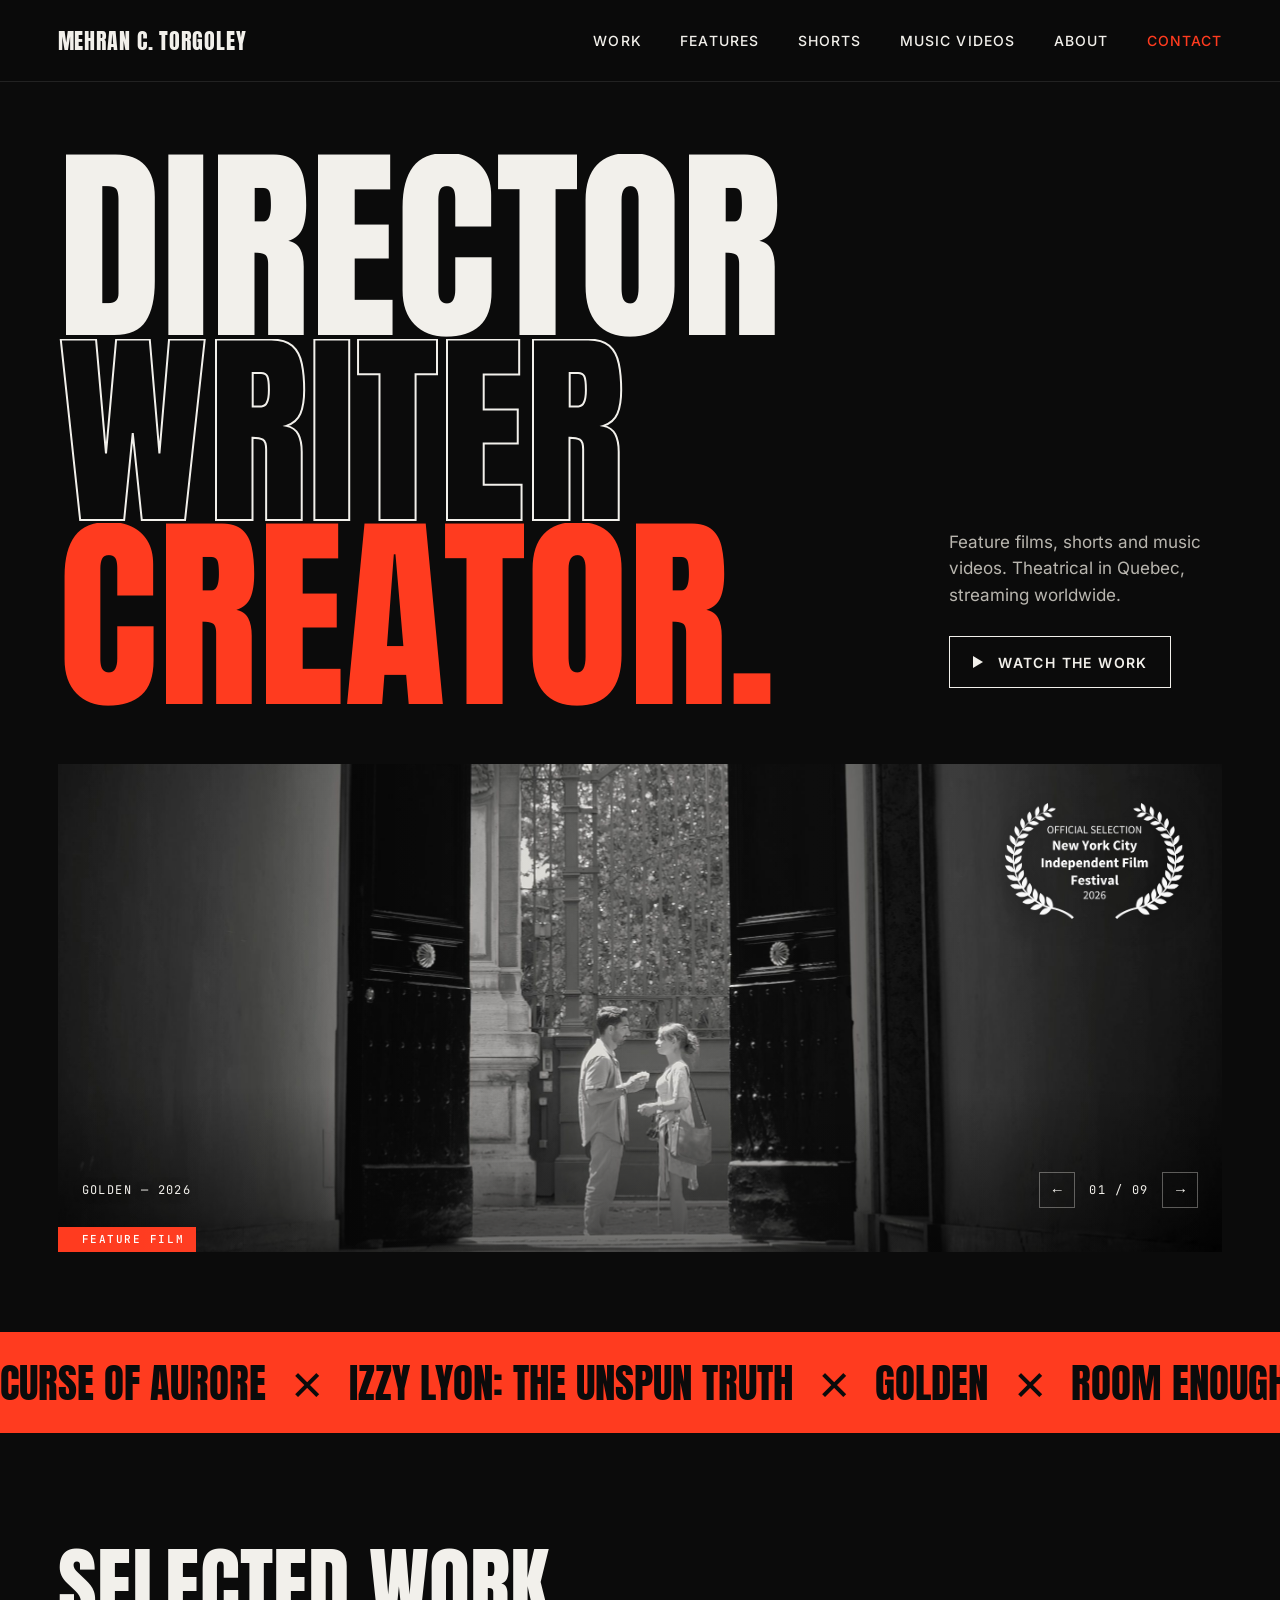
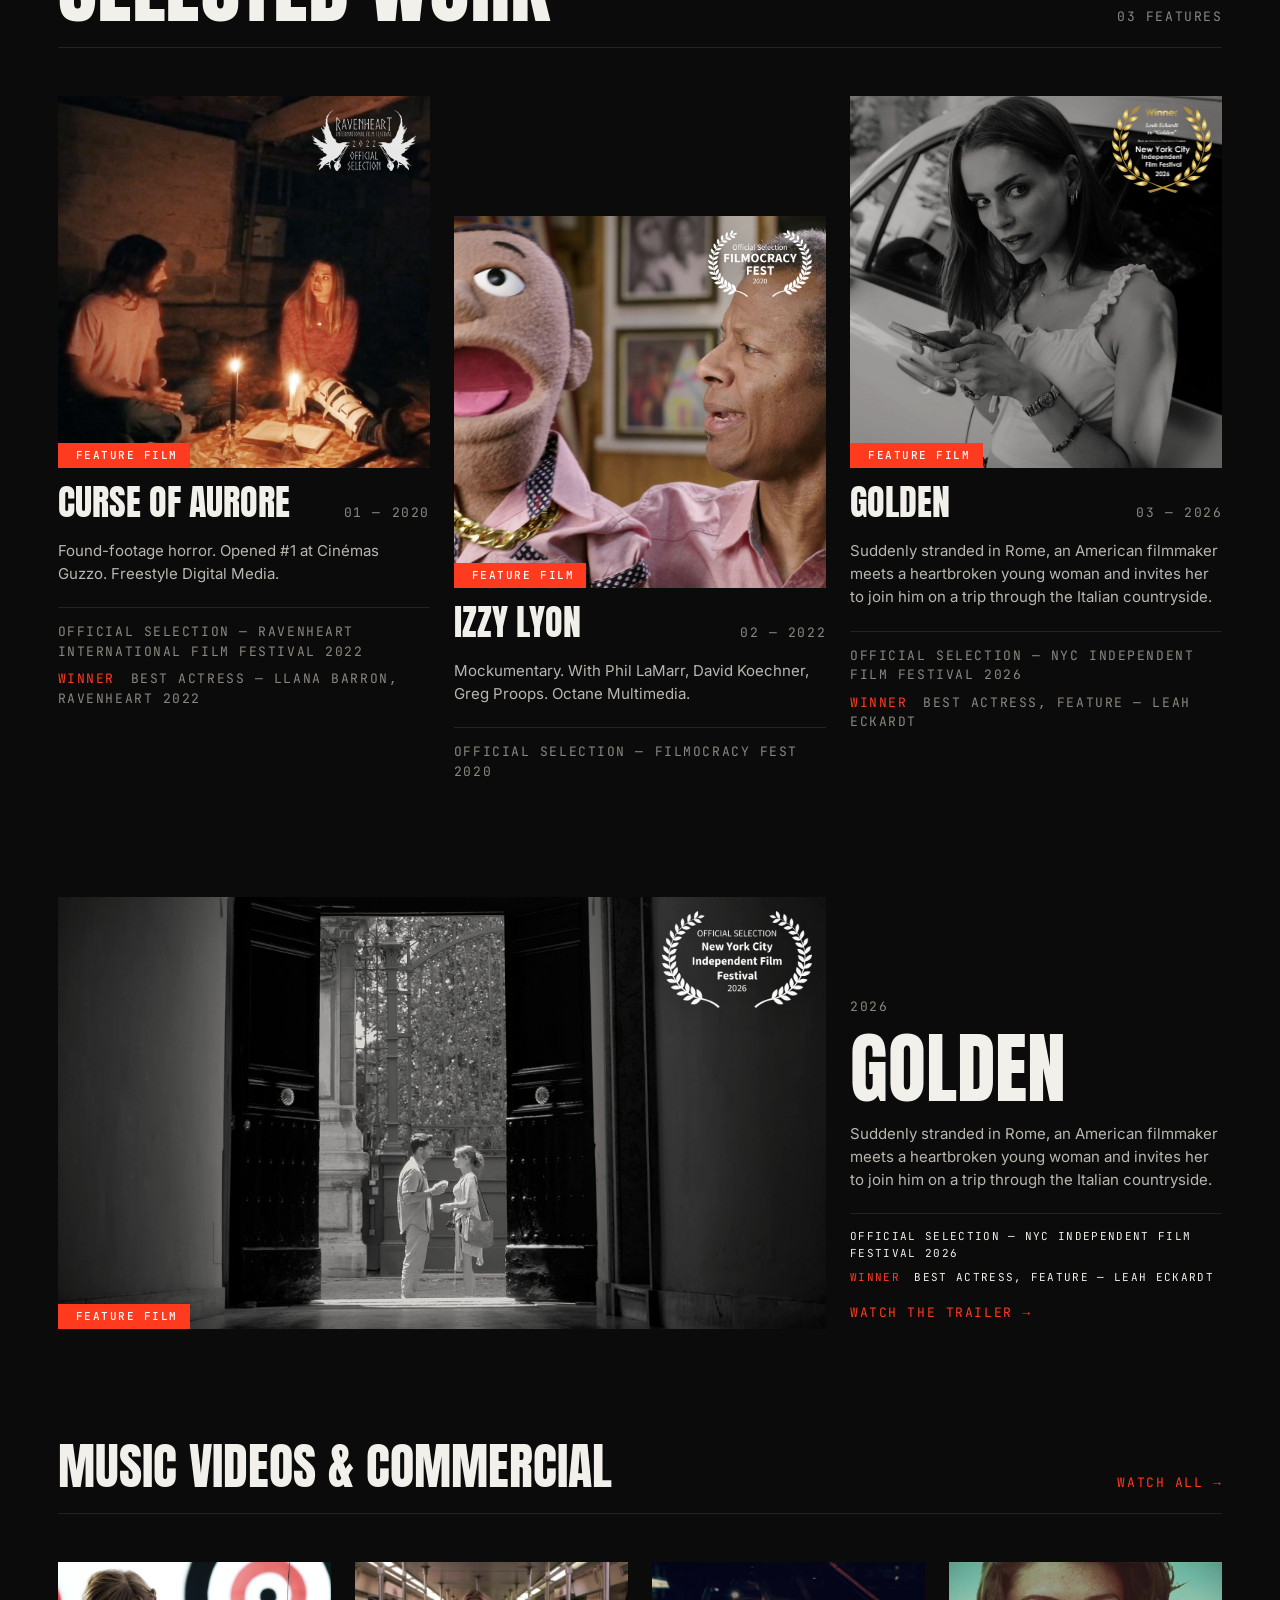
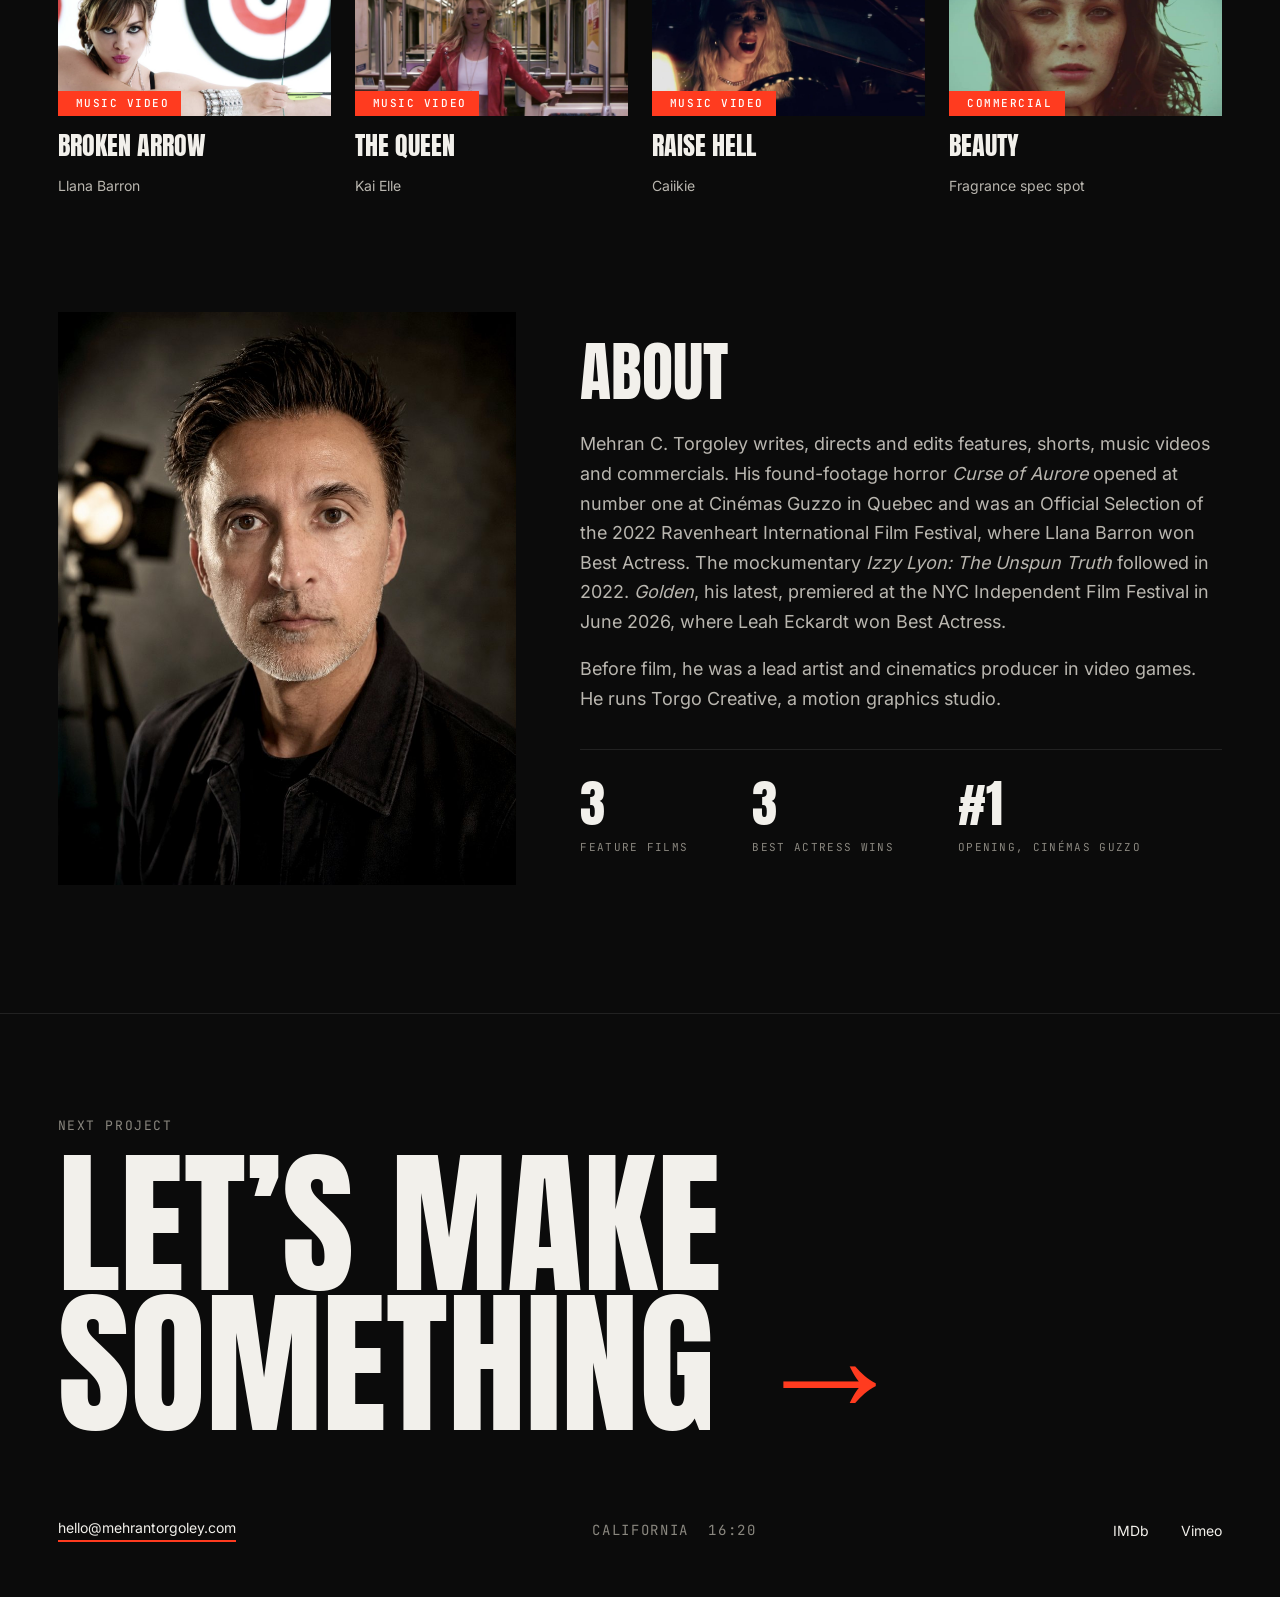
<file: index.html>
<!doctype html>
<html lang="en">
<head>
<meta charset="utf-8">
<meta name="viewport" content="width=device-width, initial-scale=1">
<title>Mehran C. Torgoley — Film Director &amp; Writer | Golden, Curse of Aurore</title>
<meta name="description" content="Southern California film director and writer Mehran C. Torgoley — feature films Golden, Curse of Aurore and Izzy Lyon: The Unspun Truth, award-winning shorts, music videos and commercials.">
<link rel="canonical" href="https://mehrantorgoley.com/">
<meta property="og:type" content="website">
<meta property="og:title" content="Mehran C. Torgoley — Film Director &amp; Writer">
<meta property="og:description" content="Feature films, award-winning shorts, music videos and commercials by director Mehran C. Torgoley.">
<meta property="og:url" content="https://mehrantorgoley.com/">
<meta property="og:image" content="https://mehrantorgoley.com/assets/img/golden-doorway-og.jpg">
<meta name="twitter:card" content="summary_large_image">
<meta name="theme-color" content="#0B0B0B">
<link rel="icon" href="/favicon.svg" type="image/svg+xml">
<link rel="preload" href="/assets/fonts/anton-latin-400-normal.woff2" as="font" type="font/woff2" crossorigin>
<link rel="stylesheet" href="/assets/css/site.css">
<!-- seo -->
<meta property="og:site_name" content="Mehran C. Torgoley">
<meta name="twitter:title" content="Mehran C. Torgoley — Film Director &amp; Writer | Golden, Curse of Aurore">
<meta name="twitter:description" content="Southern California film director and writer Mehran C. Torgoley — feature films Golden, Curse of Aurore and Izzy Lyon: The Unspun Truth, award-winning shorts, music videos and commercials.">
<meta name="twitter:image" content="https://mehrantorgoley.com/assets/img/golden-doorway-og.jpg">
<script type="application/ld+json">{"@context": "https://schema.org", "@graph": [{"@type": "Person", "@id": "https://mehrantorgoley.com/#person", "name": "Mehran C. Torgoley", "alternateName": ["Mehran Torgoley"], "jobTitle": "Film director, screenwriter and editor", "description": "Director and writer of feature films, short films, music videos and commercials, based in Southern California.", "url": "https://mehrantorgoley.com/", "image": "https://mehrantorgoley.com/assets/img/mehran-torgoley-headshot.jpg", "homeLocation": {"@type": "Place", "name": "Southern California"}, "email": "mailto:hello@mehrantorgoley.com", "knowsAbout": ["Film directing", "Screenwriting", "Film editing", "Music video direction", "Commercial production", "Motion graphics"], "sameAs": ["https://www.imdb.com/name/nm1977604/", "https://vimeo.com/numbir9"]}, {"@type": "WebSite", "@id": "https://mehrantorgoley.com/#website", "url": "https://mehrantorgoley.com/", "name": "Mehran C. Torgoley", "publisher": {"@id": "https://mehrantorgoley.com/#person"}}]}</script>
<!-- /seo -->
</head>
<body>
<a class="skip" href="#main">Skip to content</a>

<header class="site-header">
  <a class="brand" href="/">MEHRAN C. TORGOLEY</a>
  <button class="menu-btn" aria-label="Menu" aria-expanded="false" aria-controls="nav"><span></span><span></span></button>
  <nav class="nav" id="nav">
    <a href="#work">Work</a><a href="/features/">Features</a><a href="/shorts/">Shorts</a><a href="/music-videos/">Music videos</a><a href="#about">About</a><a href="/contact/" class="hot">Contact</a>
  </nav>
</header>

<main id="main">
  <section class="hero">
    <h1 class="display">
      <span class="mask"><span>Director</span></span>
      <span class="mask"><span class="outline">Writer</span></span>
      <span class="mask"><span style="color:var(--accent)">Creator.</span></span>
    </h1>
    <div class="hero-side fade">
      <p>Feature films, shorts and music videos. Theatrical in Quebec, streaming worldwide.</p>
      <a class="btn" href="/shorts/">
        <svg width="12" height="14" viewBox="0 0 12 14" aria-hidden="true"><path d="M1 1l10 6-10 6z" fill="currentColor"/></svg>
        Watch the work
      </a>
    </div>
  </section>

  <div class="reel carousel" aria-roledescription="carousel" aria-label="Selected projects">
    <a class="slide on" href="/work/golden/" data-cap="Golden — 2026" aria-label="Golden — view project"><img src="/assets/img/golden-doorway.jpg" alt="Golden — a couple talks in sunlight, framed by tall open doors" fetchpriority="high" style="object-position:50% 80%"><img class="laurel" src="/assets/img/laurel-nyciff-2026.png" alt="Official Selection, New York City Independent Film Festival 2026" width="800" height="518"><span class="ptag">Feature Film</span></a>
    <a class="slide" href="/work/curse-of-aurore/" data-cap="Curse of Aurore — 2020" aria-label="Curse of Aurore — view project" tabindex="-1"><img src="/assets/img/curse-of-aurore.jpg" alt="Curse of Aurore — two filmmakers hold a candlelit séance in a stone cellar" loading="lazy" style="object-position:50% 60%"><img class="laurel laurel-rh" src="/assets/img/laurel-ravenheart-2022.png" alt="Official Selection, Ravenheart International Film Festival 2022" width="600" height="351"><span class="ptag">Feature Film</span></a>
    <a class="slide" href="/work/izzy-lyon/" data-cap="Izzy Lyon — 2022" aria-label="Izzy Lyon: The Unspun Truth — view project" tabindex="-1"><img src="/assets/img/izzy-lyon.jpg" alt="Izzy Lyon — Phil LaMarr and his puppet in matching pink shirts" loading="lazy" style="object-position:50% 40%"><img class="laurel" src="/assets/img/laurel-filmocracy-2020.png" alt="Official Selection, Filmocracy Fest 2020" width="600" height="389"><span class="ptag">Feature Film</span></a>
    <a class="slide" href="/work/room-enough/" data-cap="Room Enough — 2010" aria-label="Room Enough — view project" tabindex="-1"><img src="/assets/img/room-enough.jpg" alt="Room Enough — a bare bulb on a pull chain in a dark room" loading="lazy" style="object-position:30% 50%"><img class="laurel" src="/assets/img/laurel-litchfield-2010.png" alt="Official Selection, Litchfield Hills Film Festival 2010" width="600" height="480"><span class="ptag">Short Film</span></a>
    <a class="slide" href="/work/dirty-laundry/" data-cap="Dirty Laundry — 2013" aria-label="Dirty Laundry — view project" tabindex="-1"><img src="/assets/img/dirty-laundry.jpg" alt="Dirty Laundry — a woman smokes beside a dryer’s round window" loading="lazy" style="object-position:50% 50%"><span class="ptag">Short Film</span></a>
    <a class="slide" href="/work/broken-arrow/" data-cap="Broken Arrow — Llana Barron" aria-label="Broken Arrow — view project" tabindex="-1"><img src="/assets/img/broken-arrow.jpg" alt="Broken Arrow — singer drawing a bow in front of a target" loading="lazy" style="object-position:50% 40%"><span class="ptag">Music Video</span></a>
    <a class="slide" href="/work/the-queen/" data-cap="The Queen — Kai Elle" aria-label="The Queen — view project" tabindex="-1"><img src="/assets/img/the-queen.jpg" alt="The Queen — singer in a red jacket in an empty subway car" loading="lazy" style="object-position:50% 50%"><span class="ptag">Music Video</span></a>
    <a class="slide" href="/work/raise-hell/" data-cap="Raise Hell — Caiikie" aria-label="Raise Hell — view project" tabindex="-1"><img src="/assets/img/raise-hell.jpg" alt="Raise Hell — singer screaming behind the wheel at night" loading="lazy" style="object-position:50% 50%"><span class="ptag">Music Video</span></a>
    <a class="slide" href="/work/already-gone/" data-cap="Already Gone — MCKNY ft. Bizzy Bone" aria-label="Already Gone — view project" tabindex="-1"><img src="/assets/img/already-gone.jpg" alt="Already Gone — a woman outside a white building with a blue door" loading="lazy" style="object-position:50% 50%"><span class="ptag">Music Video</span></a>
    <div class="scan"></div>
    <div class="cap mono"><span class="cap-t">Golden — 2026</span><span class="cnav"><button class="cprev" type="button" aria-label="Previous project">←</button><span class="ccount">01 / 09</span><button class="cnext" type="button" aria-label="Next project">→</button></span></div>
  </div>

  <nav class="marquee" aria-label="Projects">
    <div class="track">
      <span><a href="/work/curse-of-aurore/">Curse of Aurore</a> <i aria-hidden="true">✕</i> <a href="/work/izzy-lyon/">Izzy Lyon: The Unspun Truth</a> <i aria-hidden="true">✕</i> <a href="/work/golden/">Golden</a> <i aria-hidden="true">✕</i> <a href="/shorts/#room-enough">Room Enough</a> <i aria-hidden="true">✕</i> <a href="/shorts/#dirty-laundry">Dirty Laundry</a> <i aria-hidden="true">✕</i> <a href="/shorts/#committed">Committed</a> <i aria-hidden="true">✕</i> <a href="/shorts/#run">Run</a> <i aria-hidden="true">✕</i></span>
      <span aria-hidden="true"><a href="/work/curse-of-aurore/" tabindex="-1">Curse of Aurore</a> <i aria-hidden="true">✕</i> <a href="/work/izzy-lyon/" tabindex="-1">Izzy Lyon: The Unspun Truth</a> <i aria-hidden="true">✕</i> <a href="/work/golden/" tabindex="-1">Golden</a> <i aria-hidden="true">✕</i> <a href="/shorts/#room-enough" tabindex="-1">Room Enough</a> <i aria-hidden="true">✕</i> <a href="/shorts/#dirty-laundry" tabindex="-1">Dirty Laundry</a> <i aria-hidden="true">✕</i> <a href="/shorts/#committed" tabindex="-1">Committed</a> <i aria-hidden="true">✕</i> <a href="/shorts/#run" tabindex="-1">Run</a> <i aria-hidden="true">✕</i></span>
    </div>
  </nav>

  <section class="sec" id="work">
    <div class="sec-head">
      <h2 class="display">Selected work</h2>
      <span class="mono">03 features</span>
    </div>
    <div class="features">
      <a class="card reveal" href="/work/curse-of-aurore/">
        <div class="frame"><img src="/assets/img/curse-of-aurore.jpg" alt="Curse of Aurore — two filmmakers hold a candlelit séance in a stone cellar" loading="lazy" style="object-position:18% 50%"><img class="laurel" src="/assets/img/laurel-ravenheart-2022.png" alt="" width="600" height="351"><span class="ptag">Feature Film</span></div>
        <div class="row"><h3 class="ttl display" style="margin:0">Curse of Aurore</h3><span class="mono">01 — 2020</span></div>
        <p>Found-footage horror. Opened #1 at Cinémas Guzzo. Freestyle Digital Media.</p>
        <ul class="laurels mono">
          <li>Official Selection — Ravenheart International Film Festival 2022</li>
          <li><span>Winner</span> Best Actress — Llana Barron, Ravenheart 2022</li>
        </ul>
      </a>
      <a class="card reveal" href="/work/izzy-lyon/">
        <div class="frame"><img src="/assets/img/izzy-lyon.jpg" alt="Izzy Lyon — Phil LaMarr and his puppet in matching pink shirts" loading="lazy"><img class="laurel" src="/assets/img/laurel-filmocracy-2020.png" alt="" width="600" height="389"><span class="ptag">Feature Film</span></div>
        <div class="row"><h3 class="ttl display" style="margin:0">Izzy Lyon</h3><span class="mono">02 — 2022</span></div>
        <p>Mockumentary. With Phil LaMarr, David Koechner, Greg Proops. Octane Multimedia.</p>
        <ul class="laurels mono">
          <li>Official Selection — Filmocracy Fest 2020</li>
        </ul>
      </a>
      <a class="card reveal" href="/work/golden/">
        <div class="frame"><img src="/assets/img/golden-leah.jpg" alt="Golden — Leah Eckardt glances up from her phone beside a white car" loading="lazy" style="object-position:94% 50%"><img class="laurel laurel-award" src="/assets/img/laurel-nyciff-2026-best-actress.png" alt="" width="401" height="348"><span class="ptag">Feature Film</span></div>
        <div class="row"><h3 class="ttl display" style="margin:0">Golden</h3><span class="mono">03 — 2026</span></div>
        <p>Suddenly stranded in Rome, an American filmmaker meets a heartbroken young woman and invites her to join him on a trip through the Italian countryside.</p>
        <ul class="laurels mono">
          <li>Official Selection — NYC Independent Film Festival 2026</li>
          <li><span>Winner</span> Best Actress, Feature — Leah Eckardt</li>
        </ul>
      </a>
    </div>
  </section>

  <section class="sec">
    <a class="card featured-short reveal" data-fs href="/shorts/#room-enough">
      <div class="frame"><img src="/assets/img/room-enough.jpg" alt="Room Enough — a bare bulb on a pull chain in a dark room" loading="lazy"><img class="laurel" src="/assets/img/laurel-litchfield-2010.png" alt="" width="600" height="480"><span class="ptag">Short Film</span></div>
      <div class="txt">
        <span class="mono" style="font-size:13px;color:var(--dim)">2010</span>
        <span class="ttl display">Room<br>Enough</span>
        <p>Watching a clone with his exact memories—and none of his baggage—publish his book and live his life better than he ever could, a burnt-out diner worker confronts the quiet sting of becoming obsolete in his own skin.</p>
        <ul class="laurels mono"><li>Official Selection — Litchfield Hills Film Festival 2010</li></ul>
        <span class="mono" style="font-size:13px;color:var(--accent)">Watch the film →</span>
      </div>
    </a>
    <script type="application/json" id="fs-data">[{"tag": "Feature Film", "cta": "Watch the trailer", "href": "/work/golden/", "meta": "2026", "title": "Golden", "img": "/assets/img/golden-doorway.jpg", "pos": "50% 80%", "alt": "Golden — a couple talks in sunlight, framed by tall open doors", "laurel": "<img class=\"laurel\" src=\"/assets/img/laurel-nyciff-2026.png\" alt=\"\" width=\"800\" height=\"518\">", "log": "Suddenly stranded in Rome, an American filmmaker meets a heartbroken young woman and invites her to join him on a trip through the Italian countryside.", "honors": ["Official Selection — NYC Independent Film Festival 2026", "<span>Winner<\/span> Best Actress, Feature — Leah Eckardt"]}, {"tag": "Short Film", "cta": "Watch the film", "href": "/shorts/#room-enough", "meta": "2010", "title": "Room<br>Enough", "img": "/assets/img/room-enough.jpg", "pos": "30% 50%", "alt": "Room Enough — a bare bulb on a pull chain in a dark room", "laurel": "<img class=\"laurel\" src=\"/assets/img/laurel-litchfield-2010.png\" alt=\"\" width=\"600\" height=\"480\">", "log": "Watching a clone with his exact memories—and none of his baggage—publish his book and live his life better than he ever could, a burnt-out diner worker confronts the quiet sting of becoming obsolete in his own skin.", "honors": ["Official Selection — Litchfield Hills Film Festival 2010"]}, {"tag": "Music Video", "cta": "Watch the video", "log": "", "honors": [], "href": "/work/broken-arrow/", "meta": "Llana Barron", "title": "Broken<br>Arrow", "img": "/assets/img/broken-arrow.jpg", "pos": "50% 40%", "alt": "Broken Arrow — singer drawing a bow in front of a target", "laurel": ""}, {"tag": "Feature Film", "cta": "Watch the trailer", "href": "/work/curse-of-aurore/", "meta": "2020", "title": "Curse of<br>Aurore", "img": "/assets/img/curse-of-aurore.jpg", "pos": "40% 60%", "alt": "Curse of Aurore — two filmmakers hold a candlelit séance in a stone cellar", "laurel": "<img class=\"laurel\" src=\"/assets/img/laurel-ravenheart-2022.png\" alt=\"\" width=\"600\" height=\"351\">", "log": "A thumb drive from the dark web holds the last footage of three American filmmakers who went to rural Quebec to research a century-old child murder.", "honors": ["Official Selection — Ravenheart International Film Festival 2022", "<span>Winner<\/span> Best Actress — Llana Barron, Ravenheart 2022"]}, {"tag": "Short Film", "cta": "Watch the film", "href": "/shorts/#dirty-laundry", "meta": "2013", "title": "Dirty<br>Laundry", "img": "/assets/img/dirty-laundry.jpg", "pos": "50% 50%", "alt": "Dirty Laundry — a woman smokes beside a dryer’s round window", "laurel": "", "log": "Beneath the sterile hum of a laundry room, a sharp-dressed woman cleans away evidence of…something, and methodically crosses another name off a hit list.", "honors": []}, {"tag": "Music Video", "cta": "Watch the video", "log": "", "honors": [], "href": "/work/the-queen/", "meta": "Kai Elle", "title": "The<br>Queen", "img": "/assets/img/the-queen.jpg", "pos": "50% 50%", "alt": "The Queen — singer in a red jacket in an empty subway car", "laurel": ""}, {"tag": "Feature Film", "cta": "Watch the trailer", "href": "/work/izzy-lyon/", "meta": "2022", "title": "Izzy<br>Lyon", "img": "/assets/img/izzy-lyon.jpg", "pos": "50% 40%", "alt": "Izzy Lyon — Phil LaMarr and his puppet in matching pink shirts", "laurel": "<img class=\"laurel\" src=\"/assets/img/laurel-filmocracy-2020.png\" alt=\"\" width=\"600\" height=\"389\">", "log": "Twenty years after the world’s greatest sign spinner vanished, his most devoted fans band together to restore his legacy.", "honors": ["Official Selection — Filmocracy Fest 2020"]}, {"tag": "Short Film", "cta": "Watch the film", "href": "/shorts/#committed", "meta": "2014", "title": "Committed", "img": "https://i.ytimg.com/vi/dMRJ8rq0O98/hqdefault.jpg", "pos": "50% 50%", "alt": "Committed", "laurel": "<div class=\"lstack\"><img class=\"laurel\" src=\"/assets/img/laurel-boston-2014.png\" alt=\"\" width=\"519\" height=\"290\"><img class=\"laurel\" src=\"/assets/img/laurel-lacfh-2013-merit.png\" alt=\"\" width=\"293\" height=\"158\"><\/div>", "log": "In 1951, a compassionate nurse inside a women's asylum—ruled by archaic treatments and rigid hierarchy—fights to prove a patient doesn't belong there, pitting herself against the ruthless head nurse and skeptical head psychiatrist.", "honors": ["<span>Winner<\/span> Award of Merit — LA Cinema Festival of Hollywood 2013", "Official Selection — 30th Boston Film Festival 2014", "<span>Winner<\/span> Best Actress in a Short Film — Llana Barron, Boston 2014"]}, {"tag": "Music Video", "cta": "Watch the video", "log": "", "honors": [], "href": "/work/raise-hell/", "meta": "Caiikie", "title": "Raise<br>Hell", "img": "/assets/img/raise-hell.jpg", "pos": "50% 50%", "alt": "Raise Hell — singer screaming behind the wheel at night", "laurel": ""}, {"tag": "Short Film", "cta": "Watch the film", "href": "/shorts/#run", "meta": "2013", "title": "Run", "img": "/assets/img/run.jpg", "pos": "60% 50%", "alt": "Run — a sweat-soaked man in a high-tech training room", "laurel": "<img class=\"laurel\" src=\"/assets/img/laurel-hollyshorts-2013.png\" alt=\"\" width=\"801\" height=\"506\">", "log": "A man flees a gunman through an empty train depot.", "honors": ["Official Selection — HollyShorts Film Festival 2013"]}, {"tag": "Music Video", "cta": "Watch the video", "log": "", "honors": ["Official Selection — Litchfield Hills Film Festival 2011"], "href": "/music-videos/", "meta": "Llana Barron", "title": "Haunted<br>Memories", "img": "/assets/img/haunted-memories.jpg", "pos": "50% 40%", "alt": "Haunted Memories — dancers in torn white costumes on a dark stage", "laurel": "<img class=\"laurel\" src=\"/assets/img/laurel-litchfield-2011.png\" alt=\"\" width=\"600\" height=\"480\">"}, {"tag": "Music Video", "cta": "Watch the video", "log": "", "honors": [], "href": "/work/already-gone/", "meta": "MCKNY ft. Bizzy Bone", "title": "Already<br>Gone", "img": "/assets/img/already-gone.jpg", "pos": "50% 50%", "alt": "Already Gone — a woman outside a white building with a blue door", "laurel": ""}]</script>
  </section>

  <section class="sec">
    <div class="sec-head">
      <h2 class="display sm">Music videos &amp; commercial</h2>
      <a class="mono" href="/music-videos/" style="color:var(--accent)">Watch all →</a>
    </div>
    <div class="mv-row">
      <a class="card reveal" href="/music-videos/"><div class="frame"><img src="/assets/img/broken-arrow.jpg" alt="Broken Arrow — singer drawing a bow in front of a target" loading="lazy"><span class="ptag">Music Video</span></div><span class="ttl display">Broken Arrow</span><p>Llana Barron</p></a>
      <a class="card reveal" href="/music-videos/"><div class="frame"><img src="/assets/img/the-queen.jpg" alt="The Queen — singer in a red jacket in an empty subway car" loading="lazy"><span class="ptag">Music Video</span></div><span class="ttl display">The Queen</span><p>Kai Elle</p></a>
      <a class="card reveal" href="/music-videos/"><div class="frame"><img src="/assets/img/raise-hell.jpg" alt="Raise Hell — singer screaming behind the wheel at night" loading="lazy"><span class="ptag">Music Video</span></div><span class="ttl display">Raise Hell</span><p>Caiikie</p></a>
      <a class="card reveal" href="/music-videos/#commercial"><div class="frame"><img src="/assets/img/ck-beauty.jpg" alt="Beauty — close portrait of a model in desert wind" loading="lazy"><span class="ptag">Commercial</span></div><span class="ttl display">Beauty</span><p>Fragrance spec spot</p></a>
    </div>
  </section>

  <section class="sec" id="about">
    <div class="about about-a reveal">
      <figure class="headshot"><img src="/assets/img/mehran-torgoley-headshot.jpg" alt="Mehran C. Torgoley" width="900" height="1125" loading="lazy"></figure>
      <div class="about-body">
        <h2 class="display">About</h2>
        <div class="copy">
        <p>Mehran C. Torgoley writes, directs and edits features, shorts, music videos and commercials. His found-footage horror <em>Curse of Aurore</em> opened at number one at Cinémas Guzzo in Quebec and was an Official Selection of the 2022 Ravenheart International Film Festival, where Llana Barron won Best Actress. The mockumentary <em>Izzy Lyon: The Unspun Truth</em> followed in 2022. <em>Golden</em>, his latest, premiered at the NYC Independent Film Festival in June 2026, where Leah Eckardt won Best Actress.</p>
        <p>Before film, he was a lead artist and cinematics producer in video games. He runs Torgo Creative, a motion graphics studio.</p>
        </div>
        <ul class="stats">
          <li><b>3</b><span class="mono">Feature films</span></li>
          <li><b>3</b><span class="mono">Best Actress wins</span></li>
          <li><b>#1</b><span class="mono">Opening, Cinémas Guzzo</span></li>
        </ul>
      </div>
    </div>
  </section>
</main>

<footer class="contact" id="contact">
  <p class="mono" style="margin:0 0 20px;font-size:13px;color:var(--dim)">Next project</p>
  <a class="big display" href="/contact/">Let’s make<br>something <span class="arrow">→</span></a>
  <div class="foot">
    <a class="mail" href="mailto:hello@mehrantorgoley.com">hello@mehrantorgoley.com</a>
    <span class="mono" data-clock>California</span>
    <span class="links"><a href="https://www.imdb.com/name/nm1977604/" rel="noopener">IMDb</a><a href="https://vimeo.com/numbir9" rel="noopener">Vimeo</a></span>
  </div>
</footer>

<script src="/assets/js/site.js"></script>
</body>
</html>
</file>
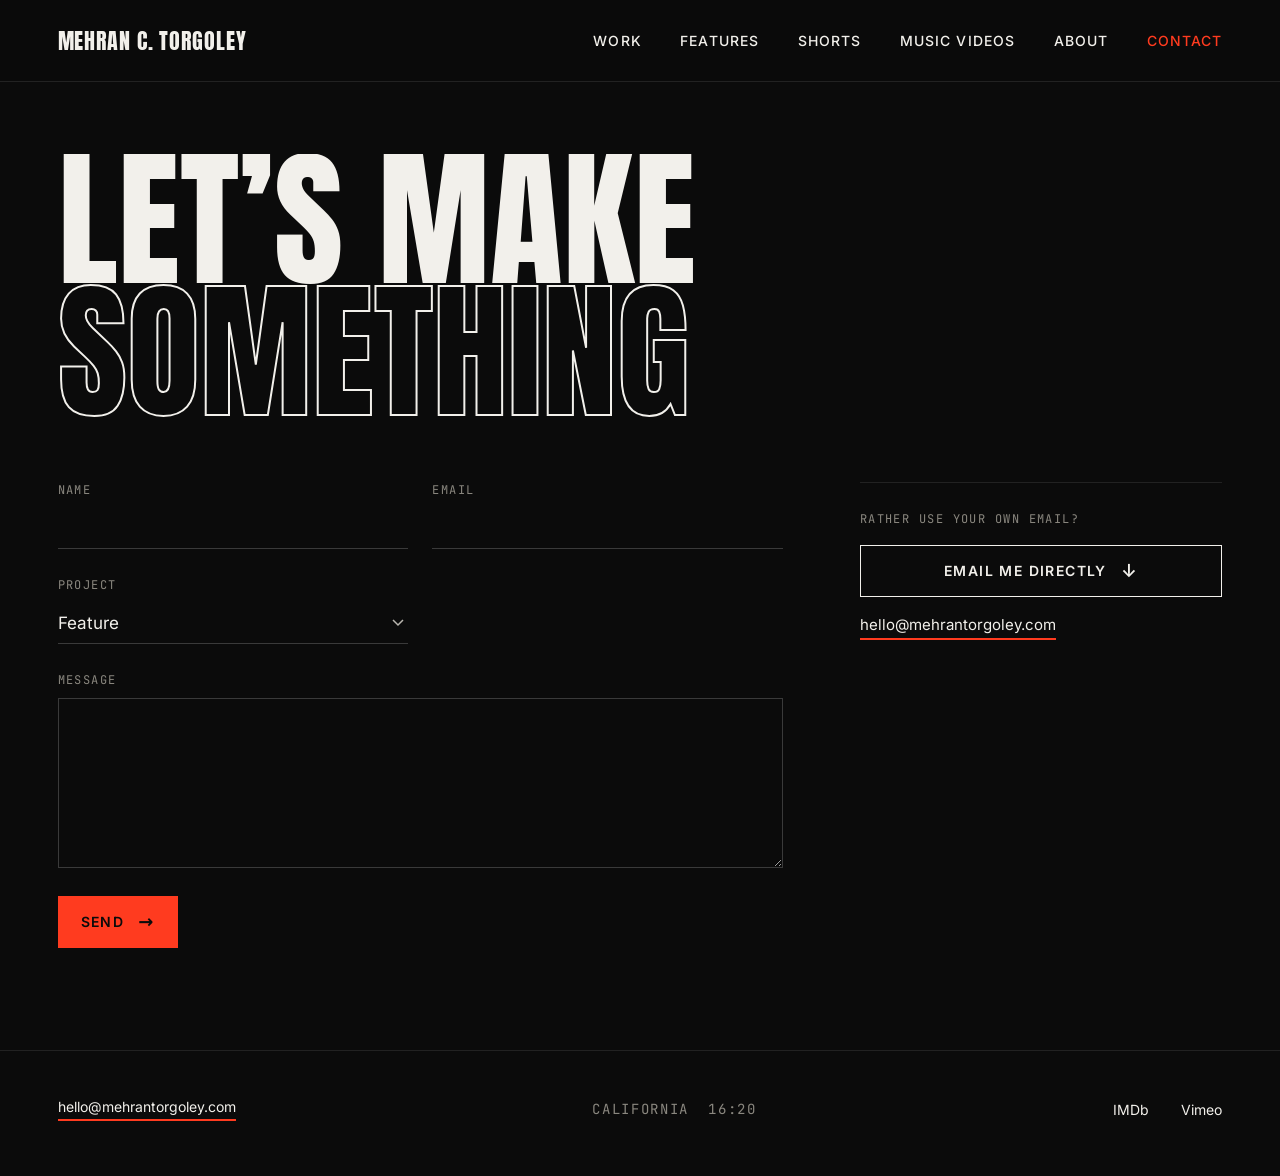
<file: contact/index.html>
<!doctype html>
<html lang="en">
<head>
<meta charset="utf-8">
<meta name="viewport" content="width=device-width, initial-scale=1">
<title>Contact — Hire Director Mehran C. Torgoley</title>
<meta name="description" content="Get in touch with director Mehran C. Torgoley about features, shorts, music videos and commercials.">
<link rel="canonical" href="https://mehrantorgoley.com/contact/">
<meta property="og:title" content="Contact — Mehran C. Torgoley">
<meta property="og:image" content="https://mehrantorgoley.com/assets/img/golden-doorway-og.jpg">
<meta name="twitter:card" content="summary_large_image">
<meta name="theme-color" content="#0B0B0B">
<link rel="icon" href="/favicon.svg" type="image/svg+xml">
<link rel="preload" href="/assets/fonts/anton-latin-400-normal.woff2" as="font" type="font/woff2" crossorigin>
<link rel="stylesheet" href="/assets/css/site.css">
<!-- seo -->
<meta property="og:site_name" content="Mehran C. Torgoley">
<meta property="og:url" content="https://mehrantorgoley.com/contact/">
<meta property="og:description" content="Get in touch with director Mehran C. Torgoley about features, shorts, music videos and commercials.">
<meta property="og:type" content="website">
<meta name="twitter:title" content="Contact — Hire Director Mehran C. Torgoley">
<meta name="twitter:description" content="Get in touch with director Mehran C. Torgoley about features, shorts, music videos and commercials.">
<meta name="twitter:image" content="https://mehrantorgoley.com/assets/img/golden-doorway-og.jpg">
<!-- /seo -->
</head>
<body>
<a class="skip" href="#main">Skip to content</a>

<header class="site-header">
  <a class="brand" href="/">MEHRAN C. TORGOLEY</a>
  <button class="menu-btn" aria-label="Menu" aria-expanded="false" aria-controls="nav"><span></span><span></span></button>
  <nav class="nav" id="nav">
    <a href="/#work">Work</a><a href="/features/">Features</a><a href="/shorts/">Shorts</a><a href="/music-videos/">Music videos</a><a href="/#about">About</a><a href="/contact/" aria-current="page">Contact</a>
  </nav>
</header>

<main id="main">
  <section class="page-head">
    <h1 class="display"><span class="mask"><span>Let’s make <span class="outline">something</span></span></span></h1>
  </section>

  <section class="wrap contact-page">
    <form class="cform" id="cform" action="https://formsubmit.co/hello@mehrantorgoley.com" method="POST" novalidate>
      <div class="field">
        <label for="f-name" class="mono">Name</label>
        <input id="f-name" name="name" type="text" autocomplete="name" required>
      </div>
      <div class="field">
        <label for="f-email" class="mono">Email</label>
        <input id="f-email" name="email" type="email" autocomplete="email" required>
      </div>
      <div class="field">
        <label for="f-type" class="mono">Project</label>
        <select id="f-type" name="project">
          <option>Feature</option>
          <option>Short film</option>
          <option>Music video</option>
          <option>Commercial</option>
          <option>Something else</option>
        </select>
      </div>
      <div class="field wide">
        <label for="f-msg" class="mono">Message</label>
        <textarea id="f-msg" name="message" rows="7" required></textarea>
      </div>
      <input type="text" name="_honey" class="hp" tabindex="-1" autocomplete="off" aria-hidden="true">
      <input type="hidden" name="_subject" value="New inquiry — mehrantorgoley.com">
      <input type="hidden" name="_captcha" value="false">
      <input type="hidden" name="_template" value="table">
      <input type="hidden" name="_next" value="https://mehrantorgoley.com/contact/?sent=1">
      <div class="form-foot wide">
        <button class="btn btn-solid" type="submit">Send <span class="arrow">→</span></button>
        <p class="form-status mono" role="status" aria-live="polite"></p>
      </div>
    </form>

    <aside class="direct">
      <p class="mono">Rather use your own email?</p>
      <div class="picker">
        <button class="btn picker-btn" type="button" aria-expanded="false" aria-controls="picker-menu">Email me directly <span class="arrow" aria-hidden="true">↓</span></button>
        <ul class="picker-menu" id="picker-menu" hidden>
          <li><a href="https://mail.google.com/mail/?view=cm&amp;fs=1&amp;to=hello@mehrantorgoley.com&amp;su=Project%20inquiry" target="_blank" rel="noopener">Gmail <span>↗</span></a></li>
          <li><a href="https://outlook.office.com/mail/deeplink/compose?to=hello@mehrantorgoley.com&amp;subject=Project%20inquiry" target="_blank" rel="noopener">Outlook <span>↗</span></a></li>
          <li><a href="https://compose.mail.yahoo.com/?to=hello@mehrantorgoley.com&amp;subject=Project%20inquiry" target="_blank" rel="noopener">Yahoo Mail <span>↗</span></a></li>
          <li><a href="mailto:hello@mehrantorgoley.com?subject=Project%20inquiry" data-nocopy>Mail app on this device <span>↗</span></a></li>
          <li><button type="button" class="copy-addr">Copy address <span>⧉</span></button></li>
        </ul>
      </div>
      <p class="alt"><a class="mail" href="mailto:hello@mehrantorgoley.com">hello@mehrantorgoley.com</a></p>
    </aside>
  </section>
</main>

<footer class="contact contact-slim" id="contact">
  <div class="foot">
    <a class="mail" href="mailto:hello@mehrantorgoley.com">hello@mehrantorgoley.com</a>
    <span class="mono" data-clock>California</span>
    <span class="links"><a href="https://www.imdb.com/name/nm1977604/" rel="noopener">IMDb</a><a href="https://vimeo.com/numbir9" rel="noopener">Vimeo</a></span>
  </div>
</footer>

<script src="/assets/js/site.js"></script>
</body>
</html>
</file>
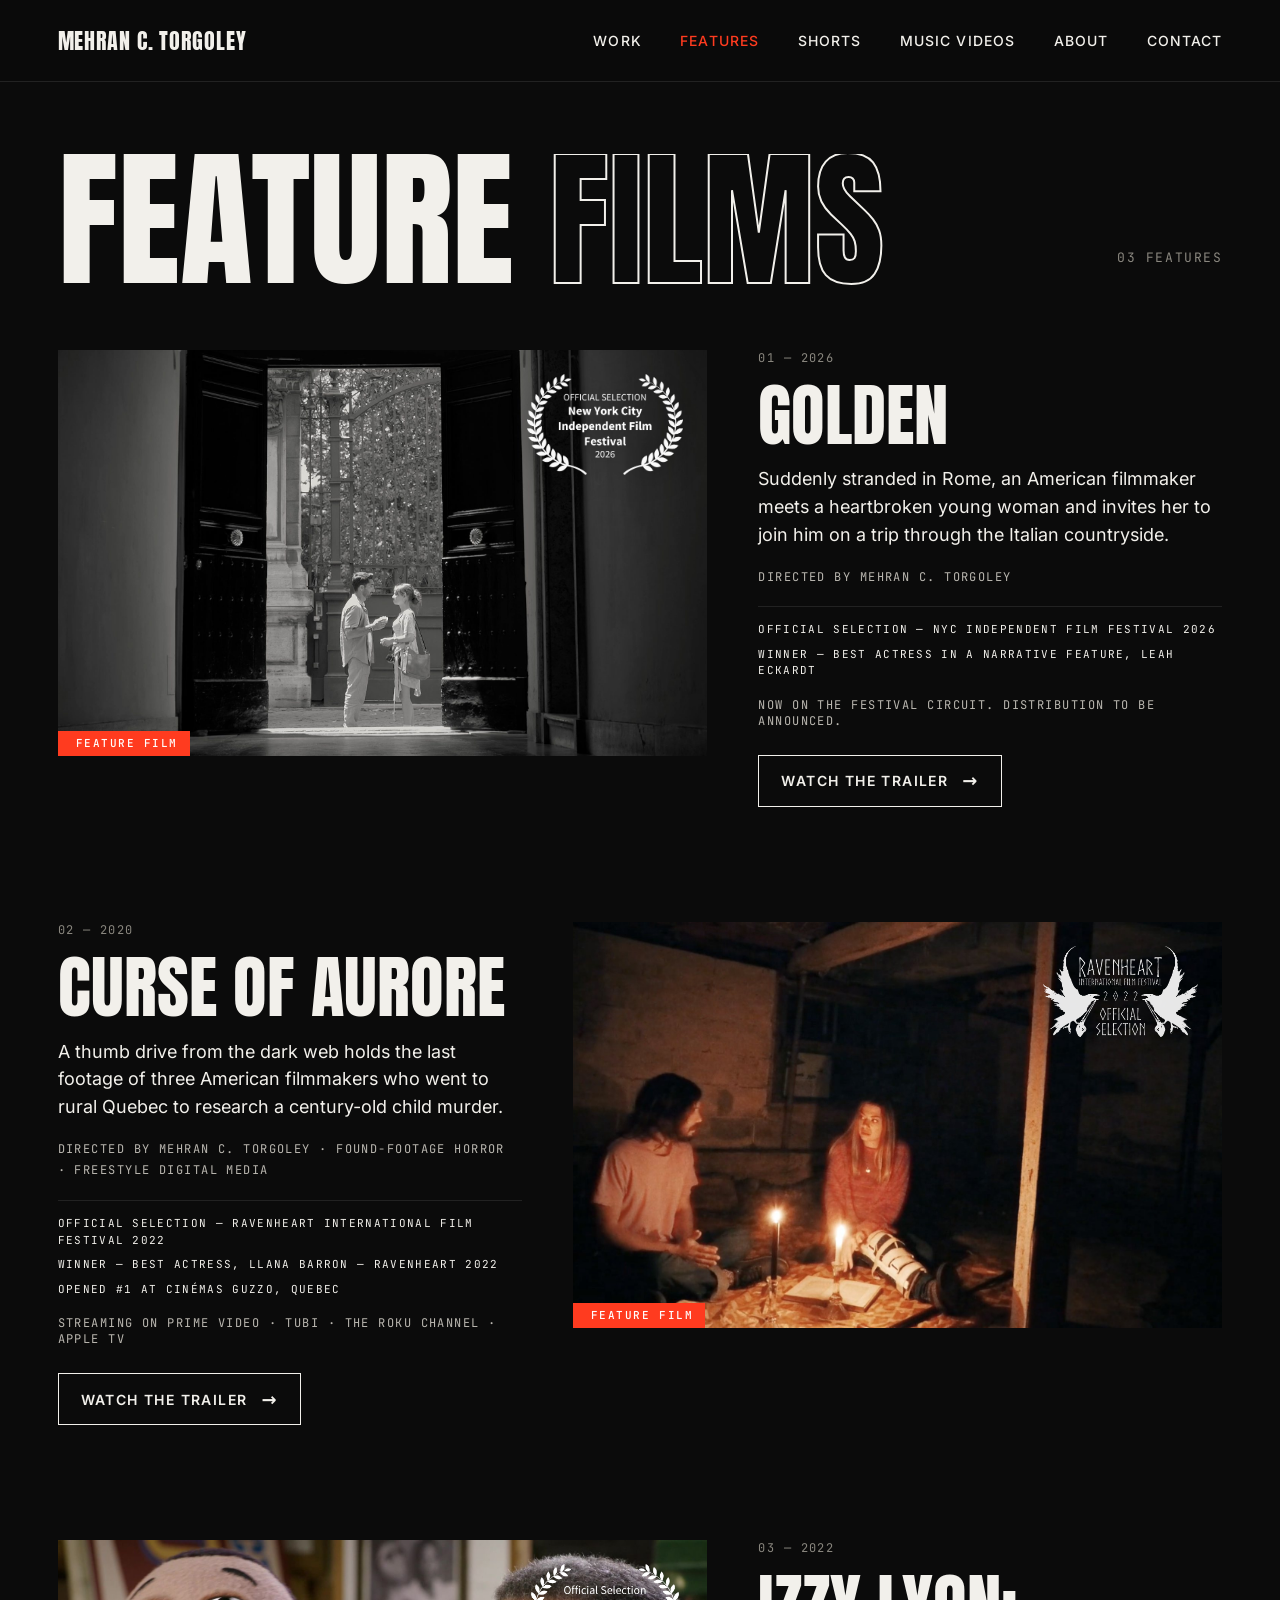
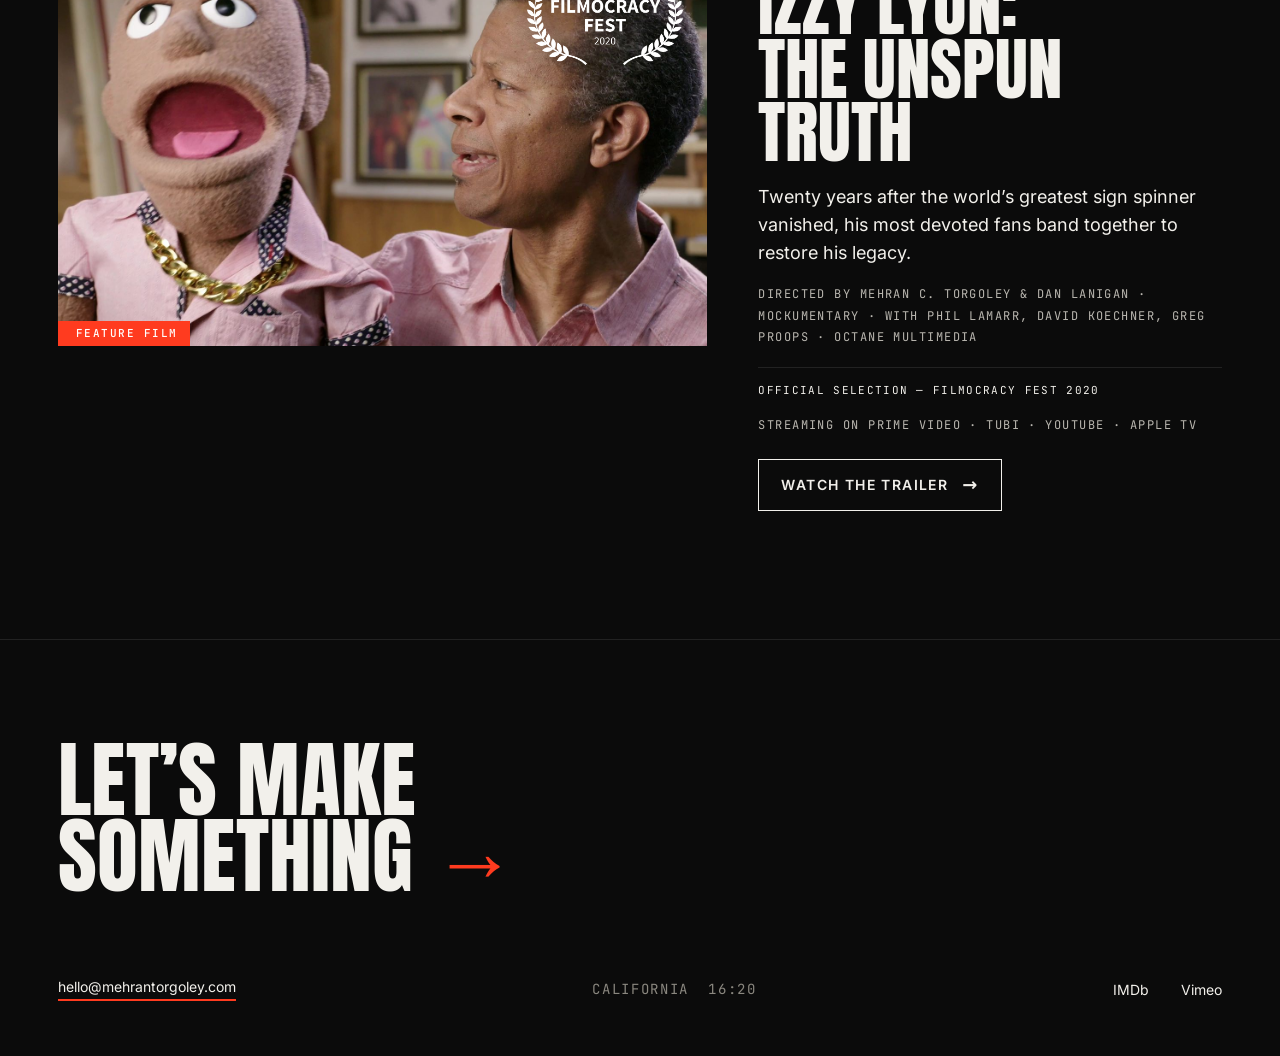
<file: features/index.html>
<!doctype html>
<html lang="en">
<head>
<meta charset="utf-8">
<meta name="viewport" content="width=device-width, initial-scale=1">
<title>Feature Films — Golden, Curse of Aurore, Izzy Lyon | Mehran C. Torgoley</title>
<meta name="description" content="Feature films directed by Mehran C. Torgoley: Curse of Aurore, Izzy Lyon: The Unspun Truth and Golden.">
<link rel="canonical" href="https://mehrantorgoley.com/features/">
<meta property="og:title" content="Feature Films — Mehran C. Torgoley">
<meta property="og:image" content="https://mehrantorgoley.com/assets/img/golden-doorway-og.jpg">
<meta name="twitter:card" content="summary_large_image">
<meta name="theme-color" content="#0B0B0B">
<link rel="icon" href="/favicon.svg" type="image/svg+xml">
<link rel="preload" href="/assets/fonts/anton-latin-400-normal.woff2" as="font" type="font/woff2" crossorigin>
<link rel="stylesheet" href="/assets/css/site.css">
<!-- seo -->
<meta property="og:site_name" content="Mehran C. Torgoley">
<meta property="og:url" content="https://mehrantorgoley.com/features/">
<meta property="og:description" content="Feature films directed by Mehran C. Torgoley: Curse of Aurore, Izzy Lyon: The Unspun Truth and Golden.">
<meta property="og:type" content="website">
<meta name="twitter:title" content="Feature Films — Golden, Curse of Aurore, Izzy Lyon | Mehran C. Torgoley">
<meta name="twitter:description" content="Feature films directed by Mehran C. Torgoley: Curse of Aurore, Izzy Lyon: The Unspun Truth and Golden.">
<meta name="twitter:image" content="https://mehrantorgoley.com/assets/img/golden-doorway-og.jpg">
<script type="application/ld+json">{"@context": "https://schema.org", "@type": "CollectionPage", "name": "Feature Films — Golden, Curse of Aurore, Izzy Lyon | Mehran C. Torgoley", "url": "https://mehrantorgoley.com/features/", "about": {"@id": "https://mehrantorgoley.com/#person"}, "hasPart": [{"@type": "CreativeWork", "name": "Golden", "url": "https://mehrantorgoley.com/work/golden/"}, {"@type": "CreativeWork", "name": "Curse of Aurore", "url": "https://mehrantorgoley.com/work/curse-of-aurore/"}, {"@type": "CreativeWork", "name": "Izzy Lyon: The Unspun Truth", "url": "https://mehrantorgoley.com/work/izzy-lyon/"}]}</script>
<!-- /seo -->
</head>
<body>
<a class="skip" href="#main">Skip to content</a>

<header class="site-header">
  <a class="brand" href="/">MEHRAN C. TORGOLEY</a>
  <button class="menu-btn" aria-label="Menu" aria-expanded="false" aria-controls="nav"><span></span><span></span></button>
  <nav class="nav" id="nav">
    <a href="/#work">Work</a><a href="/features/" aria-current="page">Features</a><a href="/shorts/">Shorts</a><a href="/music-videos/">Music videos</a><a href="/#about">About</a><a href="/contact/">Contact</a>
  </nav>
</header>

<main id="main">
  <section class="page-head">
    <h1 class="display"><span class="mask"><span>Feature <span class="outline">films</span></span></span></h1>
    <span class="mono">03 features</span>
  </section>

  <section class="wrap features-list">
    <article class="feature-row reveal">
      <a class="fstill" href="/work/golden/" aria-label="Golden"><img src="/assets/img/golden-doorway.jpg" alt="Golden — a couple talks in sunlight, framed by tall open doors" loading="eager" style="object-position:50% 80%"><img class="laurel" src="/assets/img/laurel-nyciff-2026.png" alt="Official Selection, New York City Independent Film Festival 2026" width="800" height="518"><span class="ptag">Feature Film</span></a>
      <div class="ftext">
        <span class="mono fnum">01 — 2026</span>
        <h2 class="display"><a href="/work/golden/">Golden</a></h2>
        <p class="logline">Suddenly stranded in Rome, an American filmmaker meets a heartbroken young woman and invites her to join him on a trip through the Italian countryside.</p>
        <p class="credit mono">Directed by Mehran C. Torgoley</p>
        <ul class="laurels mono"><li>Official Selection — NYC Independent Film Festival 2026</li><li>Winner — Best Actress in a Narrative Feature, Leah Eckardt</li></ul>
        <p class="fwhere mono">Now on the festival circuit. Distribution to be announced.</p>
        <a class="btn" href="/work/golden/">Watch the trailer <span class="arrow">→</span></a>
      </div>
    </article>
    <article class="feature-row reveal">
      <a class="fstill" href="/work/curse-of-aurore/" aria-label="Curse of Aurore"><img src="/assets/img/curse-of-aurore.jpg" alt="Curse of Aurore — two filmmakers hold a candlelit séance in a stone cellar" loading="lazy" style="object-position:50% 60%"><img class="laurel laurel-rh" src="/assets/img/laurel-ravenheart-2022.png" alt="Official Selection, Ravenheart International Film Festival 2022" width="600" height="351"><span class="ptag">Feature Film</span></a>
      <div class="ftext">
        <span class="mono fnum">02 — 2020</span>
        <h2 class="display"><a href="/work/curse-of-aurore/">Curse of Aurore</a></h2>
        <p class="logline">A thumb drive from the dark web holds the last footage of three American filmmakers who went to rural Quebec to research a century-old child murder.</p>
        <p class="credit mono">Directed by Mehran C. Torgoley · Found-footage horror · Freestyle Digital Media</p>
        <ul class="laurels mono"><li>Official Selection — Ravenheart International Film Festival 2022</li><li>Winner — Best Actress, Llana Barron — Ravenheart 2022</li><li>Opened #1 at Cinémas Guzzo, Quebec</li></ul>
        <p class="fwhere mono">Streaming on Prime Video · Tubi · The Roku Channel · Apple TV</p>
        <a class="btn" href="/work/curse-of-aurore/">Watch the trailer <span class="arrow">→</span></a>
      </div>
    </article>
    <article class="feature-row reveal">
      <a class="fstill" href="/work/izzy-lyon/" aria-label="Izzy Lyon: The Unspun Truth"><img src="/assets/img/izzy-lyon.jpg" alt="Izzy Lyon — Phil LaMarr and his puppet in matching pink shirts" loading="lazy" style="object-position:50% 40%"><img class="laurel" src="/assets/img/laurel-filmocracy-2020.png" alt="Official Selection, Filmocracy Fest 2020" width="600" height="389"><span class="ptag">Feature Film</span></a>
      <div class="ftext">
        <span class="mono fnum">03 — 2022</span>
        <h2 class="display"><a href="/work/izzy-lyon/">Izzy Lyon:<br>The Unspun Truth</a></h2>
        <p class="logline">Twenty years after the world’s greatest sign spinner vanished, his most devoted fans band together to restore his legacy.</p>
        <p class="credit mono">Directed by Mehran C. Torgoley &amp; Dan Lanigan · Mockumentary · With Phil LaMarr, David Koechner, Greg Proops · Octane Multimedia</p>
        <ul class="laurels mono"><li>Official Selection — Filmocracy Fest 2020</li></ul>
        <p class="fwhere mono">Streaming on Prime Video · Tubi · YouTube · Apple TV</p>
        <a class="btn" href="/work/izzy-lyon/">Watch the trailer <span class="arrow">→</span></a>
      </div>
    </article>
  </section>
</main>

<footer class="contact" id="contact">
  <a class="big display" href="/contact/" style="font-size:clamp(56px,6.6vw,96px)">Let’s make<br>something <span class="arrow">→</span></a>
  <div class="foot">
    <a class="mail" href="mailto:hello@mehrantorgoley.com">hello@mehrantorgoley.com</a>
    <span class="mono" data-clock>California</span>
    <span class="links"><a href="https://www.imdb.com/name/nm1977604/" rel="noopener">IMDb</a><a href="https://vimeo.com/numbir9" rel="noopener">Vimeo</a></span>
  </div>
</footer>

<script src="/assets/js/site.js"></script>
</body>
</html>
</file>
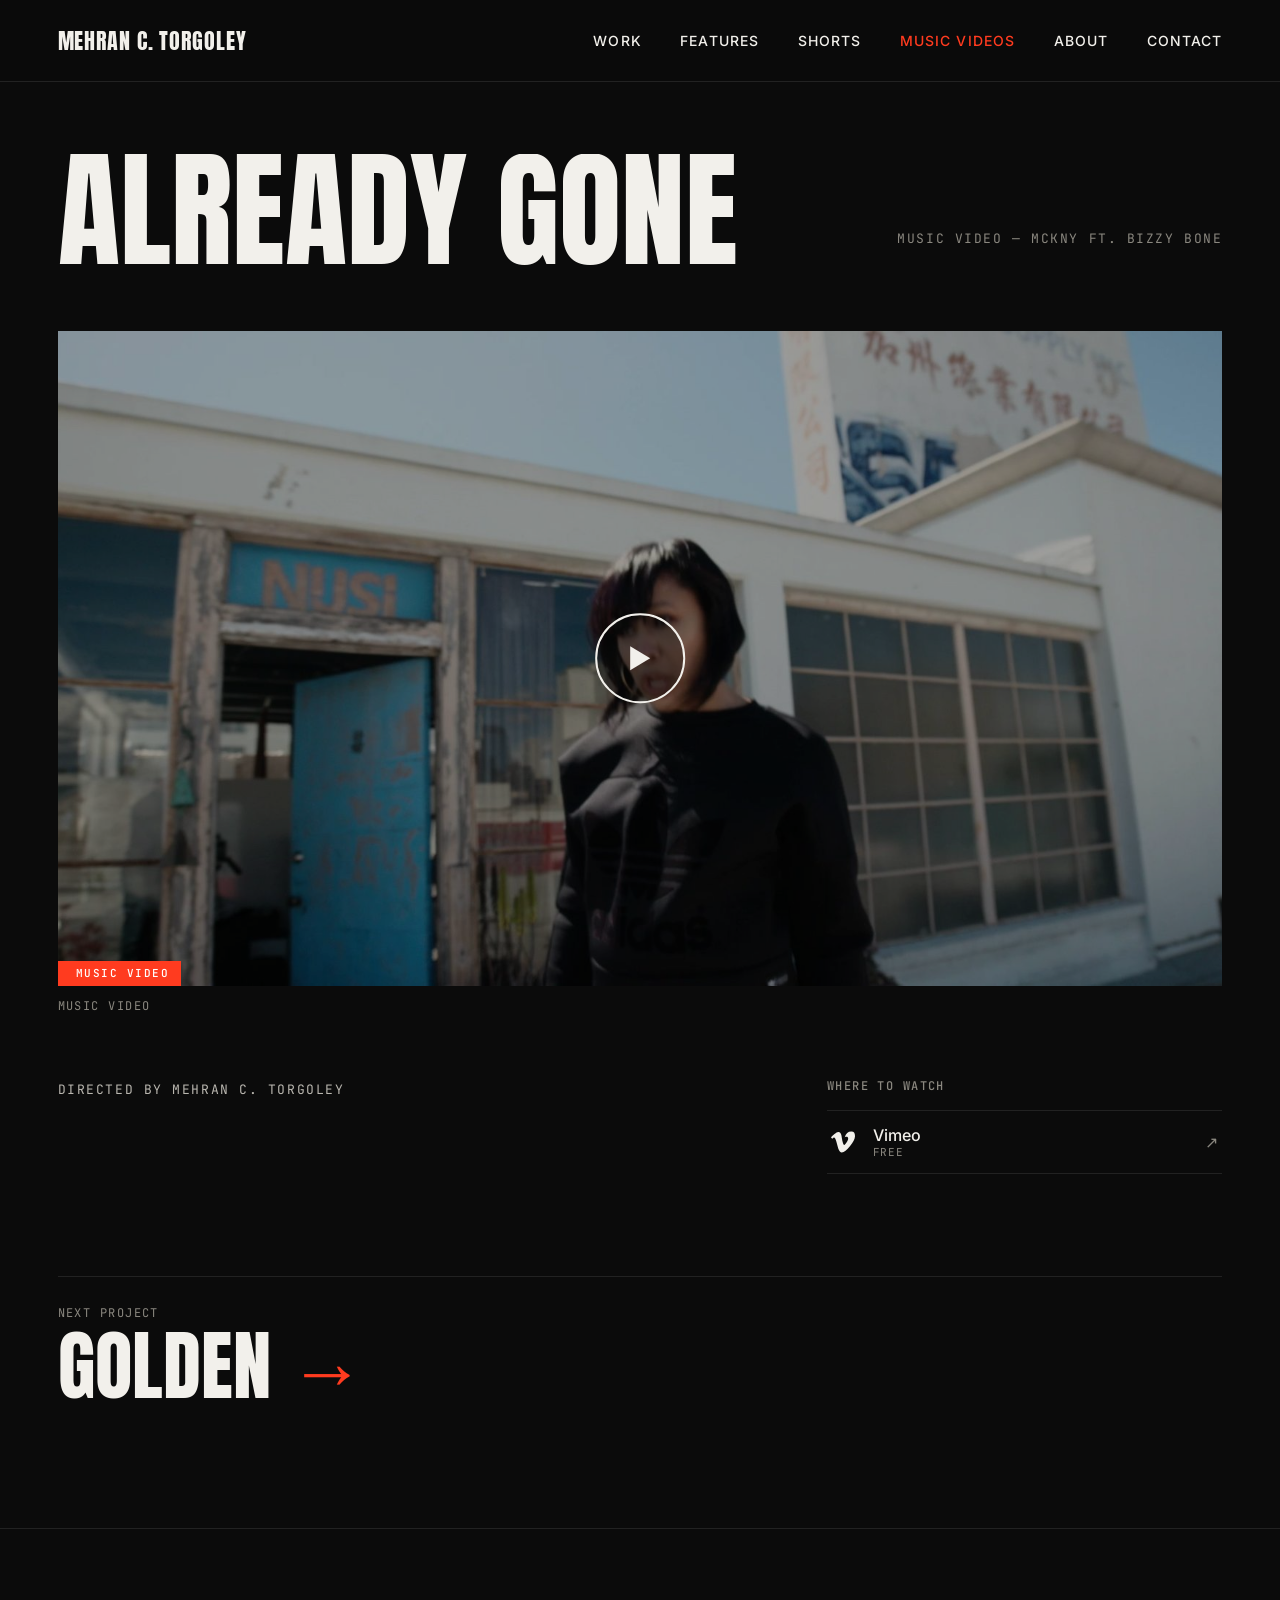
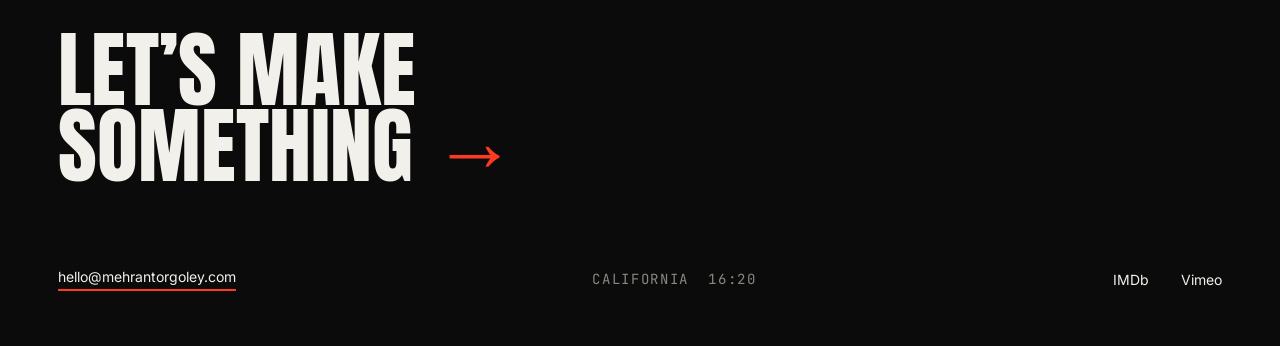
<file: work/already-gone/index.html>
<!doctype html>
<html lang="en">
<head>
<meta charset="utf-8">
<meta name="viewport" content="width=device-width, initial-scale=1">
<title>Already Gone — MCKNY ft. Bizzy Bone Music Video | Directed by Mehran C. Torgoley</title>
<meta name="description" content="Already Gone — Music video — MCKNY ft. Bizzy Bone, directed by Mehran C. Torgoley.">
<link rel="canonical" href="https://mehrantorgoley.com/work/already-gone/">
<meta property="og:title" content="Already Gone — MCKNY ft. Bizzy Bone Music Video | Directed by Mehran C. Torgoley">
<meta property="og:image" content="https://mehrantorgoley.com/assets/img/already-gone.jpg">
<meta name="twitter:card" content="summary_large_image">
<meta name="theme-color" content="#0B0B0B">
<link rel="icon" href="/favicon.svg" type="image/svg+xml">
<link rel="preload" href="/assets/fonts/anton-latin-400-normal.woff2" as="font" type="font/woff2" crossorigin>
<link rel="stylesheet" href="/assets/css/site.css">
<!-- seo -->
<meta property="og:site_name" content="Mehran C. Torgoley">
<meta property="og:url" content="https://mehrantorgoley.com/work/already-gone/">
<meta property="og:description" content="Already Gone — Music video — MCKNY ft. Bizzy Bone, directed by Mehran C. Torgoley.">
<meta property="og:type" content="video.other">
<meta name="twitter:title" content="Already Gone — MCKNY ft. Bizzy Bone Music Video | Directed by Mehran C. Torgoley">
<meta name="twitter:description" content="Already Gone — Music video — MCKNY ft. Bizzy Bone, directed by Mehran C. Torgoley.">
<meta name="twitter:image" content="https://mehrantorgoley.com/assets/img/already-gone.jpg">
<script type="application/ld+json">{"@context": "https://schema.org", "@type": "MusicVideoObject", "name": "Already Gone — MCKNY ft. Bizzy Bone", "url": "https://mehrantorgoley.com/work/already-gone/", "thumbnailUrl": "https://mehrantorgoley.com/assets/img/already-gone.jpg", "description": "Music video for MCKNY ft. Bizzy Bone, directed by Mehran C. Torgoley.", "creator": {"@type": "Person", "@id": "https://mehrantorgoley.com/#person", "name": "Mehran C. Torgoley", "url": "https://mehrantorgoley.com/"}, "byArtist": {"@type": "MusicGroup", "name": "MCKNY ft. Bizzy Bone"}}</script>
<!-- /seo -->
</head>
<body>
<a class="skip" href="#main">Skip to content</a>

<header class="site-header">
  <a class="brand" href="/">MEHRAN C. TORGOLEY</a>
  <button class="menu-btn" aria-label="Menu" aria-expanded="false" aria-controls="nav"><span></span><span></span></button>
  <nav class="nav" id="nav">
    <a href="/#work">Work</a><a href="/features/">Features</a><a href="/shorts/">Shorts</a><a href="/music-videos/" aria-current="page">Music videos</a><a href="/#about">About</a><a href="/contact/">Contact</a>
  </nav>
</header>

<main id="main">
  <section class="page-head project-head">
    <h1 class="display"><span class="mask"><span>Already Gone</span></span></h1>
    <span class="mono">Music video — MCKNY ft. Bizzy Bone</span>
  </section>

  <section class="wrap">
    <div class="player project-player" data-vimeo="https://vimeo.com/numbir9/alreadygonev2" data-title="Already Gone"><button aria-label="Play Already Gone — Music video"><img src="/assets/img/already-gone.jpg" alt="" style="object-position:50% 50%"><span class="ptag">Music Video</span><span class="play"><svg viewBox="0 0 12 14" aria-hidden="true"><path d="M1 1l10 6-10 6z" fill="currentColor"/></svg></span></button></div><p class="mono vlabel">Music video</p>
  </section>

  <section class="wrap project-body">
    <div class="project-info">
      
      <p class="credit mono">Directed by Mehran C. Torgoley</p>
      
      
    </div>
    <aside class="watch"><h2 class="mono">Where to watch</h2><ul><li><a href="https://vimeo.com/numbir9/alreadygonev2" target="_blank" rel="noopener"><svg class="wicon" viewBox="0 0 24 24" aria-hidden="true"><path d="M23.9765 6.4168c-.105 2.338-1.739 5.5429-4.894 9.6088-3.2679 4.247-6.0258 6.3699-8.2898 6.3699-1.409 0-2.578-1.294-3.553-3.881l-1.9179-7.1138c-.719-2.584-1.488-3.878-2.312-3.878-.179 0-.806.378-1.8809 1.132l-1.129-1.457a315.06 315.06 0 003.501-3.1279c1.579-1.368 2.765-2.085 3.5539-2.159 1.867-.18 3.016 1.1 3.447 3.838.465 2.953.789 4.789.971 5.5069.5389 2.45 1.1309 3.674 1.7759 3.674.502 0 1.256-.796 2.265-2.385 1.004-1.589 1.54-2.797 1.612-3.628.144-1.371-.395-2.061-1.614-2.061-.574 0-1.167.121-1.777.391 1.186-3.8679 3.434-5.7568 6.7619-5.6368 2.4729.06 3.6279 1.664 3.4929 4.7969z" fill="currentColor"/></svg><span class="wname">Vimeo</span><span class="wnote mono">Free</span><span class="warr" aria-hidden="true">↗</span></a></li></ul></aside>
  </section>
  

  <section class="wrap next-project">
    <a href="/work/golden/"><span class="mono">Next project</span><span class="display">Golden <span class="arrow">→</span></span></a>
  </section>
</main>

<footer class="contact" id="contact">
  <a class="big display" href="/contact/" style="font-size:clamp(56px,6.6vw,96px)">Let’s make<br>something <span class="arrow">→</span></a>
  <div class="foot">
    <a class="mail" href="mailto:hello@mehrantorgoley.com">hello@mehrantorgoley.com</a>
    <span class="mono" data-clock>California</span>
    <span class="links"><a href="https://www.imdb.com/name/nm1977604/" rel="noopener">IMDb</a><a href="https://vimeo.com/numbir9" rel="noopener">Vimeo</a></span>
  </div>
</footer>

<script src="/assets/js/site.js"></script>
</body>
</html>
</file>
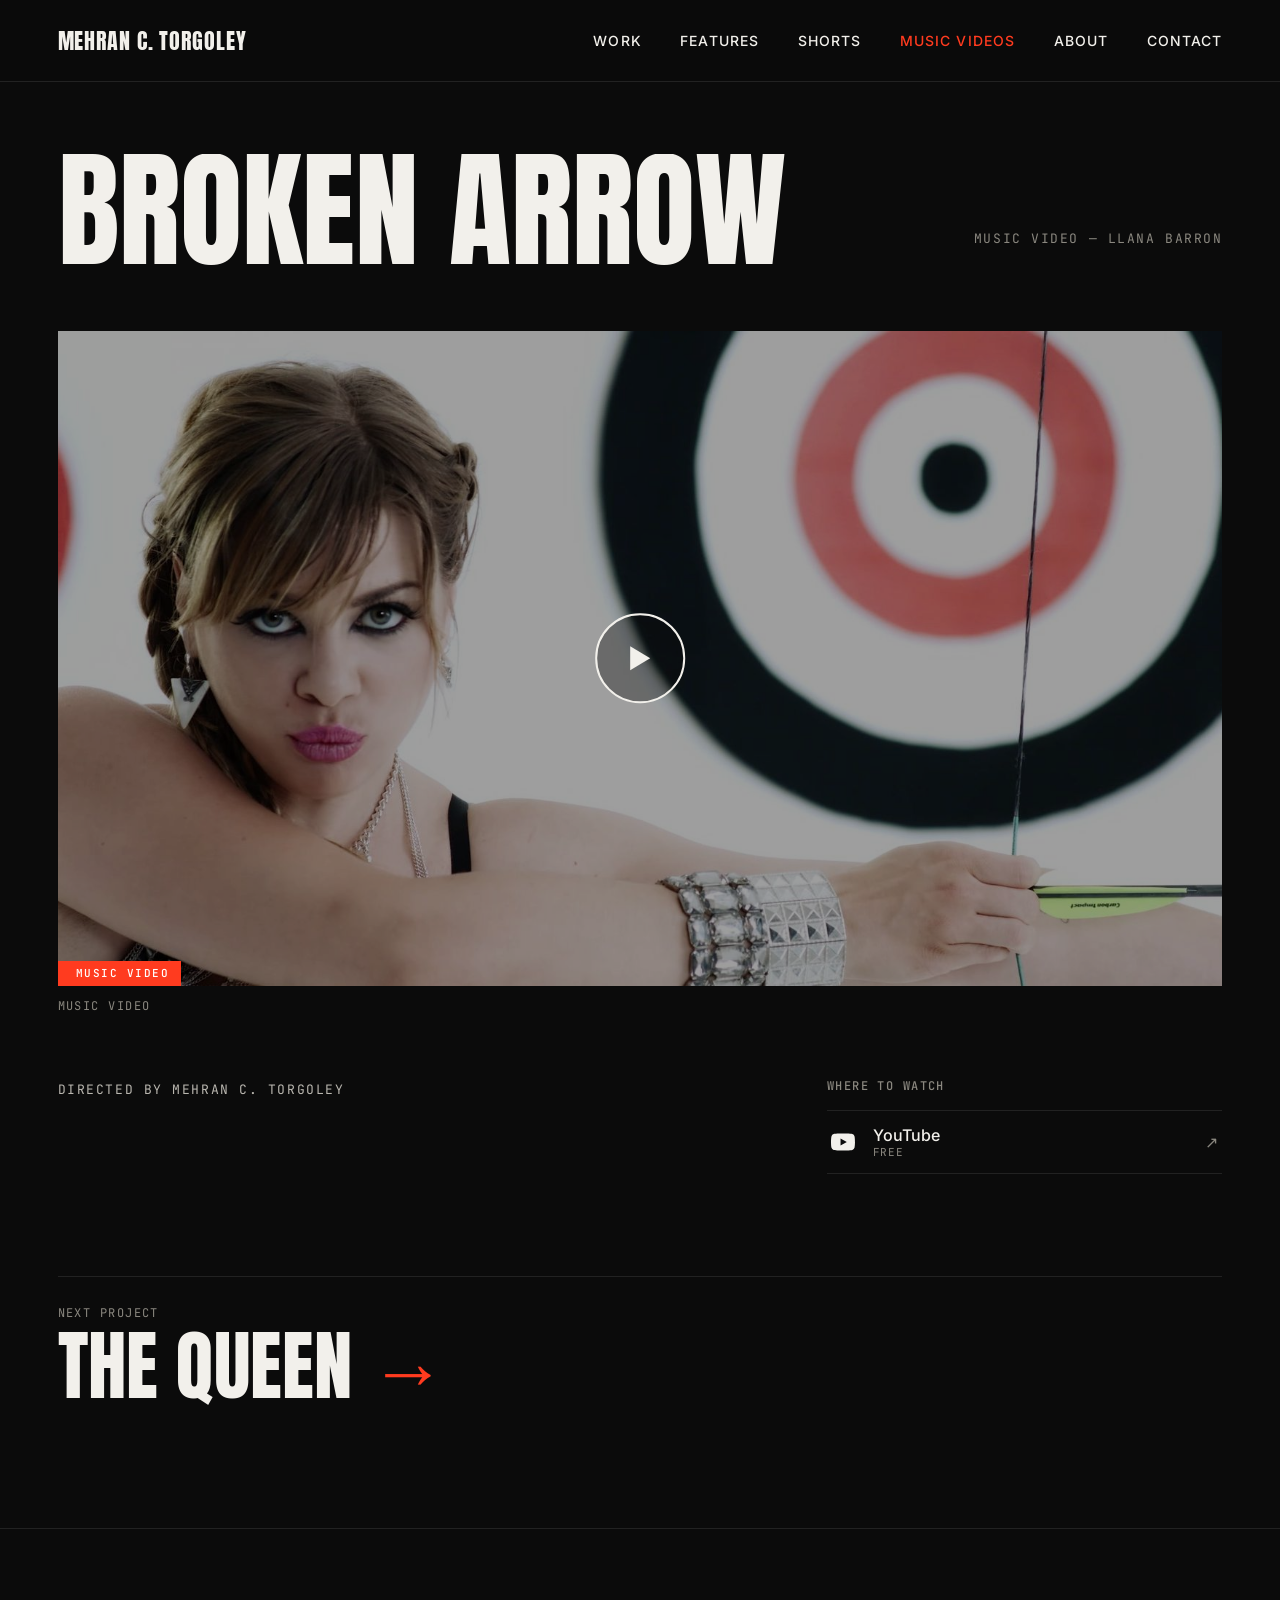
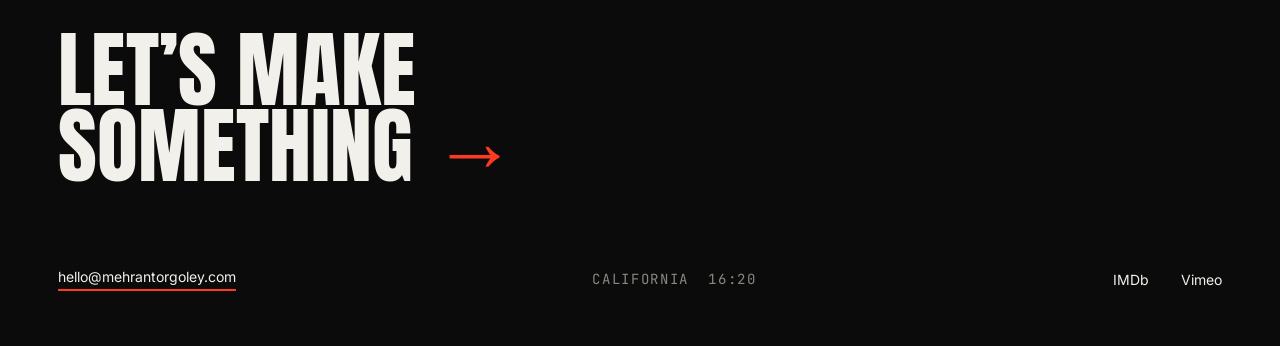
<file: work/broken-arrow/index.html>
<!doctype html>
<html lang="en">
<head>
<meta charset="utf-8">
<meta name="viewport" content="width=device-width, initial-scale=1">
<title>Broken Arrow — Llana Barron Music Video | Directed by Mehran C. Torgoley</title>
<meta name="description" content="Broken Arrow — Music video — Llana Barron, directed by Mehran C. Torgoley.">
<link rel="canonical" href="https://mehrantorgoley.com/work/broken-arrow/">
<meta property="og:title" content="Broken Arrow — Llana Barron Music Video | Directed by Mehran C. Torgoley">
<meta property="og:image" content="https://mehrantorgoley.com/assets/img/broken-arrow.jpg">
<meta name="twitter:card" content="summary_large_image">
<meta name="theme-color" content="#0B0B0B">
<link rel="icon" href="/favicon.svg" type="image/svg+xml">
<link rel="preload" href="/assets/fonts/anton-latin-400-normal.woff2" as="font" type="font/woff2" crossorigin>
<link rel="stylesheet" href="/assets/css/site.css">
<!-- seo -->
<meta property="og:site_name" content="Mehran C. Torgoley">
<meta property="og:url" content="https://mehrantorgoley.com/work/broken-arrow/">
<meta property="og:description" content="Broken Arrow — Music video — Llana Barron, directed by Mehran C. Torgoley.">
<meta property="og:type" content="video.other">
<meta name="twitter:title" content="Broken Arrow — Llana Barron Music Video | Directed by Mehran C. Torgoley">
<meta name="twitter:description" content="Broken Arrow — Music video — Llana Barron, directed by Mehran C. Torgoley.">
<meta name="twitter:image" content="https://mehrantorgoley.com/assets/img/broken-arrow.jpg">
<script type="application/ld+json">{"@context": "https://schema.org", "@type": "MusicVideoObject", "name": "Broken Arrow — Llana Barron", "url": "https://mehrantorgoley.com/work/broken-arrow/", "thumbnailUrl": "https://mehrantorgoley.com/assets/img/broken-arrow.jpg", "description": "Music video for Llana Barron, directed by Mehran C. Torgoley.", "creator": {"@type": "Person", "@id": "https://mehrantorgoley.com/#person", "name": "Mehran C. Torgoley", "url": "https://mehrantorgoley.com/"}, "byArtist": {"@type": "MusicGroup", "name": "Llana Barron"}}</script>
<!-- /seo -->
</head>
<body>
<a class="skip" href="#main">Skip to content</a>

<header class="site-header">
  <a class="brand" href="/">MEHRAN C. TORGOLEY</a>
  <button class="menu-btn" aria-label="Menu" aria-expanded="false" aria-controls="nav"><span></span><span></span></button>
  <nav class="nav" id="nav">
    <a href="/#work">Work</a><a href="/features/">Features</a><a href="/shorts/">Shorts</a><a href="/music-videos/" aria-current="page">Music videos</a><a href="/#about">About</a><a href="/contact/">Contact</a>
  </nav>
</header>

<main id="main">
  <section class="page-head project-head">
    <h1 class="display"><span class="mask"><span>Broken Arrow</span></span></h1>
    <span class="mono">Music video — Llana Barron</span>
  </section>

  <section class="wrap">
    <div class="player project-player" data-yt="yQFaheUgMhA" data-title="Broken Arrow"><button aria-label="Play Broken Arrow — Music video"><img src="/assets/img/broken-arrow.jpg" alt="" style="object-position:50% 40%"><span class="ptag">Music Video</span><span class="play"><svg viewBox="0 0 12 14" aria-hidden="true"><path d="M1 1l10 6-10 6z" fill="currentColor"/></svg></span></button></div><p class="mono vlabel">Music video</p>
  </section>

  <section class="wrap project-body">
    <div class="project-info">
      
      <p class="credit mono">Directed by Mehran C. Torgoley</p>
      
      
    </div>
    <aside class="watch"><h2 class="mono">Where to watch</h2><ul><li><a href="https://www.youtube.com/watch?v=yQFaheUgMhA" target="_blank" rel="noopener"><svg class="wicon" viewBox="0 0 24 24" aria-hidden="true"><path d="M23.498 6.186a3.016 3.016 0 0 0-2.122-2.136C19.505 3.545 12 3.545 12 3.545s-7.505 0-9.377.505A3.017 3.017 0 0 0 .502 6.186C0 8.07 0 12 0 12s0 3.93.502 5.814a3.016 3.016 0 0 0 2.122 2.136c1.871.505 9.376.505 9.376.505s7.505 0 9.377-.505a3.015 3.015 0 0 0 2.122-2.136C24 15.93 24 12 24 12s0-3.93-.502-5.814zM9.545 15.568V8.432L15.818 12l-6.273 3.568z" fill="currentColor"/></svg><span class="wname">YouTube</span><span class="wnote mono">Free</span><span class="warr" aria-hidden="true">↗</span></a></li></ul></aside>
  </section>
  

  <section class="wrap next-project">
    <a href="/work/the-queen/"><span class="mono">Next project</span><span class="display">The Queen <span class="arrow">→</span></span></a>
  </section>
</main>

<footer class="contact" id="contact">
  <a class="big display" href="/contact/" style="font-size:clamp(56px,6.6vw,96px)">Let’s make<br>something <span class="arrow">→</span></a>
  <div class="foot">
    <a class="mail" href="mailto:hello@mehrantorgoley.com">hello@mehrantorgoley.com</a>
    <span class="mono" data-clock>California</span>
    <span class="links"><a href="https://www.imdb.com/name/nm1977604/" rel="noopener">IMDb</a><a href="https://vimeo.com/numbir9" rel="noopener">Vimeo</a></span>
  </div>
</footer>

<script src="/assets/js/site.js"></script>
</body>
</html>
</file>
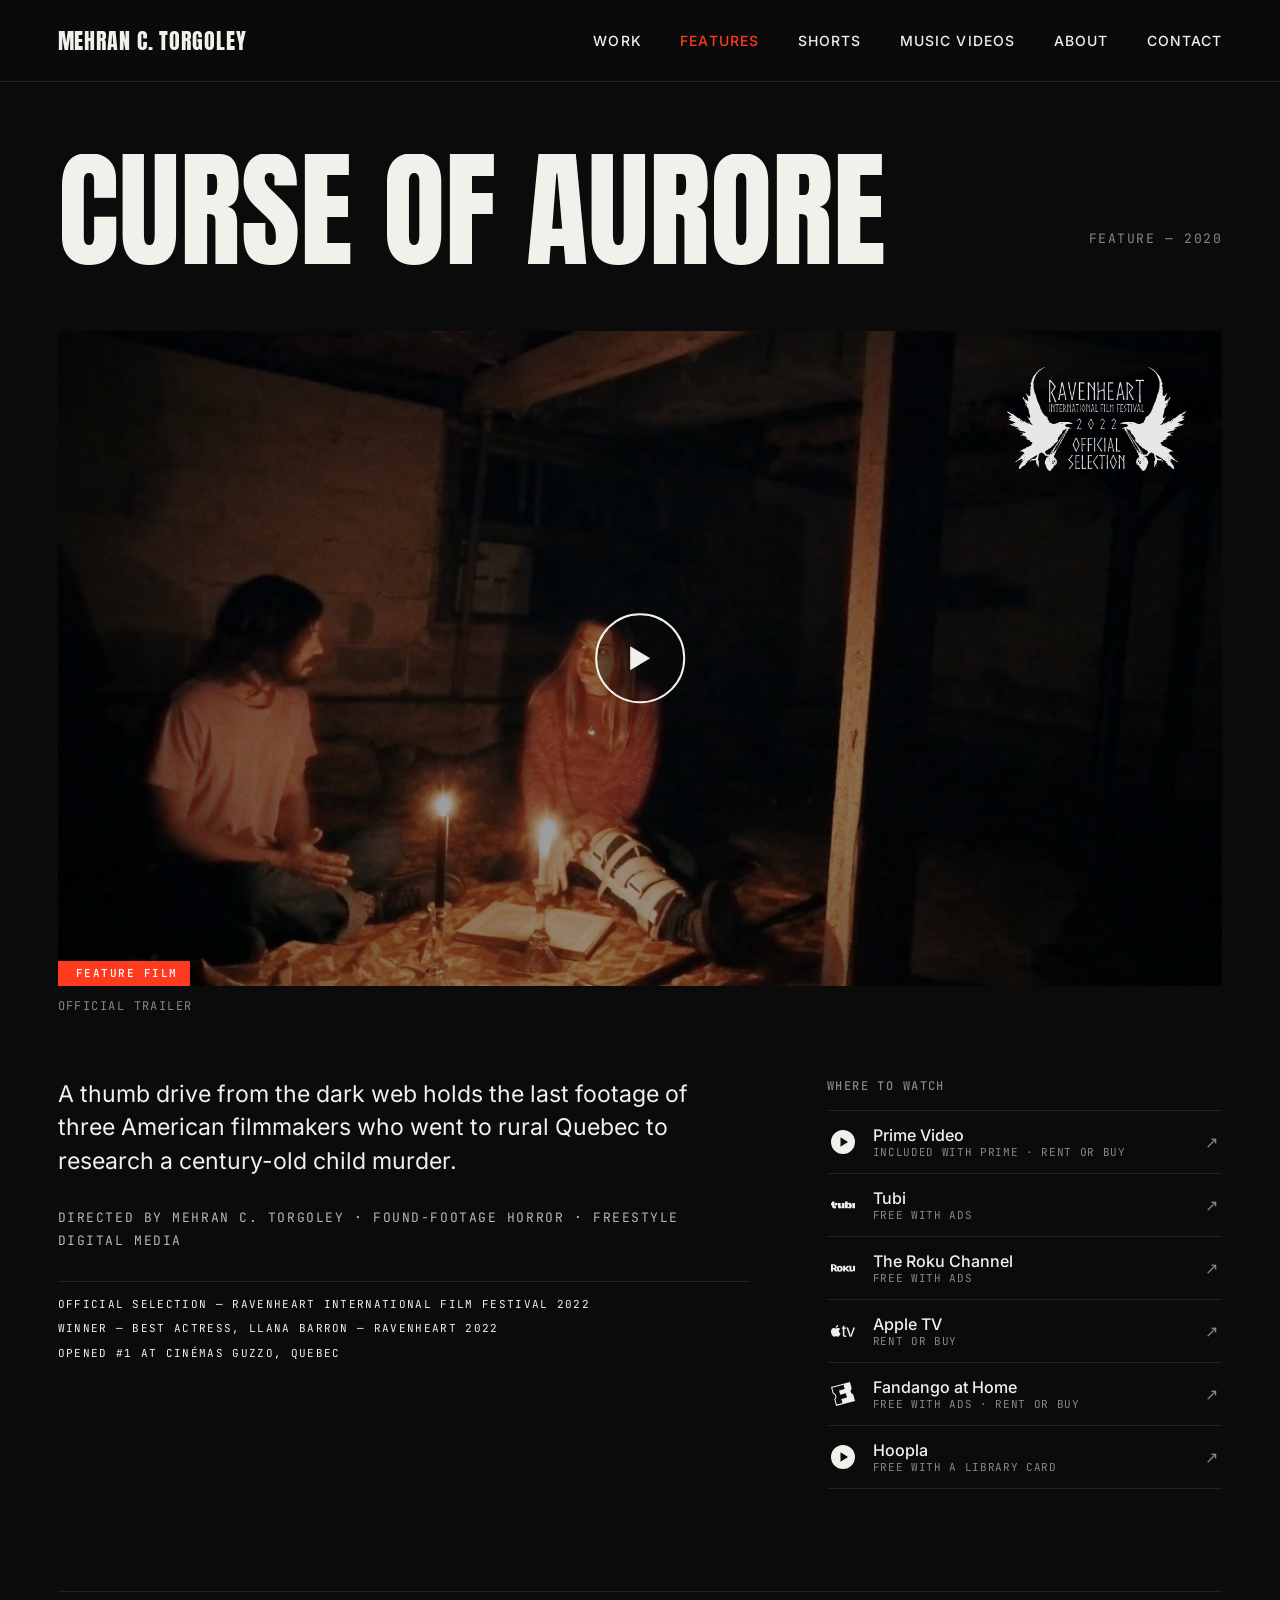
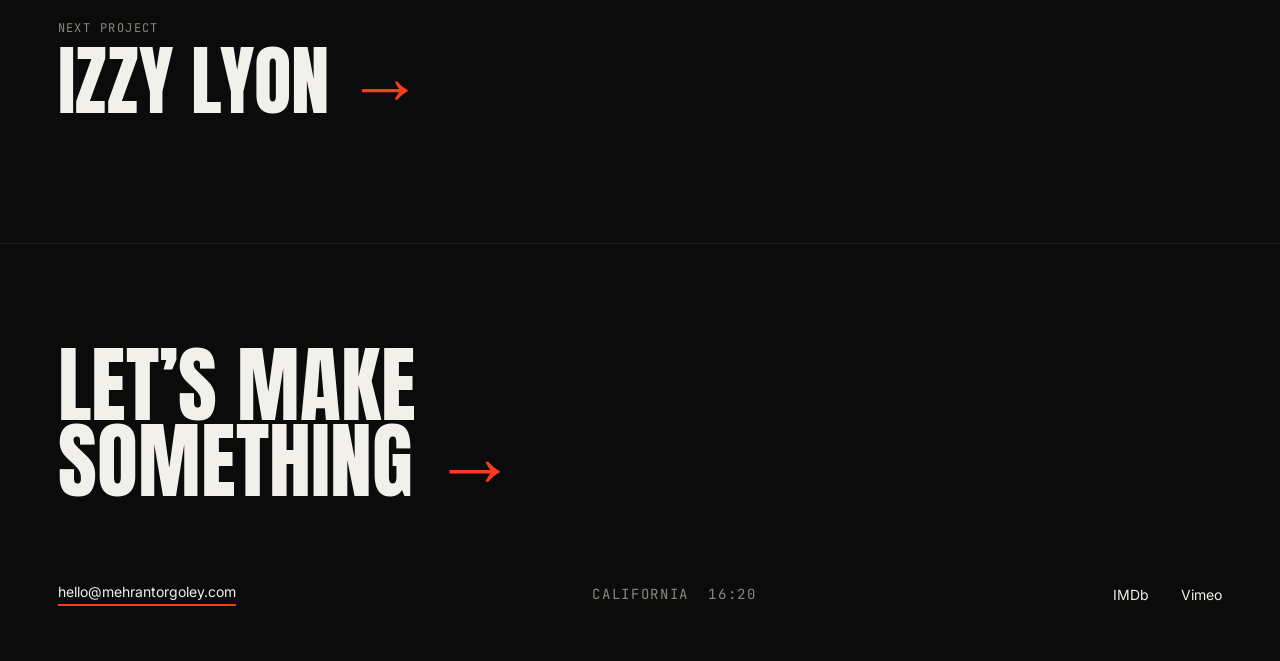
<file: work/curse-of-aurore/index.html>
<!doctype html>
<html lang="en">
<head>
<meta charset="utf-8">
<meta name="viewport" content="width=device-width, initial-scale=1">
<title>Curse of Aurore (2020) — Feature Film | Directed by Mehran C. Torgoley</title>
<meta name="description" content="A thumb drive from the dark web holds the last footage of three American filmmakers who went to rural Quebec to research a century-old child murder.">
<link rel="canonical" href="https://mehrantorgoley.com/work/curse-of-aurore/">
<meta property="og:title" content="Curse of Aurore (2020) — Feature Film | Directed by Mehran C. Torgoley">
<meta property="og:image" content="https://mehrantorgoley.com/assets/img/curse-of-aurore.jpg">
<meta name="twitter:card" content="summary_large_image">
<meta name="theme-color" content="#0B0B0B">
<link rel="icon" href="/favicon.svg" type="image/svg+xml">
<link rel="preload" href="/assets/fonts/anton-latin-400-normal.woff2" as="font" type="font/woff2" crossorigin>
<link rel="stylesheet" href="/assets/css/site.css">
<!-- seo -->
<meta property="og:site_name" content="Mehran C. Torgoley">
<meta property="og:url" content="https://mehrantorgoley.com/work/curse-of-aurore/">
<meta property="og:description" content="A thumb drive from the dark web holds the last footage of three American filmmakers who went to rural Quebec to research a century-old child murder.">
<meta property="og:type" content="video.movie">
<meta name="twitter:title" content="Curse of Aurore (2020) — Feature Film | Directed by Mehran C. Torgoley">
<meta name="twitter:description" content="A thumb drive from the dark web holds the last footage of three American filmmakers who went to rural Quebec to research a century-old child murder.">
<meta name="twitter:image" content="https://mehrantorgoley.com/assets/img/curse-of-aurore.jpg">
<script type="application/ld+json">{"@context": "https://schema.org", "@type": "Movie", "name": "Curse of Aurore", "url": "https://mehrantorgoley.com/work/curse-of-aurore/", "image": "https://mehrantorgoley.com/assets/img/curse-of-aurore.jpg", "description": "A thumb drive from the dark web holds the last footage of three American filmmakers who went to rural Quebec to research a century-old child murder.", "director": [{"@type": "Person", "@id": "https://mehrantorgoley.com/#person", "name": "Mehran C. Torgoley", "url": "https://mehrantorgoley.com/"}], "dateCreated": "2020", "award": ["Official Selection — Ravenheart International Film Festival 2022", "Winner — Best Actress, Llana Barron — Ravenheart 2022", "Opened #1 at Cinémas Guzzo, Quebec"], "trailer": {"@type": "VideoObject", "name": "Curse of Aurore — Official trailer", "embedUrl": "https://www.youtube.com/embed/_koawiiqMwI", "thumbnailUrl": "https://i.ytimg.com/vi/_koawiiqMwI/hqdefault.jpg", "description": "A thumb drive from the dark web holds the last footage of three American filmmakers who went to rural Quebec to research a century-old child murder."}}</script>
<!-- /seo -->
</head>
<body>
<a class="skip" href="#main">Skip to content</a>

<header class="site-header">
  <a class="brand" href="/">MEHRAN C. TORGOLEY</a>
  <button class="menu-btn" aria-label="Menu" aria-expanded="false" aria-controls="nav"><span></span><span></span></button>
  <nav class="nav" id="nav">
    <a href="/#work">Work</a><a href="/features/" aria-current="page">Features</a><a href="/shorts/">Shorts</a><a href="/music-videos/">Music videos</a><a href="/#about">About</a><a href="/contact/">Contact</a>
  </nav>
</header>

<main id="main">
  <section class="page-head project-head">
    <h1 class="display"><span class="mask"><span>Curse of Aurore</span></span></h1>
    <span class="mono">Feature — 2020</span>
  </section>

  <section class="wrap">
    <div class="player project-player" data-yt="_koawiiqMwI" data-title="Curse of Aurore"><button aria-label="Play Curse of Aurore — Official trailer"><img src="/assets/img/curse-of-aurore.jpg" alt="" style="object-position:50% 60%"><img class="laurel laurel-rh" src="/assets/img/laurel-ravenheart-2022.png" alt="Official Selection, Ravenheart International Film Festival 2022" width="600" height="351"><span class="ptag">Feature Film</span><span class="play"><svg viewBox="0 0 12 14" aria-hidden="true"><path d="M1 1l10 6-10 6z" fill="currentColor"/></svg></span></button></div><p class="mono vlabel">Official trailer</p>
  </section>

  <section class="wrap project-body">
    <div class="project-info">
      <p class="logline">A thumb drive from the dark web holds the last footage of three American filmmakers who went to rural Quebec to research a century-old child murder.</p>
      <p class="credit mono">Directed by Mehran C. Torgoley · Found-footage horror · Freestyle Digital Media</p>
      <ul class="laurels mono"><li>Official Selection — Ravenheart International Film Festival 2022</li><li>Winner — Best Actress, Llana Barron — Ravenheart 2022</li><li>Opened #1 at Cinémas Guzzo, Quebec</li></ul>
      
    </div>
    <aside class="watch"><h2 class="mono">Where to watch</h2><ul><li><a href="https://watch.amazon.com/detail?gti=amzn1.dv.gti.42bb2662-0fc9-f78a-24e5-07cf8e0f9942" target="_blank" rel="noopener"><svg class="wicon" viewBox="0 0 24 24" aria-hidden="true"><path d="M12 0a12 12 0 1 0 0 24 12 12 0 0 0 0-24zm-2.5 7.2 7.5 4.8-7.5 4.8z" fill="currentColor"/></svg><span class="wname">Prime Video</span><span class="wnote mono">Included with Prime · rent or buy</span><span class="warr" aria-hidden="true">↗</span></a></li><li><a href="https://tubitv.com/movies/618715" target="_blank" rel="noopener"><svg class="wicon" viewBox="0 0 24 24" aria-hidden="true"><path d="M16.696 15.272v-.752c.4.548 1.107.917 1.934.917 1.475 0 2.28-.956 2.28-2.865 0-1.714-.893-2.858-2.235-2.858-.851 0-1.55.347-1.979.908v-2.06h-2.674v6.71zm1.57-2.614c0 .827-.337 1.275-.827 1.275-.486 0-.837-.452-.837-1.275s.342-1.28.837-1.28c.495 0 .828.452.828 1.28zM6.94 9.988v3.6c0 1.236.754 1.841 1.955 1.841.959 0 1.625-.396 2.028-1.064v.91h2.597V9.989h-2.675v3.14c0 .493-.346.693-.666.693-.321 0-.568-.192-.568-.655V9.989Zm14.39 0H24v5.276h-2.67ZM6.553 11.136c0 .781-.635 1.415-1.42 1.415-.783 0-1.419-.634-1.419-1.415 0-.782.636-1.415 1.42-1.415.784 0 1.42.633 1.42 1.415zM3.49 9.702v2.668c.005.653.327.924.976.924.225 0 .526-.053.672-.166v1.931c-.49.243-.869.378-1.535.378 0 0-.069 0-.18-.006l-.003.006c-1.614 0-2.51-1.035-2.482-2.686v-.47H0V9.99h.92V8.563h2.569Z" fill="currentColor"/></svg><span class="wname">Tubi</span><span class="wnote mono">Free with ads</span><span class="warr" aria-hidden="true">↗</span></a></li><li><a href="https://app.roku.com/details/b43a2c778a9e50c995a51dc7a1165583/curse-of-aurore" target="_blank" rel="noopener"><svg class="wicon" viewBox="0 0 24 24" aria-hidden="true"><path d="M16.34 9.853l-2.254 2.254v-2.26H12.13v5.744h1.957v-2.33l2.353 2.33h2.46l-2.988-2.99 2.477-2.476v3.411c0 1.133.679 2.177 2.393 2.177.815 0 1.56-.462 1.922-.88l.88.759H24v-5.74h-1.951v3.718c-.22.384-.528.627-1.002.627-.482 0-.703-.286-.703-1.198V9.853zm-4.591 2.869A3.004 3.004 0 1 1 8.738 9.73a2.997 2.997 0 0 1 3.011 2.99m-3.011-1.57c-.518 0-.956.704-.956 1.572 0 .867.438 1.57.956 1.57.528 0 .968-.702.968-1.57 0-.869-.438-1.572-.968-1.572zm-2.206 4.447H4.313L2.55 13.153h-.594v2.44H0V8.26h2.8c1.616 0 2.935 1.1 2.935 2.45 0 .826-.505 1.562-1.273 2.013l2.07 2.875m-2.75-4.888A1.226 1.226 0 0 0 2.56 9.478h-.604v2.453h.605a1.225 1.225 0 0 0 1.22-1.221Z" fill="currentColor"/></svg><span class="wname">The Roku Channel</span><span class="wnote mono">Free with ads</span><span class="warr" aria-hidden="true">↗</span></a></li><li><a href="https://tv.apple.com/us/movie/curse-of-aurore/umc.cmc.tgxvy3ig9ki8vc4di2a1at9r" target="_blank" rel="noopener"><svg class="wicon" viewBox="0 0 24 24" aria-hidden="true"><path d="M20.57 17.735h-1.815l-3.34-9.203h1.633l2.02 5.987c.075.231.273.9.586 2.012l.297-.997.33-1.006 2.094-6.004H24zm-5.344-.066a5.76 5.76 0 0 1-1.55.207c-1.23 0-1.84-.693-1.84-2.087V9.646h-1.063V8.532h1.121V7.081l1.476-.602v2.062h1.707v1.113H13.38v5.805c0 .446.074.75.214.932.14.182.396.264.75.264.207 0 .495-.041.883-.115zm-7.29-5.343c.017 1.764 1.55 2.358 1.567 2.366-.017.042-.248.842-.808 1.658-.487.71-.99 1.418-1.79 1.435-.783.016-1.03-.462-1.93-.462-.89 0-1.17.445-1.913.478-.758.025-1.344-.775-1.838-1.484-.998-1.451-1.765-4.098-.734-5.88.51-.89 1.426-1.451 2.416-1.46.75-.016 1.468.512 1.93.512.461 0 1.327-.627 2.234-.536.38.016 1.452.157 2.136 1.154-.058.033-1.278.743-1.27 2.219M6.468 7.988c.404-.495.685-1.18.61-1.864-.585.025-1.294.388-1.723.883-.38.437-.71 1.138-.619 1.806.652.05 1.328-.338 1.732-.825Z" fill="currentColor"/></svg><span class="wname">Apple TV</span><span class="wnote mono">Rent or buy</span><span class="warr" aria-hidden="true">↗</span></a></li><li><a href="https://athome.fandango.com/content/browse/details/Curse-of-Aurore/1546925" target="_blank" rel="noopener"><svg class="wicon" viewBox="0 0 24 24" aria-hidden="true"><path d="M13.664 6.956L8.05 8.496 9.19 12.72l5.615-1.54L15.95 15.4l-5.615 1.49 1.093 4.224-5.615 1.49L4.42 17.54c.846-.995 1.194-2.386.846-3.728-.398-1.342-1.392-2.385-2.584-2.832L1.29 5.763 12.57 2.78zm7.106-.198L18.932.05 0 5.068l1.838 6.758c1.093.2 2.087 1.043 2.385 2.236.348 1.193-.1 2.385-.944 3.18l1.788 6.708L24 18.882l-1.79-6.708c-1.142-.2-2.086-1.043-2.434-2.236-.298-1.193.1-2.435.994-3.18z" fill="currentColor"/></svg><span class="wname">Fandango at Home</span><span class="wnote mono">Free with ads · rent or buy</span><span class="warr" aria-hidden="true">↗</span></a></li><li><a href="https://www.hoopladigital.com/title/13903883" target="_blank" rel="noopener"><svg class="wicon" viewBox="0 0 24 24" aria-hidden="true"><path d="M12 0a12 12 0 1 0 0 24 12 12 0 0 0 0-24zm-2.5 7.2 7.5 4.8-7.5 4.8z" fill="currentColor"/></svg><span class="wname">Hoopla</span><span class="wnote mono">Free with a library card</span><span class="warr" aria-hidden="true">↗</span></a></li></ul></aside>
  </section>
  

  <section class="wrap next-project">
    <a href="/work/izzy-lyon/"><span class="mono">Next project</span><span class="display">Izzy Lyon <span class="arrow">→</span></span></a>
  </section>
</main>

<footer class="contact" id="contact">
  <a class="big display" href="/contact/" style="font-size:clamp(56px,6.6vw,96px)">Let’s make<br>something <span class="arrow">→</span></a>
  <div class="foot">
    <a class="mail" href="mailto:hello@mehrantorgoley.com">hello@mehrantorgoley.com</a>
    <span class="mono" data-clock>California</span>
    <span class="links"><a href="https://www.imdb.com/name/nm1977604/" rel="noopener">IMDb</a><a href="https://vimeo.com/numbir9" rel="noopener">Vimeo</a></span>
  </div>
</footer>

<script src="/assets/js/site.js"></script>
</body>
</html>
</file>
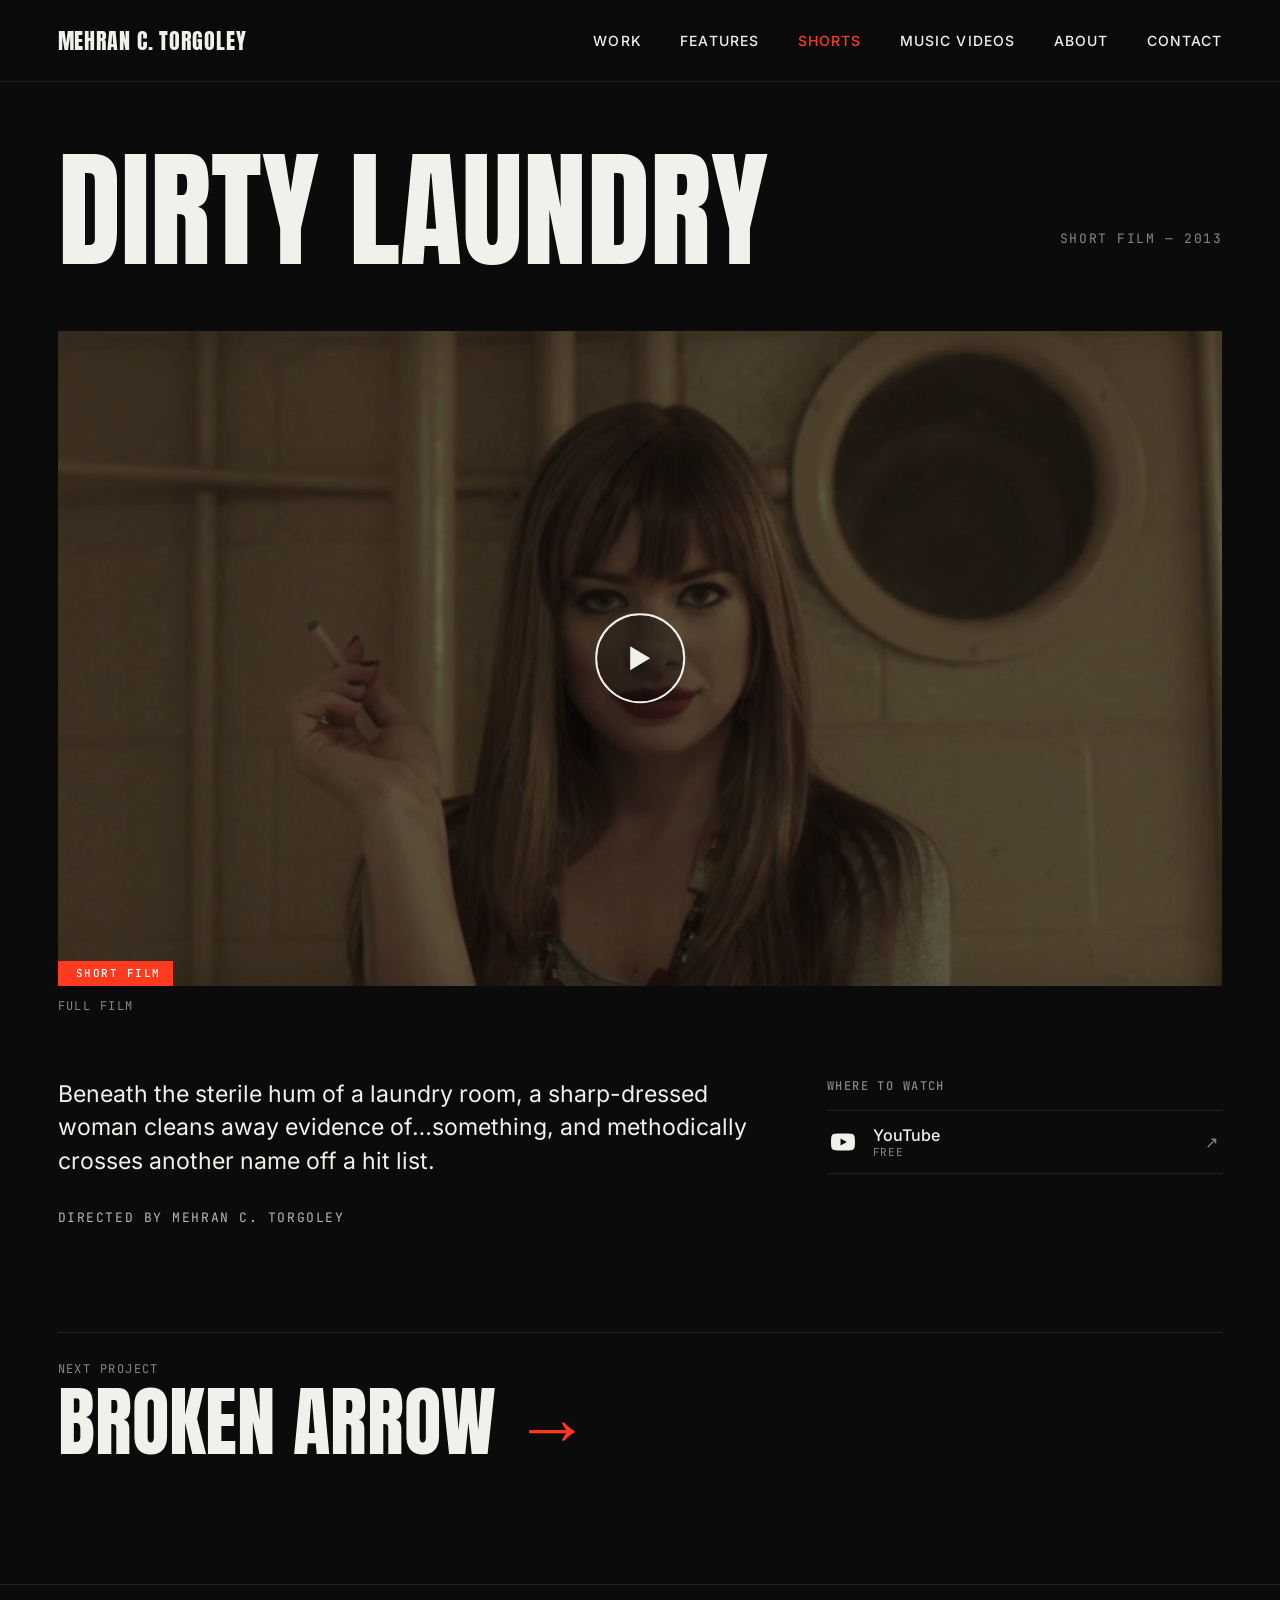
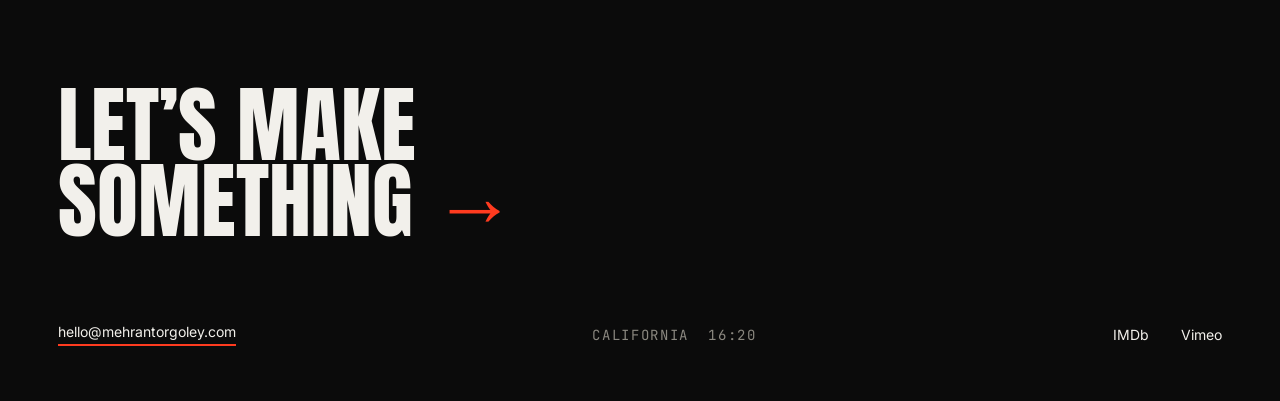
<file: work/dirty-laundry/index.html>
<!doctype html>
<html lang="en">
<head>
<meta charset="utf-8">
<meta name="viewport" content="width=device-width, initial-scale=1">
<title>Dirty Laundry (2013) — Short Film | Directed by Mehran C. Torgoley</title>
<meta name="description" content="Beneath the sterile hum of a laundry room, a sharp-dressed woman cleans away evidence of…something, and methodically crosses another name off a hit list.">
<link rel="canonical" href="https://mehrantorgoley.com/work/dirty-laundry/">
<meta property="og:title" content="Dirty Laundry (2013) — Short Film | Directed by Mehran C. Torgoley">
<meta property="og:image" content="https://mehrantorgoley.com/assets/img/dirty-laundry.jpg">
<meta name="twitter:card" content="summary_large_image">
<meta name="theme-color" content="#0B0B0B">
<link rel="icon" href="/favicon.svg" type="image/svg+xml">
<link rel="preload" href="/assets/fonts/anton-latin-400-normal.woff2" as="font" type="font/woff2" crossorigin>
<link rel="stylesheet" href="/assets/css/site.css">
<!-- seo -->
<meta property="og:site_name" content="Mehran C. Torgoley">
<meta property="og:url" content="https://mehrantorgoley.com/work/dirty-laundry/">
<meta property="og:description" content="Beneath the sterile hum of a laundry room, a sharp-dressed woman cleans away evidence of…something, and methodically crosses another name off a hit list.">
<meta property="og:type" content="video.movie">
<meta name="twitter:title" content="Dirty Laundry (2013) — Short Film | Directed by Mehran C. Torgoley">
<meta name="twitter:description" content="Beneath the sterile hum of a laundry room, a sharp-dressed woman cleans away evidence of…something, and methodically crosses another name off a hit list.">
<meta name="twitter:image" content="https://mehrantorgoley.com/assets/img/dirty-laundry.jpg">
<script type="application/ld+json">{"@context": "https://schema.org", "@type": "Movie", "name": "Dirty Laundry", "url": "https://mehrantorgoley.com/work/dirty-laundry/", "image": "https://mehrantorgoley.com/assets/img/dirty-laundry.jpg", "description": "Beneath the sterile hum of a laundry room, a sharp-dressed woman cleans away evidence of…something, and methodically crosses another name off a hit list.", "genre": "Short film", "director": [{"@type": "Person", "@id": "https://mehrantorgoley.com/#person", "name": "Mehran C. Torgoley", "url": "https://mehrantorgoley.com/"}], "dateCreated": "2013", "video": {"@type": "VideoObject", "name": "Dirty Laundry — Full film", "embedUrl": "https://www.youtube.com/embed/Zje8UmMOOXU", "thumbnailUrl": "https://i.ytimg.com/vi/Zje8UmMOOXU/hqdefault.jpg", "description": "Beneath the sterile hum of a laundry room, a sharp-dressed woman cleans away evidence of…something, and methodically crosses another name off a hit list."}}</script>
<!-- /seo -->
</head>
<body>
<a class="skip" href="#main">Skip to content</a>

<header class="site-header">
  <a class="brand" href="/">MEHRAN C. TORGOLEY</a>
  <button class="menu-btn" aria-label="Menu" aria-expanded="false" aria-controls="nav"><span></span><span></span></button>
  <nav class="nav" id="nav">
    <a href="/#work">Work</a><a href="/features/">Features</a><a href="/shorts/" aria-current="page">Shorts</a><a href="/music-videos/">Music videos</a><a href="/#about">About</a><a href="/contact/">Contact</a>
  </nav>
</header>

<main id="main">
  <section class="page-head project-head">
    <h1 class="display"><span class="mask"><span>Dirty Laundry</span></span></h1>
    <span class="mono">Short film — 2013</span>
  </section>

  <section class="wrap">
    <div class="player project-player" data-yt="Zje8UmMOOXU" data-title="Dirty Laundry"><button aria-label="Play Dirty Laundry — Full film"><img src="/assets/img/dirty-laundry.jpg" alt="" style="object-position:50% 50%"><span class="ptag">Short Film</span><span class="play"><svg viewBox="0 0 12 14" aria-hidden="true"><path d="M1 1l10 6-10 6z" fill="currentColor"/></svg></span></button></div><p class="mono vlabel">Full film</p>
  </section>

  <section class="wrap project-body">
    <div class="project-info">
      <p class="logline">Beneath the sterile hum of a laundry room, a sharp-dressed woman cleans away evidence of…something, and methodically crosses another name off a hit list.</p>
      <p class="credit mono">Directed by Mehran C. Torgoley</p>
      
      
    </div>
    <aside class="watch"><h2 class="mono">Where to watch</h2><ul><li><a href="https://www.youtube.com/watch?v=Zje8UmMOOXU" target="_blank" rel="noopener"><svg class="wicon" viewBox="0 0 24 24" aria-hidden="true"><path d="M23.498 6.186a3.016 3.016 0 0 0-2.122-2.136C19.505 3.545 12 3.545 12 3.545s-7.505 0-9.377.505A3.017 3.017 0 0 0 .502 6.186C0 8.07 0 12 0 12s0 3.93.502 5.814a3.016 3.016 0 0 0 2.122 2.136c1.871.505 9.376.505 9.376.505s7.505 0 9.377-.505a3.015 3.015 0 0 0 2.122-2.136C24 15.93 24 12 24 12s0-3.93-.502-5.814zM9.545 15.568V8.432L15.818 12l-6.273 3.568z" fill="currentColor"/></svg><span class="wname">YouTube</span><span class="wnote mono">Free</span><span class="warr" aria-hidden="true">↗</span></a></li></ul></aside>
  </section>
  

  <section class="wrap next-project">
    <a href="/work/broken-arrow/"><span class="mono">Next project</span><span class="display">Broken Arrow <span class="arrow">→</span></span></a>
  </section>
</main>

<footer class="contact" id="contact">
  <a class="big display" href="/contact/" style="font-size:clamp(56px,6.6vw,96px)">Let’s make<br>something <span class="arrow">→</span></a>
  <div class="foot">
    <a class="mail" href="mailto:hello@mehrantorgoley.com">hello@mehrantorgoley.com</a>
    <span class="mono" data-clock>California</span>
    <span class="links"><a href="https://www.imdb.com/name/nm1977604/" rel="noopener">IMDb</a><a href="https://vimeo.com/numbir9" rel="noopener">Vimeo</a></span>
  </div>
</footer>

<script src="/assets/js/site.js"></script>
</body>
</html>
</file>
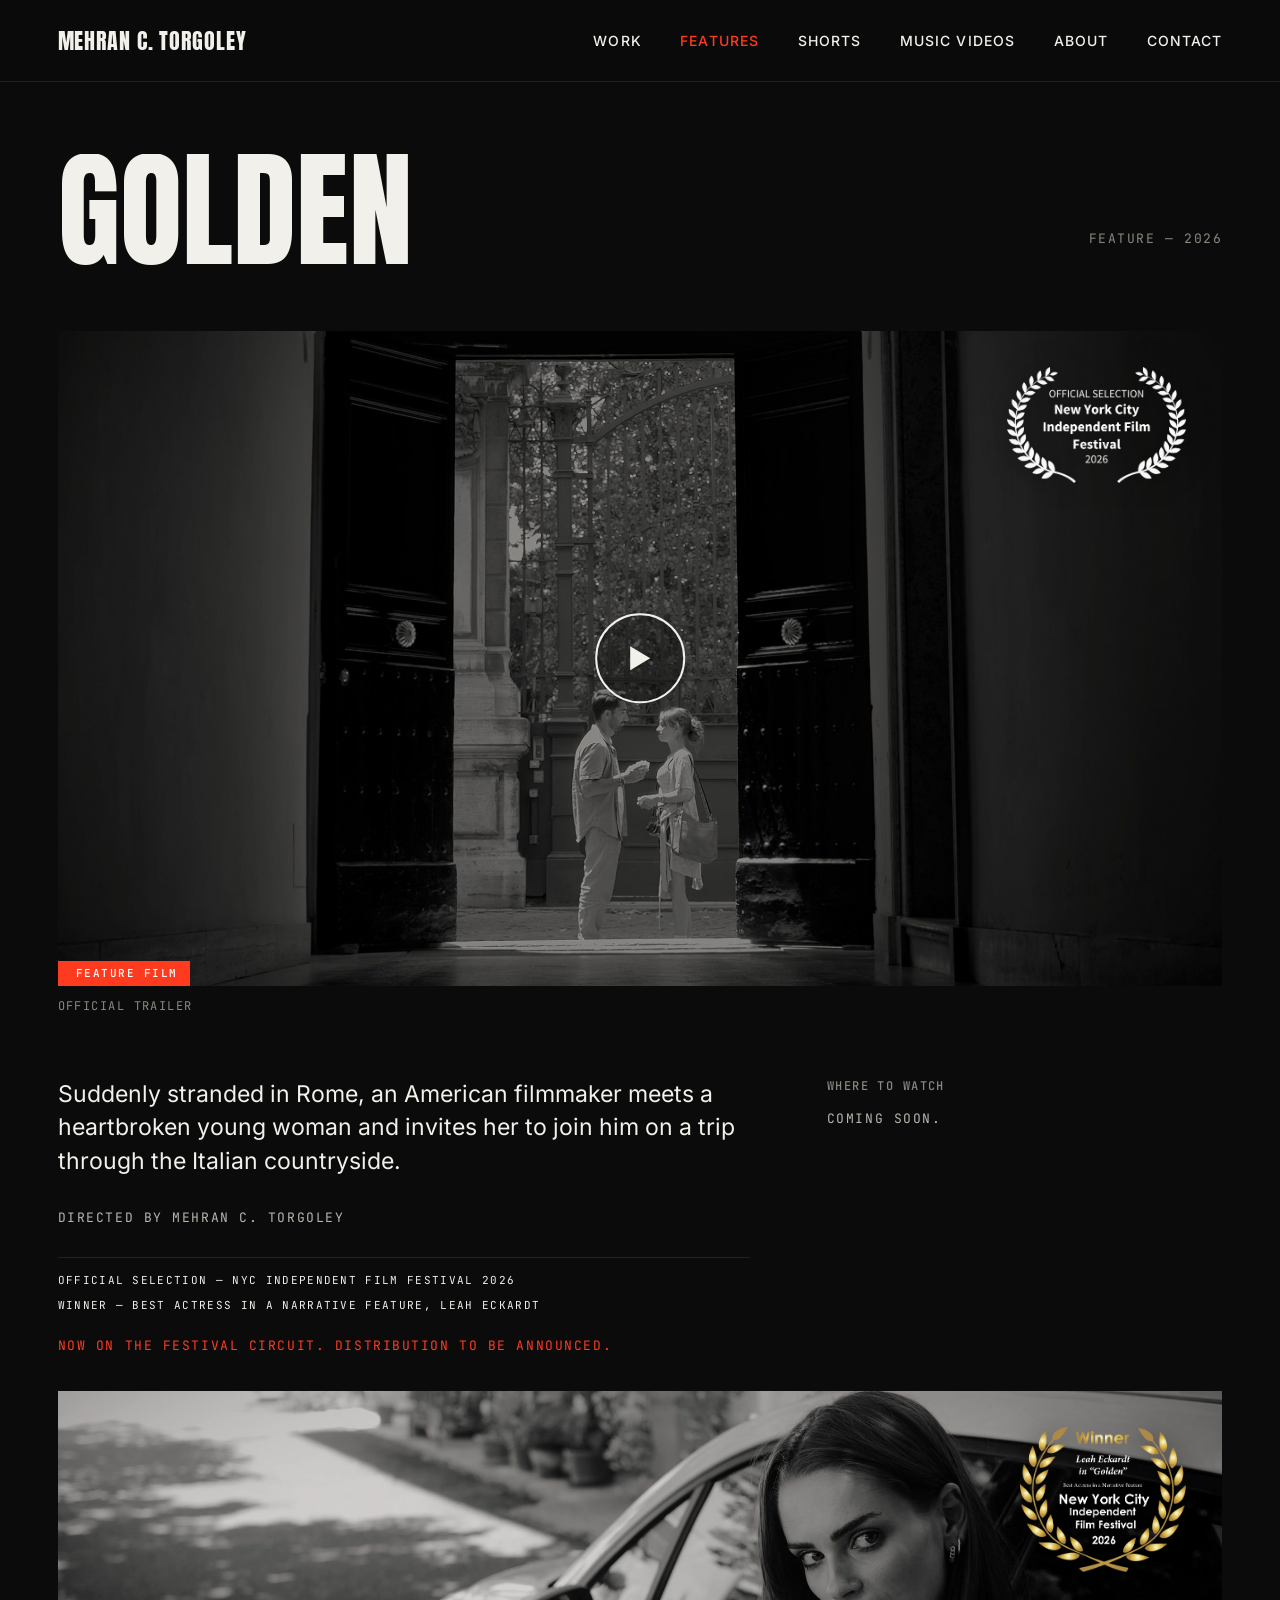
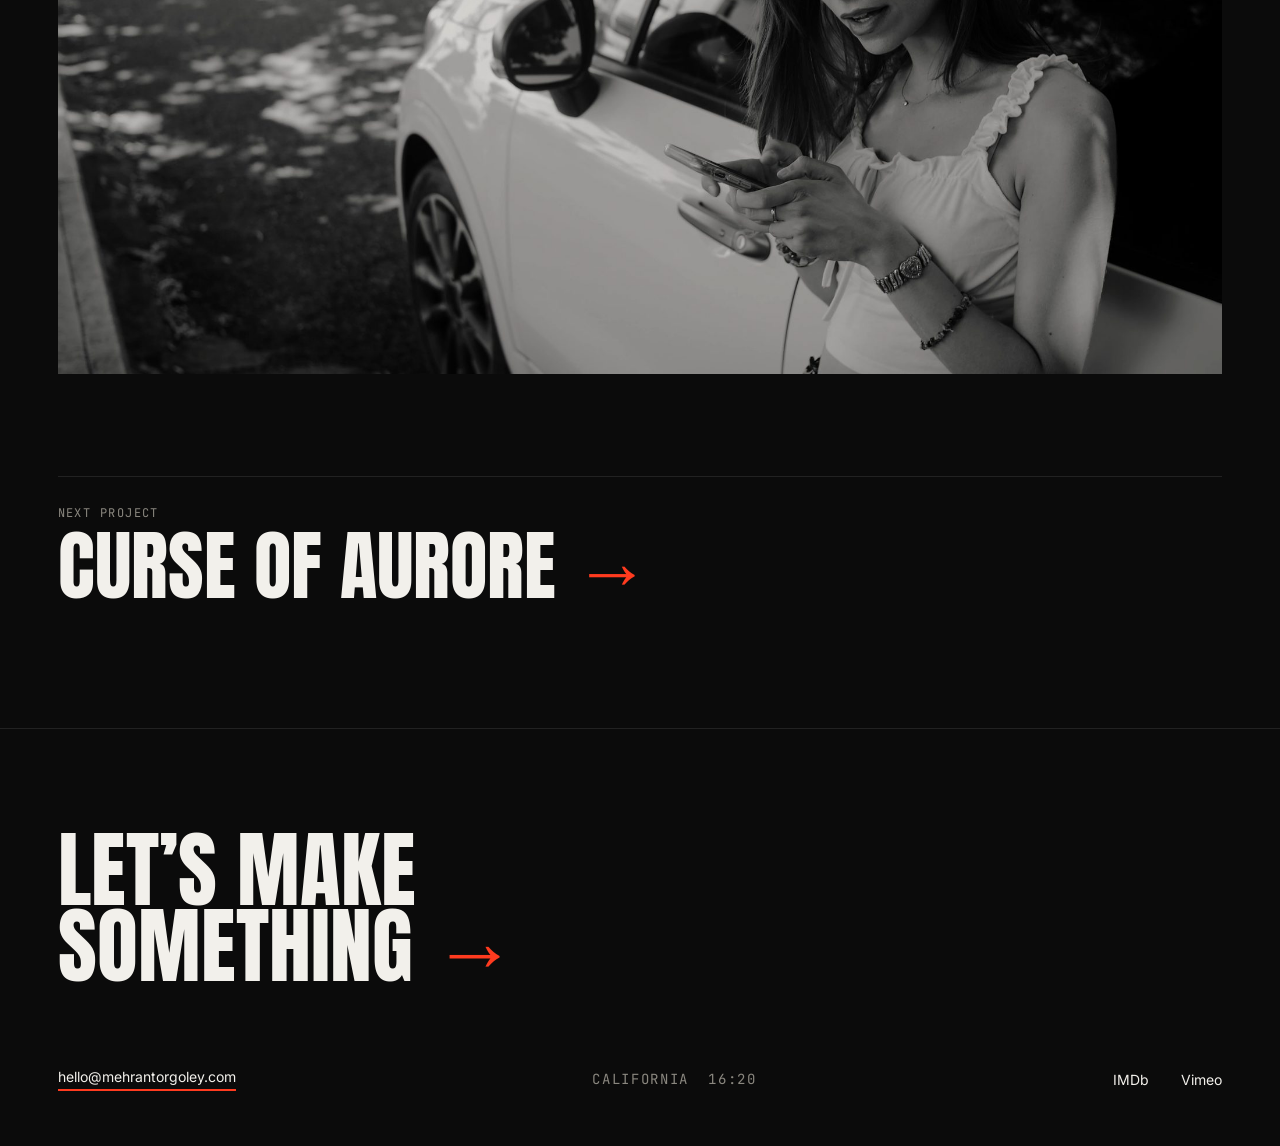
<file: work/golden/index.html>
<!doctype html>
<html lang="en">
<head>
<meta charset="utf-8">
<meta name="viewport" content="width=device-width, initial-scale=1">
<title>Golden (2026) — Feature Film | Directed by Mehran C. Torgoley</title>
<meta name="description" content="Suddenly stranded in Rome, an American filmmaker meets a heartbroken young woman and invites her to join him on a trip through the Italian countryside.">
<link rel="canonical" href="https://mehrantorgoley.com/work/golden/">
<meta property="og:title" content="Golden (2026) — Feature Film | Directed by Mehran C. Torgoley">
<meta property="og:image" content="https://mehrantorgoley.com/assets/img/golden-doorway-og.jpg">
<meta name="twitter:card" content="summary_large_image">
<meta name="theme-color" content="#0B0B0B">
<link rel="icon" href="/favicon.svg" type="image/svg+xml">
<link rel="preload" href="/assets/fonts/anton-latin-400-normal.woff2" as="font" type="font/woff2" crossorigin>
<link rel="stylesheet" href="/assets/css/site.css">
<!-- seo -->
<meta property="og:site_name" content="Mehran C. Torgoley">
<meta property="og:url" content="https://mehrantorgoley.com/work/golden/">
<meta property="og:description" content="Suddenly stranded in Rome, an American filmmaker meets a heartbroken young woman and invites her to join him on a trip through the Italian countryside.">
<meta property="og:type" content="video.movie">
<meta name="twitter:title" content="Golden (2026) — Feature Film | Directed by Mehran C. Torgoley">
<meta name="twitter:description" content="Suddenly stranded in Rome, an American filmmaker meets a heartbroken young woman and invites her to join him on a trip through the Italian countryside.">
<meta name="twitter:image" content="https://mehrantorgoley.com/assets/img/golden-doorway-og.jpg">
<script type="application/ld+json">{"@context": "https://schema.org", "@type": "Movie", "name": "Golden", "url": "https://mehrantorgoley.com/work/golden/", "image": "https://mehrantorgoley.com/assets/img/golden-doorway.jpg", "description": "Suddenly stranded in Rome, an American filmmaker meets a heartbroken young woman and invites her to join him on a trip through the Italian countryside.", "director": [{"@type": "Person", "@id": "https://mehrantorgoley.com/#person", "name": "Mehran C. Torgoley", "url": "https://mehrantorgoley.com/"}], "dateCreated": "2026", "award": ["Official Selection — NYC Independent Film Festival 2026", "Winner — Best Actress in a Narrative Feature, Leah Eckardt"], "trailer": {"@type": "VideoObject", "name": "Golden — Official trailer", "embedUrl": "https://www.youtube.com/embed/GkRgk2qgmxU", "thumbnailUrl": "https://i.ytimg.com/vi/GkRgk2qgmxU/hqdefault.jpg", "description": "Suddenly stranded in Rome, an American filmmaker meets a heartbroken young woman and invites her to join him on a trip through the Italian countryside."}}</script>
<!-- /seo -->
</head>
<body>
<a class="skip" href="#main">Skip to content</a>

<header class="site-header">
  <a class="brand" href="/">MEHRAN C. TORGOLEY</a>
  <button class="menu-btn" aria-label="Menu" aria-expanded="false" aria-controls="nav"><span></span><span></span></button>
  <nav class="nav" id="nav">
    <a href="/#work">Work</a><a href="/features/" aria-current="page">Features</a><a href="/shorts/">Shorts</a><a href="/music-videos/">Music videos</a><a href="/#about">About</a><a href="/contact/">Contact</a>
  </nav>
</header>

<main id="main">
  <section class="page-head project-head">
    <h1 class="display"><span class="mask"><span>Golden</span></span></h1>
    <span class="mono">Feature — 2026</span>
  </section>

  <section class="wrap">
    <div class="player project-player" data-yt="GkRgk2qgmxU" data-title="Golden"><button aria-label="Play Golden — Official trailer"><img src="/assets/img/golden-doorway.jpg" alt="" style="object-position:50% 80%"><img class="laurel" src="/assets/img/laurel-nyciff-2026.png" alt="Official Selection, New York City Independent Film Festival 2026" width="800" height="518"><span class="ptag">Feature Film</span><span class="play"><svg viewBox="0 0 12 14" aria-hidden="true"><path d="M1 1l10 6-10 6z" fill="currentColor"/></svg></span></button></div><p class="mono vlabel">Official trailer</p>
  </section>

  <section class="wrap project-body">
    <div class="project-info">
      <p class="logline">Suddenly stranded in Rome, an American filmmaker meets a heartbroken young woman and invites her to join him on a trip through the Italian countryside.</p>
      <p class="credit mono">Directed by Mehran C. Torgoley</p>
      <ul class="laurels mono"><li>Official Selection — NYC Independent Film Festival 2026</li><li>Winner — Best Actress in a Narrative Feature, Leah Eckardt</li></ul>
      <p class="status mono">Now on the festival circuit. Distribution to be announced.</p>
    </div>
    <aside class="watch"><h2 class="mono">Where to watch</h2><p class="mono empty">Coming soon.</p></aside>
  </section>
  <section class="wrap"><figure class="project-gallery"><img src="/assets/img/golden-leah.jpg" alt="Leah Eckardt in Golden" loading="lazy"><img class="laurel laurel-award" src="/assets/img/laurel-nyciff-2026-best-actress.png" alt="Winner, Best Actress — Leah Eckardt, New York City Independent Film Festival 2026" width="401" height="348"></figure></section>

  <section class="wrap next-project">
    <a href="/work/curse-of-aurore/"><span class="mono">Next project</span><span class="display">Curse of Aurore <span class="arrow">→</span></span></a>
  </section>
</main>

<footer class="contact" id="contact">
  <a class="big display" href="/contact/" style="font-size:clamp(56px,6.6vw,96px)">Let’s make<br>something <span class="arrow">→</span></a>
  <div class="foot">
    <a class="mail" href="mailto:hello@mehrantorgoley.com">hello@mehrantorgoley.com</a>
    <span class="mono" data-clock>California</span>
    <span class="links"><a href="https://www.imdb.com/name/nm1977604/" rel="noopener">IMDb</a><a href="https://vimeo.com/numbir9" rel="noopener">Vimeo</a></span>
  </div>
</footer>

<script src="/assets/js/site.js"></script>
</body>
</html>
</file>
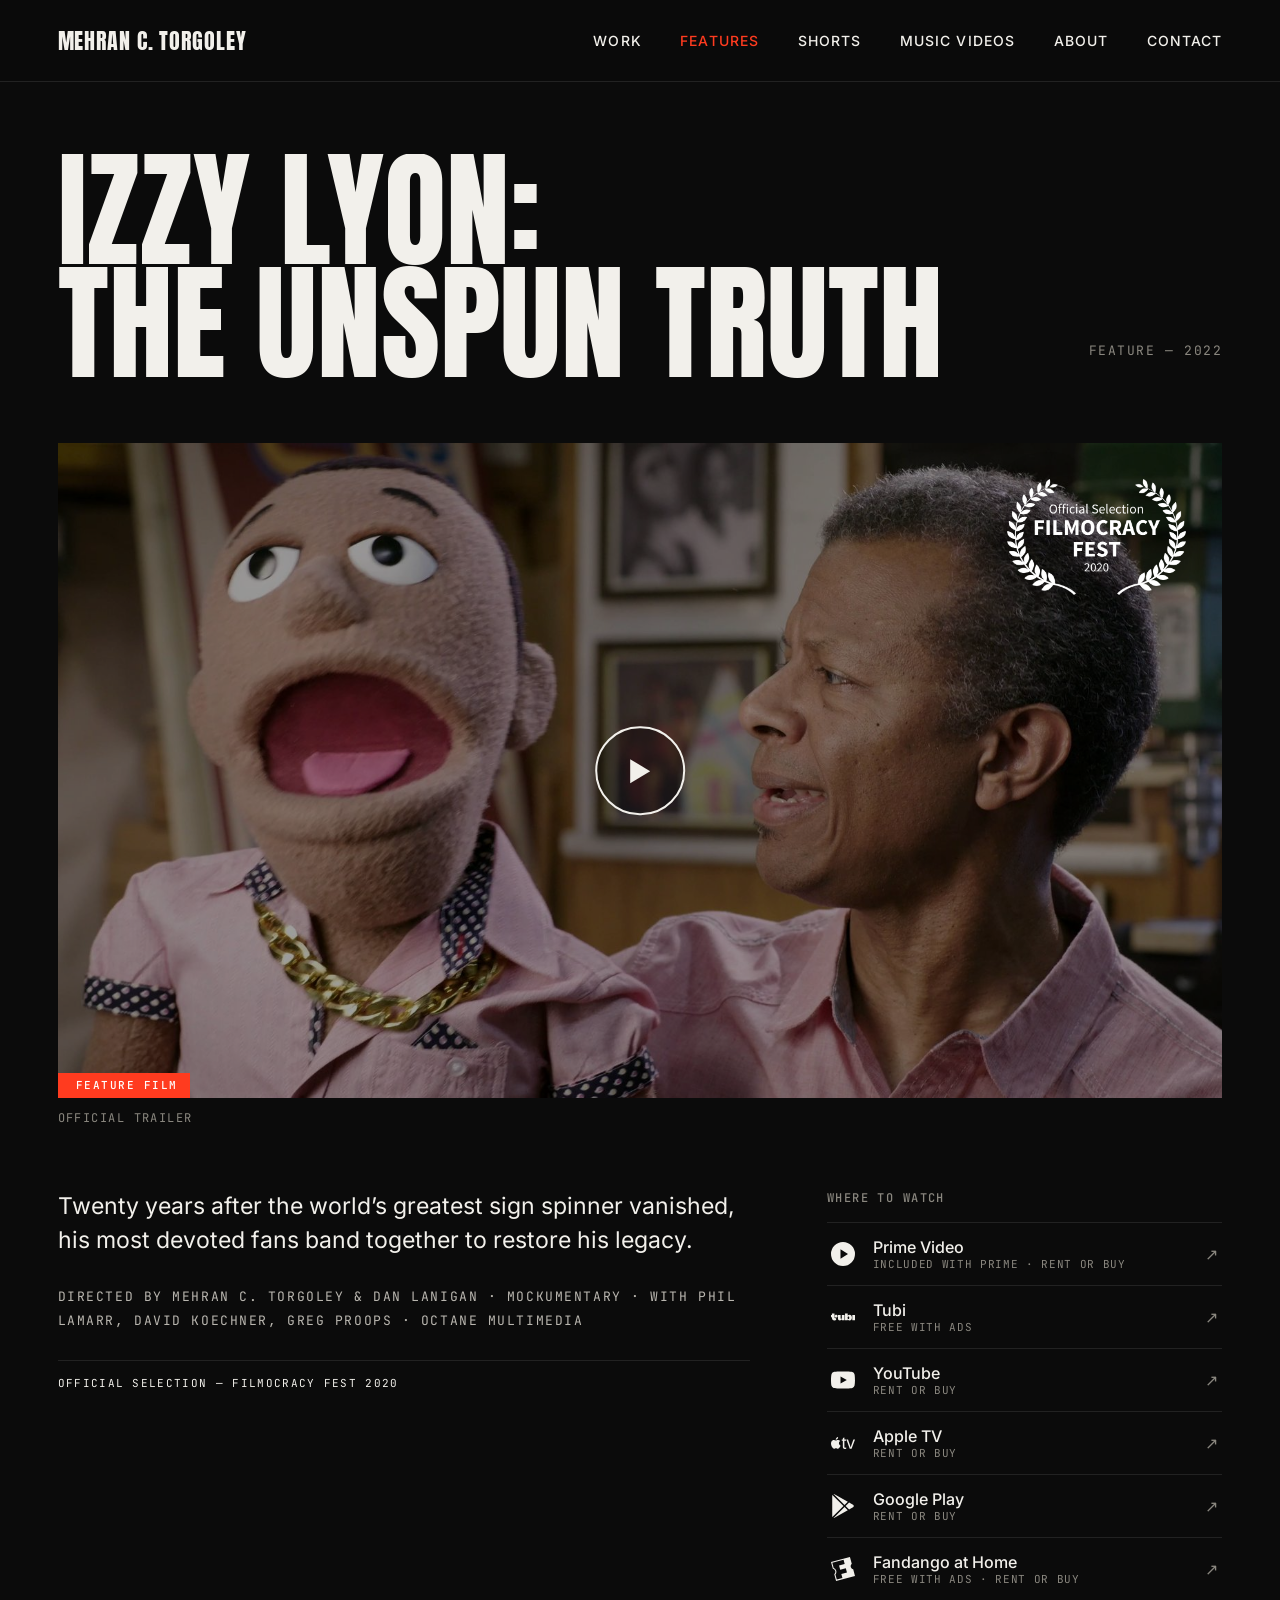
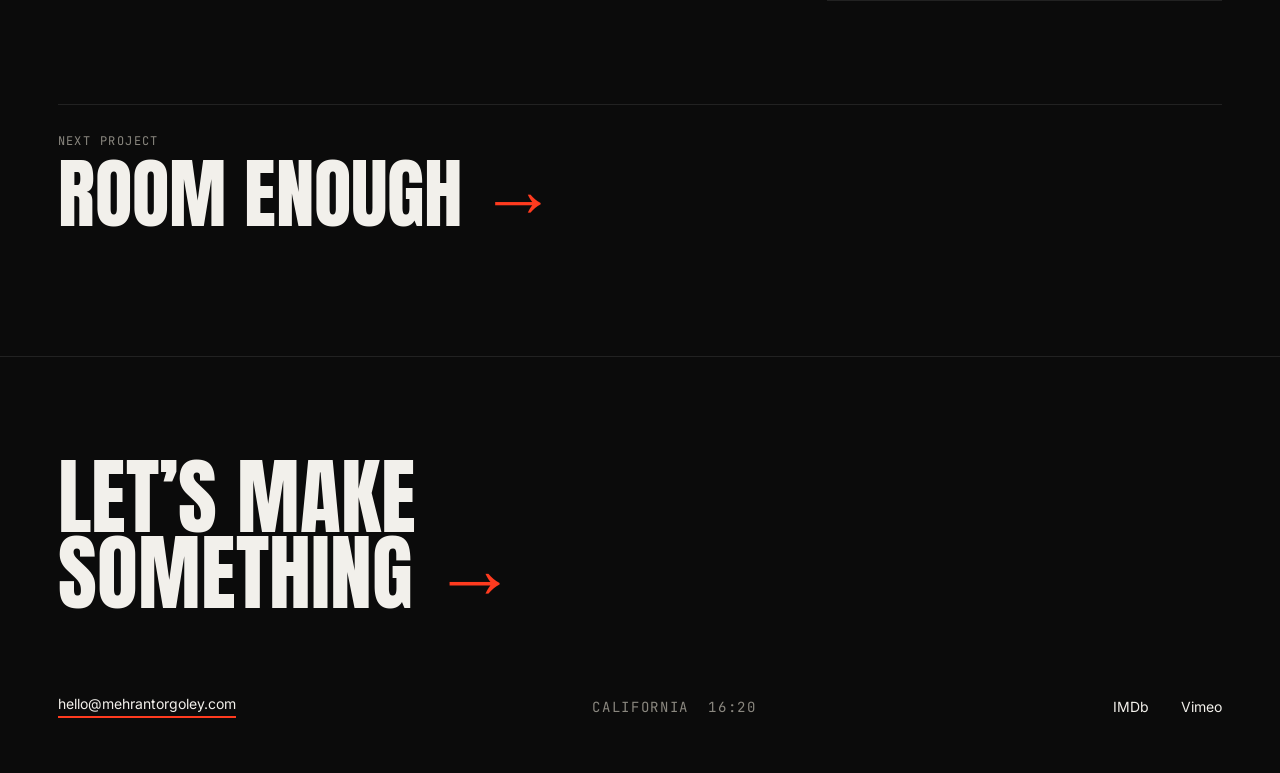
<file: work/izzy-lyon/index.html>
<!doctype html>
<html lang="en">
<head>
<meta charset="utf-8">
<meta name="viewport" content="width=device-width, initial-scale=1">
<title>Izzy Lyon: The Unspun Truth (2022) — Feature Film | Directed by Mehran C. Torgoley</title>
<meta name="description" content="Twenty years after the world’s greatest sign spinner vanished, his most devoted fans band together to restore his legacy.">
<link rel="canonical" href="https://mehrantorgoley.com/work/izzy-lyon/">
<meta property="og:title" content="Izzy Lyon: The Unspun Truth (2022) — Feature Film | Directed by Mehran C. Torgoley">
<meta property="og:image" content="https://mehrantorgoley.com/assets/img/izzy-lyon.jpg">
<meta name="twitter:card" content="summary_large_image">
<meta name="theme-color" content="#0B0B0B">
<link rel="icon" href="/favicon.svg" type="image/svg+xml">
<link rel="preload" href="/assets/fonts/anton-latin-400-normal.woff2" as="font" type="font/woff2" crossorigin>
<link rel="stylesheet" href="/assets/css/site.css">
<!-- seo -->
<meta property="og:site_name" content="Mehran C. Torgoley">
<meta property="og:url" content="https://mehrantorgoley.com/work/izzy-lyon/">
<meta property="og:description" content="Twenty years after the world’s greatest sign spinner vanished, his most devoted fans band together to restore his legacy.">
<meta property="og:type" content="video.movie">
<meta name="twitter:title" content="Izzy Lyon: The Unspun Truth (2022) — Feature Film | Directed by Mehran C. Torgoley">
<meta name="twitter:description" content="Twenty years after the world’s greatest sign spinner vanished, his most devoted fans band together to restore his legacy.">
<meta name="twitter:image" content="https://mehrantorgoley.com/assets/img/izzy-lyon.jpg">
<script type="application/ld+json">{"@context": "https://schema.org", "@type": "Movie", "name": "Izzy Lyon: The Unspun Truth", "url": "https://mehrantorgoley.com/work/izzy-lyon/", "image": "https://mehrantorgoley.com/assets/img/izzy-lyon.jpg", "description": "Twenty years after the world’s greatest sign spinner vanished, his most devoted fans band together to restore his legacy.", "director": [{"@type": "Person", "@id": "https://mehrantorgoley.com/#person", "name": "Mehran C. Torgoley", "url": "https://mehrantorgoley.com/"}, {"@type": "Person", "name": "Dan Lanigan"}], "dateCreated": "2022", "award": ["Official Selection — Filmocracy Fest 2020"], "trailer": {"@type": "VideoObject", "name": "Izzy Lyon: The Unspun Truth — Official trailer", "embedUrl": "https://www.youtube.com/embed/8bKuW3BRQKg", "thumbnailUrl": "https://i.ytimg.com/vi/8bKuW3BRQKg/hqdefault.jpg", "description": "Twenty years after the world’s greatest sign spinner vanished, his most devoted fans band together to restore his legacy."}}</script>
<!-- /seo -->
</head>
<body>
<a class="skip" href="#main">Skip to content</a>

<header class="site-header">
  <a class="brand" href="/">MEHRAN C. TORGOLEY</a>
  <button class="menu-btn" aria-label="Menu" aria-expanded="false" aria-controls="nav"><span></span><span></span></button>
  <nav class="nav" id="nav">
    <a href="/#work">Work</a><a href="/features/" aria-current="page">Features</a><a href="/shorts/">Shorts</a><a href="/music-videos/">Music videos</a><a href="/#about">About</a><a href="/contact/">Contact</a>
  </nav>
</header>

<main id="main">
  <section class="page-head project-head">
    <h1 class="display"><span class="mask"><span>Izzy Lyon:<br>The Unspun Truth</span></span></h1>
    <span class="mono">Feature — 2022</span>
  </section>

  <section class="wrap">
    <div class="player project-player" data-yt="8bKuW3BRQKg" data-title="Izzy Lyon: The Unspun Truth"><button aria-label="Play Izzy Lyon: The Unspun Truth — Official trailer"><img src="/assets/img/izzy-lyon.jpg" alt="" style="object-position:50% 40%"><img class="laurel" src="/assets/img/laurel-filmocracy-2020.png" alt="Official Selection, Filmocracy Fest 2020" width="600" height="389"><span class="ptag">Feature Film</span><span class="play"><svg viewBox="0 0 12 14" aria-hidden="true"><path d="M1 1l10 6-10 6z" fill="currentColor"/></svg></span></button></div><p class="mono vlabel">Official trailer</p>
  </section>

  <section class="wrap project-body">
    <div class="project-info">
      <p class="logline">Twenty years after the world’s greatest sign spinner vanished, his most devoted fans band together to restore his legacy.</p>
      <p class="credit mono">Directed by Mehran C. Torgoley &amp; Dan Lanigan · Mockumentary · With Phil LaMarr, David Koechner, Greg Proops · Octane Multimedia</p>
      <ul class="laurels mono"><li>Official Selection — Filmocracy Fest 2020</li></ul>
      
    </div>
    <aside class="watch"><h2 class="mono">Where to watch</h2><ul><li><a href="https://watch.amazon.com/detail?gti=amzn1.dv.gti.017d2ef2-9e5a-4c53-93f0-a27403da2dc5" target="_blank" rel="noopener"><svg class="wicon" viewBox="0 0 24 24" aria-hidden="true"><path d="M12 0a12 12 0 1 0 0 24 12 12 0 0 0 0-24zm-2.5 7.2 7.5 4.8-7.5 4.8z" fill="currentColor"/></svg><span class="wname">Prime Video</span><span class="wnote mono">Included with Prime · rent or buy</span><span class="warr" aria-hidden="true">↗</span></a></li><li><a href="https://tubitv.com/movies/100003313" target="_blank" rel="noopener"><svg class="wicon" viewBox="0 0 24 24" aria-hidden="true"><path d="M16.696 15.272v-.752c.4.548 1.107.917 1.934.917 1.475 0 2.28-.956 2.28-2.865 0-1.714-.893-2.858-2.235-2.858-.851 0-1.55.347-1.979.908v-2.06h-2.674v6.71zm1.57-2.614c0 .827-.337 1.275-.827 1.275-.486 0-.837-.452-.837-1.275s.342-1.28.837-1.28c.495 0 .828.452.828 1.28zM6.94 9.988v3.6c0 1.236.754 1.841 1.955 1.841.959 0 1.625-.396 2.028-1.064v.91h2.597V9.989h-2.675v3.14c0 .493-.346.693-.666.693-.321 0-.568-.192-.568-.655V9.989Zm14.39 0H24v5.276h-2.67ZM6.553 11.136c0 .781-.635 1.415-1.42 1.415-.783 0-1.419-.634-1.419-1.415 0-.782.636-1.415 1.42-1.415.784 0 1.42.633 1.42 1.415zM3.49 9.702v2.668c.005.653.327.924.976.924.225 0 .526-.053.672-.166v1.931c-.49.243-.869.378-1.535.378 0 0-.069 0-.18-.006l-.003.006c-1.614 0-2.51-1.035-2.482-2.686v-.47H0V9.99h.92V8.563h2.569Z" fill="currentColor"/></svg><span class="wname">Tubi</span><span class="wnote mono">Free with ads</span><span class="warr" aria-hidden="true">↗</span></a></li><li><a href="https://www.youtube.com/watch?v=UyVYUc5WLoI" target="_blank" rel="noopener"><svg class="wicon" viewBox="0 0 24 24" aria-hidden="true"><path d="M23.498 6.186a3.016 3.016 0 0 0-2.122-2.136C19.505 3.545 12 3.545 12 3.545s-7.505 0-9.377.505A3.017 3.017 0 0 0 .502 6.186C0 8.07 0 12 0 12s0 3.93.502 5.814a3.016 3.016 0 0 0 2.122 2.136c1.871.505 9.376.505 9.376.505s7.505 0 9.377-.505a3.015 3.015 0 0 0 2.122-2.136C24 15.93 24 12 24 12s0-3.93-.502-5.814zM9.545 15.568V8.432L15.818 12l-6.273 3.568z" fill="currentColor"/></svg><span class="wname">YouTube</span><span class="wnote mono">Rent or buy</span><span class="warr" aria-hidden="true">↗</span></a></li><li><a href="https://tv.apple.com/us/movie/izzy-lyon-the-unspun-truth/umc.cmc.5bk9pyod30xia7fzj1pc4k3rn" target="_blank" rel="noopener"><svg class="wicon" viewBox="0 0 24 24" aria-hidden="true"><path d="M20.57 17.735h-1.815l-3.34-9.203h1.633l2.02 5.987c.075.231.273.9.586 2.012l.297-.997.33-1.006 2.094-6.004H24zm-5.344-.066a5.76 5.76 0 0 1-1.55.207c-1.23 0-1.84-.693-1.84-2.087V9.646h-1.063V8.532h1.121V7.081l1.476-.602v2.062h1.707v1.113H13.38v5.805c0 .446.074.75.214.932.14.182.396.264.75.264.207 0 .495-.041.883-.115zm-7.29-5.343c.017 1.764 1.55 2.358 1.567 2.366-.017.042-.248.842-.808 1.658-.487.71-.99 1.418-1.79 1.435-.783.016-1.03-.462-1.93-.462-.89 0-1.17.445-1.913.478-.758.025-1.344-.775-1.838-1.484-.998-1.451-1.765-4.098-.734-5.88.51-.89 1.426-1.451 2.416-1.46.75-.016 1.468.512 1.93.512.461 0 1.327-.627 2.234-.536.38.016 1.452.157 2.136 1.154-.058.033-1.278.743-1.27 2.219M6.468 7.988c.404-.495.685-1.18.61-1.864-.585.025-1.294.388-1.723.883-.38.437-.71 1.138-.619 1.806.652.05 1.328-.338 1.732-.825Z" fill="currentColor"/></svg><span class="wname">Apple TV</span><span class="wnote mono">Rent or buy</span><span class="warr" aria-hidden="true">↗</span></a></li><li><a href="https://play.google.com/store/movies/details/Izzy_Lyon_The_Unspun_Truth?id=9gRKfwoQwcA.P" target="_blank" rel="noopener"><svg class="wicon" viewBox="0 0 24 24" aria-hidden="true"><path d="M22.018 13.298l-3.919 2.218-3.515-3.493 3.543-3.521 3.891 2.202a1.49 1.49 0 0 1 0 2.594zM1.337.924a1.486 1.486 0 0 0-.112.568v21.017c0 .217.045.419.124.6l11.155-11.087L1.337.924zm12.207 10.065l3.258-3.238L3.45.195a1.466 1.466 0 0 0-.946-.179l11.04 10.973zm0 2.067l-11 10.933c.298.036.612-.016.906-.183l13.324-7.54-3.23-3.21z" fill="currentColor"/></svg><span class="wname">Google Play</span><span class="wnote mono">Rent or buy</span><span class="warr" aria-hidden="true">↗</span></a></li><li><a href="https://athome.fandango.com/content/browse/details/Izzy-Lyon-The-Unspun-Truth/2129462" target="_blank" rel="noopener"><svg class="wicon" viewBox="0 0 24 24" aria-hidden="true"><path d="M13.664 6.956L8.05 8.496 9.19 12.72l5.615-1.54L15.95 15.4l-5.615 1.49 1.093 4.224-5.615 1.49L4.42 17.54c.846-.995 1.194-2.386.846-3.728-.398-1.342-1.392-2.385-2.584-2.832L1.29 5.763 12.57 2.78zm7.106-.198L18.932.05 0 5.068l1.838 6.758c1.093.2 2.087 1.043 2.385 2.236.348 1.193-.1 2.385-.944 3.18l1.788 6.708L24 18.882l-1.79-6.708c-1.142-.2-2.086-1.043-2.434-2.236-.298-1.193.1-2.435.994-3.18z" fill="currentColor"/></svg><span class="wname">Fandango at Home</span><span class="wnote mono">Free with ads · rent or buy</span><span class="warr" aria-hidden="true">↗</span></a></li></ul></aside>
  </section>
  

  <section class="wrap next-project">
    <a href="/work/room-enough/"><span class="mono">Next project</span><span class="display">Room Enough <span class="arrow">→</span></span></a>
  </section>
</main>

<footer class="contact" id="contact">
  <a class="big display" href="/contact/" style="font-size:clamp(56px,6.6vw,96px)">Let’s make<br>something <span class="arrow">→</span></a>
  <div class="foot">
    <a class="mail" href="mailto:hello@mehrantorgoley.com">hello@mehrantorgoley.com</a>
    <span class="mono" data-clock>California</span>
    <span class="links"><a href="https://www.imdb.com/name/nm1977604/" rel="noopener">IMDb</a><a href="https://vimeo.com/numbir9" rel="noopener">Vimeo</a></span>
  </div>
</footer>

<script src="/assets/js/site.js"></script>
</body>
</html>
</file>
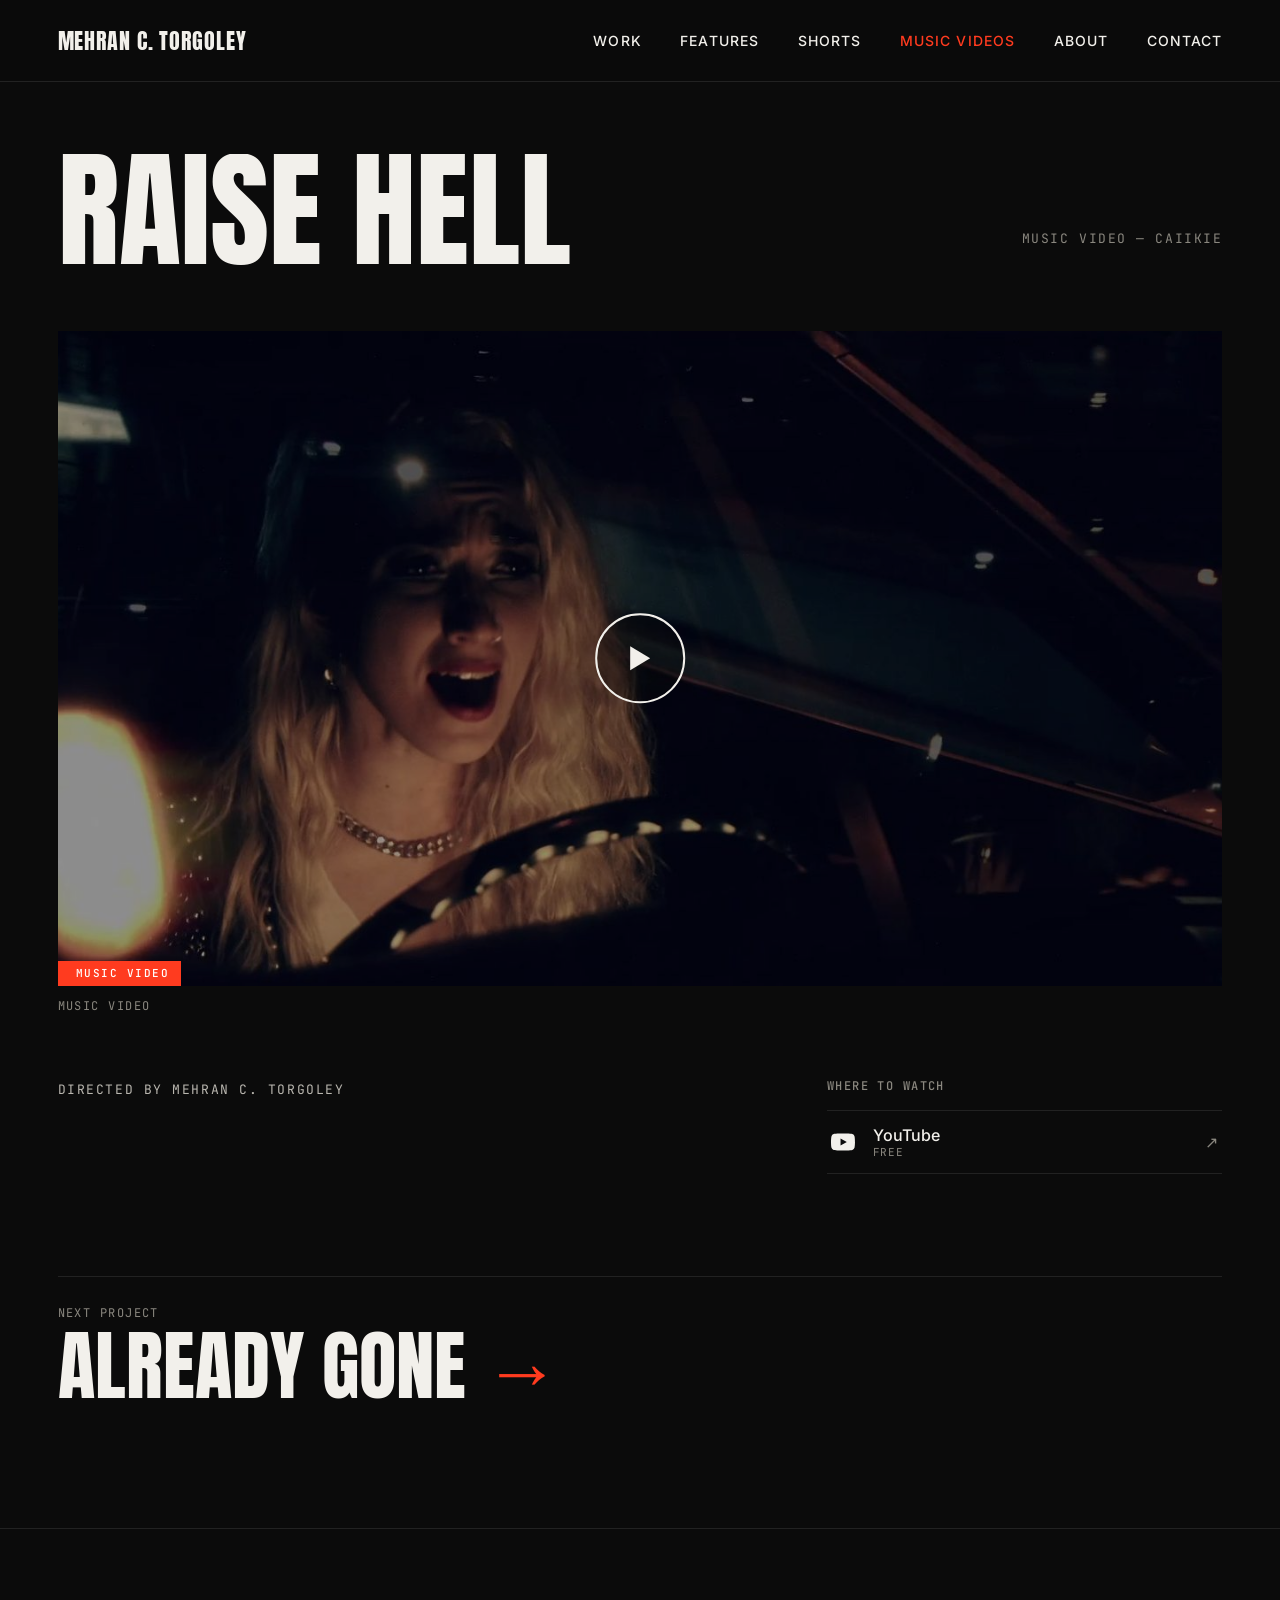
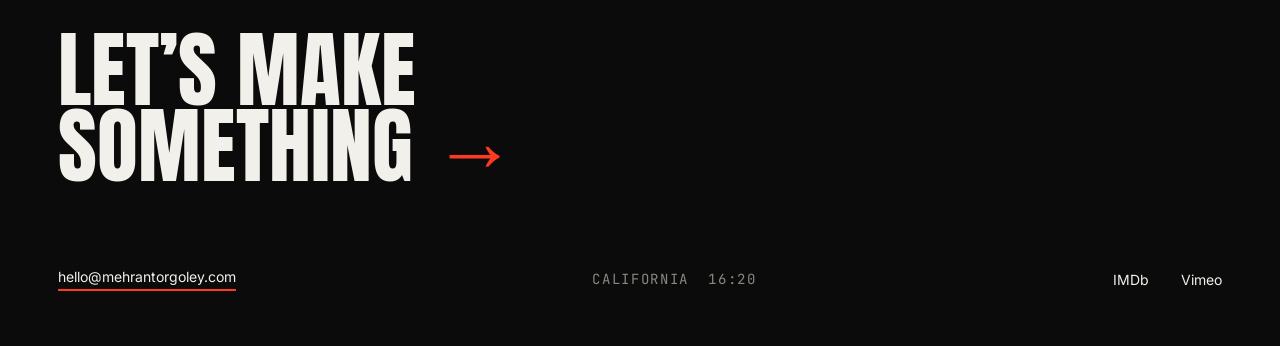
<file: work/raise-hell/index.html>
<!doctype html>
<html lang="en">
<head>
<meta charset="utf-8">
<meta name="viewport" content="width=device-width, initial-scale=1">
<title>Raise Hell — Caiikie Music Video | Directed by Mehran C. Torgoley</title>
<meta name="description" content="Raise Hell — Music video — Caiikie, directed by Mehran C. Torgoley.">
<link rel="canonical" href="https://mehrantorgoley.com/work/raise-hell/">
<meta property="og:title" content="Raise Hell — Caiikie Music Video | Directed by Mehran C. Torgoley">
<meta property="og:image" content="https://mehrantorgoley.com/assets/img/raise-hell.jpg">
<meta name="twitter:card" content="summary_large_image">
<meta name="theme-color" content="#0B0B0B">
<link rel="icon" href="/favicon.svg" type="image/svg+xml">
<link rel="preload" href="/assets/fonts/anton-latin-400-normal.woff2" as="font" type="font/woff2" crossorigin>
<link rel="stylesheet" href="/assets/css/site.css">
<!-- seo -->
<meta property="og:site_name" content="Mehran C. Torgoley">
<meta property="og:url" content="https://mehrantorgoley.com/work/raise-hell/">
<meta property="og:description" content="Raise Hell — Music video — Caiikie, directed by Mehran C. Torgoley.">
<meta property="og:type" content="video.other">
<meta name="twitter:title" content="Raise Hell — Caiikie Music Video | Directed by Mehran C. Torgoley">
<meta name="twitter:description" content="Raise Hell — Music video — Caiikie, directed by Mehran C. Torgoley.">
<meta name="twitter:image" content="https://mehrantorgoley.com/assets/img/raise-hell.jpg">
<script type="application/ld+json">{"@context": "https://schema.org", "@type": "MusicVideoObject", "name": "Raise Hell — Caiikie", "url": "https://mehrantorgoley.com/work/raise-hell/", "thumbnailUrl": "https://mehrantorgoley.com/assets/img/raise-hell.jpg", "description": "Music video for Caiikie, directed by Mehran C. Torgoley.", "creator": {"@type": "Person", "@id": "https://mehrantorgoley.com/#person", "name": "Mehran C. Torgoley", "url": "https://mehrantorgoley.com/"}, "byArtist": {"@type": "MusicGroup", "name": "Caiikie"}}</script>
<!-- /seo -->
</head>
<body>
<a class="skip" href="#main">Skip to content</a>

<header class="site-header">
  <a class="brand" href="/">MEHRAN C. TORGOLEY</a>
  <button class="menu-btn" aria-label="Menu" aria-expanded="false" aria-controls="nav"><span></span><span></span></button>
  <nav class="nav" id="nav">
    <a href="/#work">Work</a><a href="/features/">Features</a><a href="/shorts/">Shorts</a><a href="/music-videos/" aria-current="page">Music videos</a><a href="/#about">About</a><a href="/contact/">Contact</a>
  </nav>
</header>

<main id="main">
  <section class="page-head project-head">
    <h1 class="display"><span class="mask"><span>Raise Hell</span></span></h1>
    <span class="mono">Music video — Caiikie</span>
  </section>

  <section class="wrap">
    <div class="player project-player" data-yt="9PFCAwCi3kw" data-title="Raise Hell"><button aria-label="Play Raise Hell — Music video"><img src="/assets/img/raise-hell.jpg" alt="" style="object-position:50% 50%"><span class="ptag">Music Video</span><span class="play"><svg viewBox="0 0 12 14" aria-hidden="true"><path d="M1 1l10 6-10 6z" fill="currentColor"/></svg></span></button></div><p class="mono vlabel">Music video</p>
  </section>

  <section class="wrap project-body">
    <div class="project-info">
      
      <p class="credit mono">Directed by Mehran C. Torgoley</p>
      
      
    </div>
    <aside class="watch"><h2 class="mono">Where to watch</h2><ul><li><a href="https://www.youtube.com/watch?v=9PFCAwCi3kw" target="_blank" rel="noopener"><svg class="wicon" viewBox="0 0 24 24" aria-hidden="true"><path d="M23.498 6.186a3.016 3.016 0 0 0-2.122-2.136C19.505 3.545 12 3.545 12 3.545s-7.505 0-9.377.505A3.017 3.017 0 0 0 .502 6.186C0 8.07 0 12 0 12s0 3.93.502 5.814a3.016 3.016 0 0 0 2.122 2.136c1.871.505 9.376.505 9.376.505s7.505 0 9.377-.505a3.015 3.015 0 0 0 2.122-2.136C24 15.93 24 12 24 12s0-3.93-.502-5.814zM9.545 15.568V8.432L15.818 12l-6.273 3.568z" fill="currentColor"/></svg><span class="wname">YouTube</span><span class="wnote mono">Free</span><span class="warr" aria-hidden="true">↗</span></a></li></ul></aside>
  </section>
  

  <section class="wrap next-project">
    <a href="/work/already-gone/"><span class="mono">Next project</span><span class="display">Already Gone <span class="arrow">→</span></span></a>
  </section>
</main>

<footer class="contact" id="contact">
  <a class="big display" href="/contact/" style="font-size:clamp(56px,6.6vw,96px)">Let’s make<br>something <span class="arrow">→</span></a>
  <div class="foot">
    <a class="mail" href="mailto:hello@mehrantorgoley.com">hello@mehrantorgoley.com</a>
    <span class="mono" data-clock>California</span>
    <span class="links"><a href="https://www.imdb.com/name/nm1977604/" rel="noopener">IMDb</a><a href="https://vimeo.com/numbir9" rel="noopener">Vimeo</a></span>
  </div>
</footer>

<script src="/assets/js/site.js"></script>
</body>
</html>
</file>
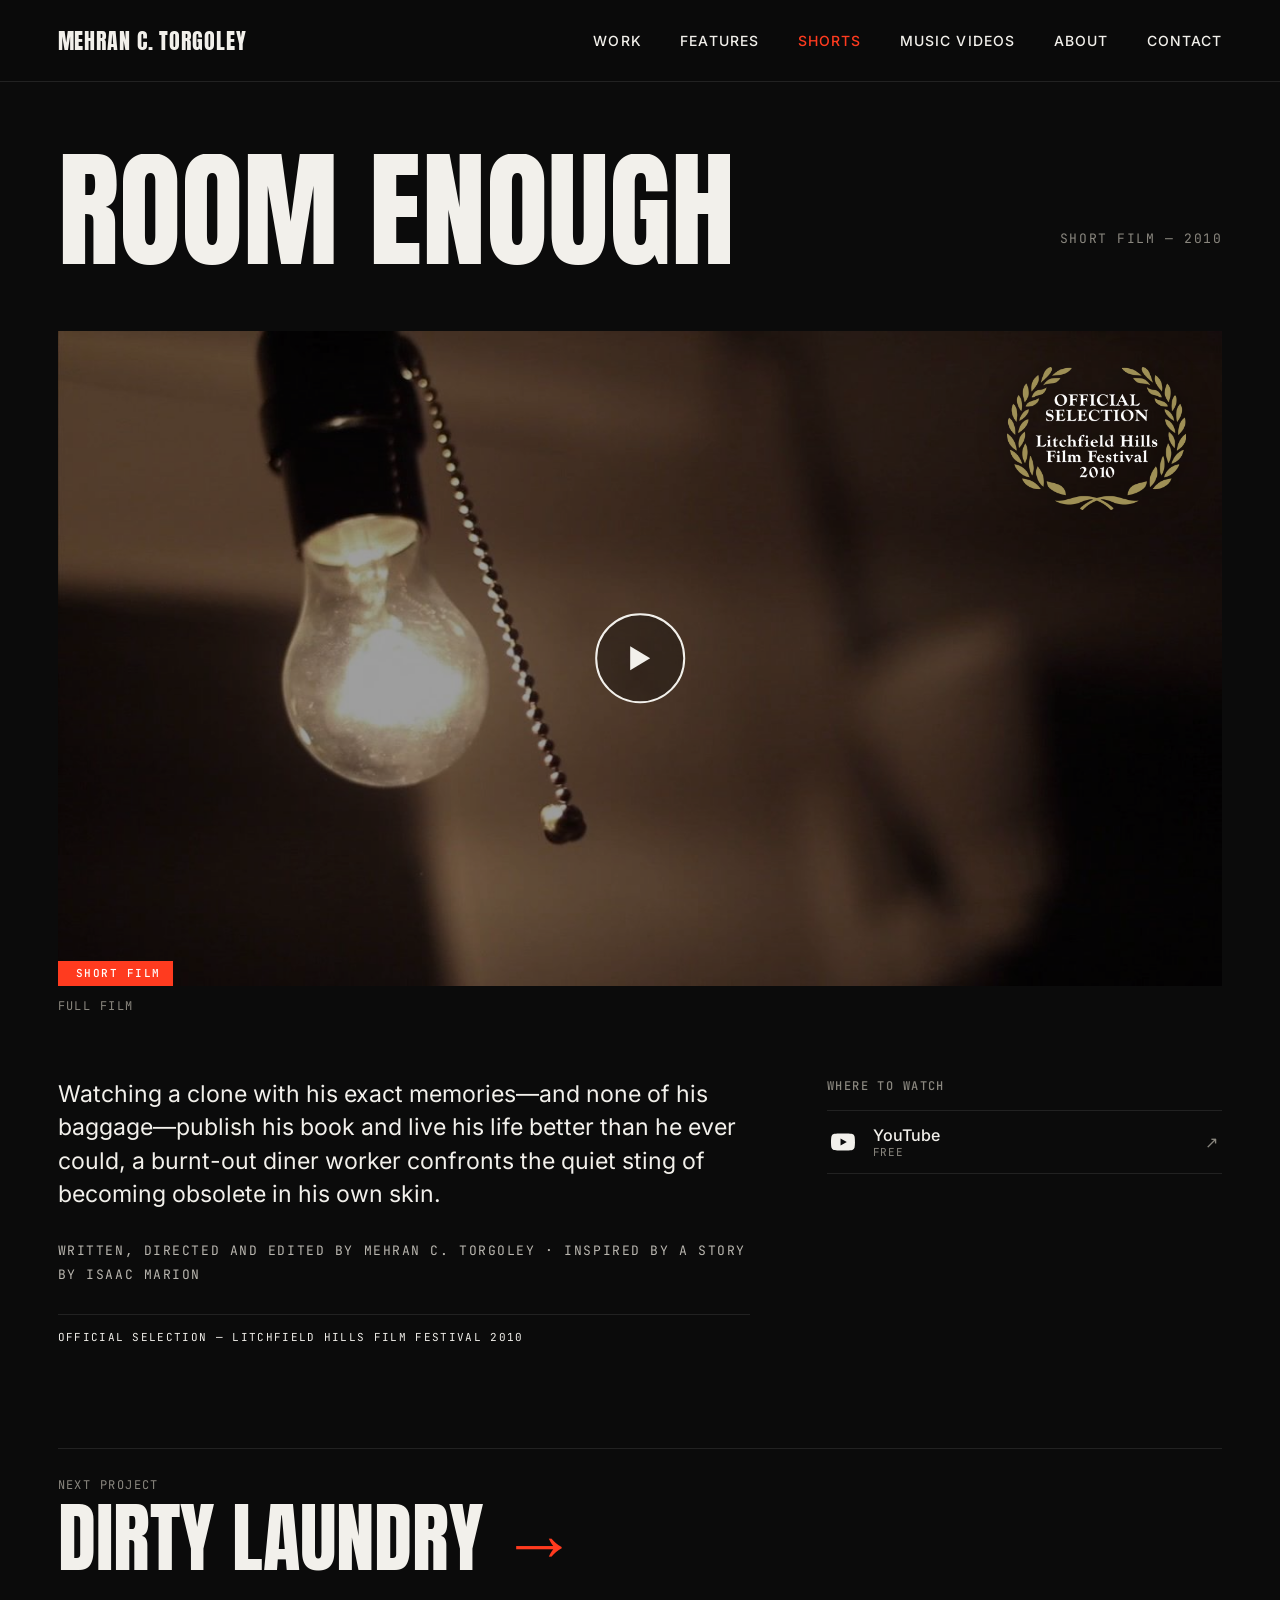
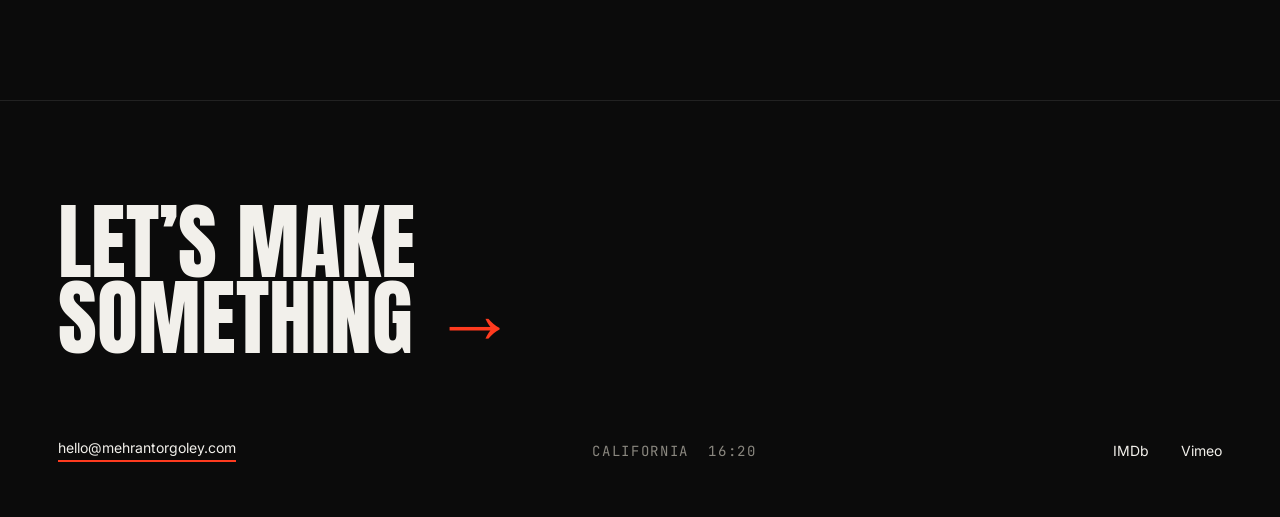
<file: work/room-enough/index.html>
<!doctype html>
<html lang="en">
<head>
<meta charset="utf-8">
<meta name="viewport" content="width=device-width, initial-scale=1">
<title>Room Enough (2010) — Short Film | Directed by Mehran C. Torgoley</title>
<meta name="description" content="Watching a clone with his exact memories—and none of his baggage—publish his book and live his life better than he ever could, a burnt-out diner worker confronts the quiet sting of becoming obsolete in his own skin.">
<link rel="canonical" href="https://mehrantorgoley.com/work/room-enough/">
<meta property="og:title" content="Room Enough (2010) — Short Film | Directed by Mehran C. Torgoley">
<meta property="og:image" content="https://mehrantorgoley.com/assets/img/room-enough.jpg">
<meta name="twitter:card" content="summary_large_image">
<meta name="theme-color" content="#0B0B0B">
<link rel="icon" href="/favicon.svg" type="image/svg+xml">
<link rel="preload" href="/assets/fonts/anton-latin-400-normal.woff2" as="font" type="font/woff2" crossorigin>
<link rel="stylesheet" href="/assets/css/site.css">
<!-- seo -->
<meta property="og:site_name" content="Mehran C. Torgoley">
<meta property="og:url" content="https://mehrantorgoley.com/work/room-enough/">
<meta property="og:description" content="Watching a clone with his exact memories—and none of his baggage—publish his book and live his life better than he ever could, a burnt-out diner worker confronts the quiet sting of becoming obsolete in his own skin.">
<meta property="og:type" content="video.movie">
<meta name="twitter:title" content="Room Enough (2010) — Short Film | Directed by Mehran C. Torgoley">
<meta name="twitter:description" content="Watching a clone with his exact memories—and none of his baggage—publish his book and live his life better than he ever could, a burnt-out diner worker confronts the quiet sting of becoming obsolete in his own skin.">
<meta name="twitter:image" content="https://mehrantorgoley.com/assets/img/room-enough.jpg">
<script type="application/ld+json">{"@context": "https://schema.org", "@type": "Movie", "name": "Room Enough", "url": "https://mehrantorgoley.com/work/room-enough/", "image": "https://mehrantorgoley.com/assets/img/room-enough.jpg", "description": "Watching a clone with his exact memories—and none of his baggage—publish his book and live his life better than he ever could, a burnt-out diner worker confronts the quiet sting of becoming obsolete in his own skin.", "genre": "Short film", "director": [{"@type": "Person", "@id": "https://mehrantorgoley.com/#person", "name": "Mehran C. Torgoley", "url": "https://mehrantorgoley.com/"}], "dateCreated": "2010", "award": ["Official Selection — Litchfield Hills Film Festival 2010"], "video": {"@type": "VideoObject", "name": "Room Enough — Full film", "embedUrl": "https://www.youtube.com/embed/cFR2GDF-agg", "thumbnailUrl": "https://i.ytimg.com/vi/cFR2GDF-agg/hqdefault.jpg", "description": "Watching a clone with his exact memories—and none of his baggage—publish his book and live his life better than he ever could, a burnt-out diner worker confronts the quiet sting of becoming obsolete in his own skin."}}</script>
<!-- /seo -->
</head>
<body>
<a class="skip" href="#main">Skip to content</a>

<header class="site-header">
  <a class="brand" href="/">MEHRAN C. TORGOLEY</a>
  <button class="menu-btn" aria-label="Menu" aria-expanded="false" aria-controls="nav"><span></span><span></span></button>
  <nav class="nav" id="nav">
    <a href="/#work">Work</a><a href="/features/">Features</a><a href="/shorts/" aria-current="page">Shorts</a><a href="/music-videos/">Music videos</a><a href="/#about">About</a><a href="/contact/">Contact</a>
  </nav>
</header>

<main id="main">
  <section class="page-head project-head">
    <h1 class="display"><span class="mask"><span>Room Enough</span></span></h1>
    <span class="mono">Short film — 2010</span>
  </section>

  <section class="wrap">
    <div class="player project-player" data-yt="cFR2GDF-agg" data-title="Room Enough"><button aria-label="Play Room Enough — Full film"><img src="/assets/img/room-enough.jpg" alt="" style="object-position:30% 50%"><img class="laurel" src="/assets/img/laurel-litchfield-2010.png" alt="Official Selection, Litchfield Hills Film Festival 2010" width="600" height="480"><span class="ptag">Short Film</span><span class="play"><svg viewBox="0 0 12 14" aria-hidden="true"><path d="M1 1l10 6-10 6z" fill="currentColor"/></svg></span></button></div><p class="mono vlabel">Full film</p>
  </section>

  <section class="wrap project-body">
    <div class="project-info">
      <p class="logline">Watching a clone with his exact memories—and none of his baggage—publish his book and live his life better than he ever could, a burnt-out diner worker confronts the quiet sting of becoming obsolete in his own skin.</p>
      <p class="credit mono">Written, directed and edited by Mehran C. Torgoley · Inspired by a story by Isaac Marion</p>
      <ul class="laurels mono"><li>Official Selection — Litchfield Hills Film Festival 2010</li></ul>
      
    </div>
    <aside class="watch"><h2 class="mono">Where to watch</h2><ul><li><a href="https://www.youtube.com/watch?v=cFR2GDF-agg" target="_blank" rel="noopener"><svg class="wicon" viewBox="0 0 24 24" aria-hidden="true"><path d="M23.498 6.186a3.016 3.016 0 0 0-2.122-2.136C19.505 3.545 12 3.545 12 3.545s-7.505 0-9.377.505A3.017 3.017 0 0 0 .502 6.186C0 8.07 0 12 0 12s0 3.93.502 5.814a3.016 3.016 0 0 0 2.122 2.136c1.871.505 9.376.505 9.376.505s7.505 0 9.377-.505a3.015 3.015 0 0 0 2.122-2.136C24 15.93 24 12 24 12s0-3.93-.502-5.814zM9.545 15.568V8.432L15.818 12l-6.273 3.568z" fill="currentColor"/></svg><span class="wname">YouTube</span><span class="wnote mono">Free</span><span class="warr" aria-hidden="true">↗</span></a></li></ul></aside>
  </section>
  

  <section class="wrap next-project">
    <a href="/work/dirty-laundry/"><span class="mono">Next project</span><span class="display">Dirty Laundry <span class="arrow">→</span></span></a>
  </section>
</main>

<footer class="contact" id="contact">
  <a class="big display" href="/contact/" style="font-size:clamp(56px,6.6vw,96px)">Let’s make<br>something <span class="arrow">→</span></a>
  <div class="foot">
    <a class="mail" href="mailto:hello@mehrantorgoley.com">hello@mehrantorgoley.com</a>
    <span class="mono" data-clock>California</span>
    <span class="links"><a href="https://www.imdb.com/name/nm1977604/" rel="noopener">IMDb</a><a href="https://vimeo.com/numbir9" rel="noopener">Vimeo</a></span>
  </div>
</footer>

<script src="/assets/js/site.js"></script>
</body>
</html>
</file>
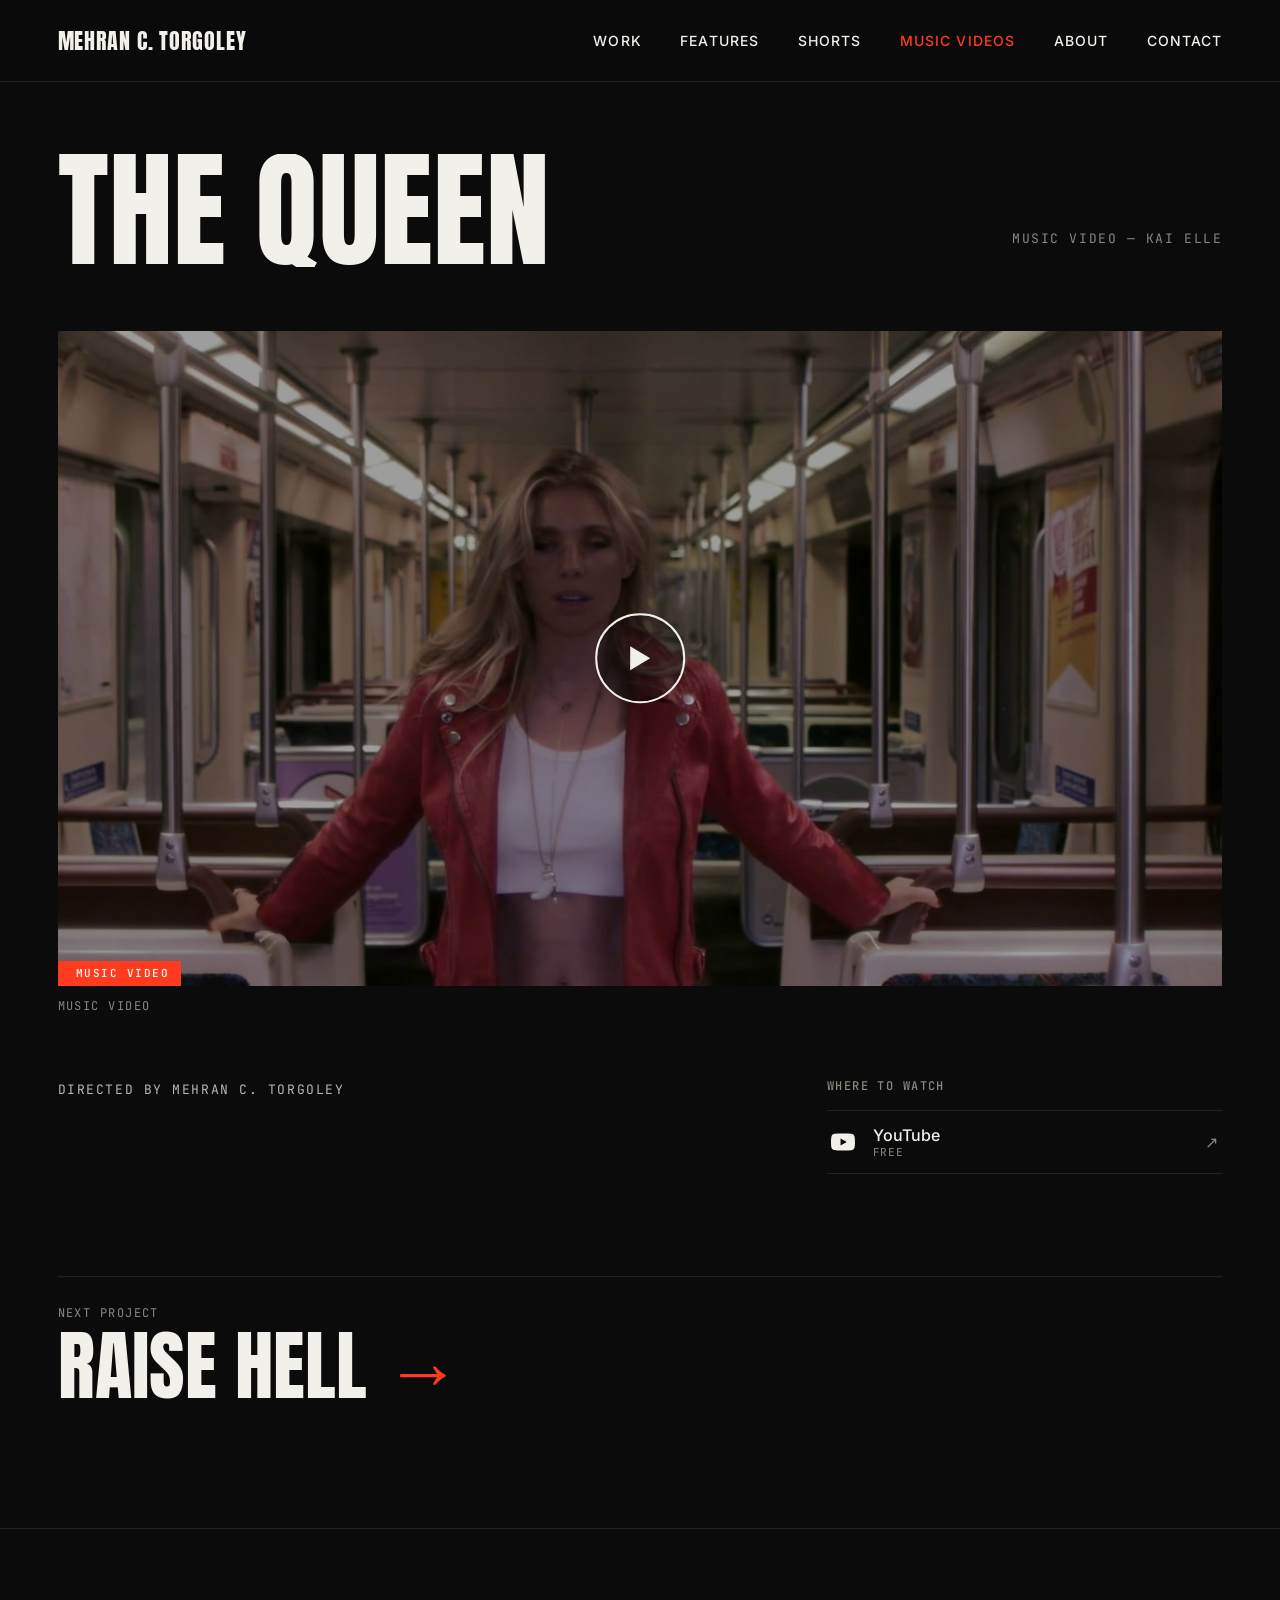
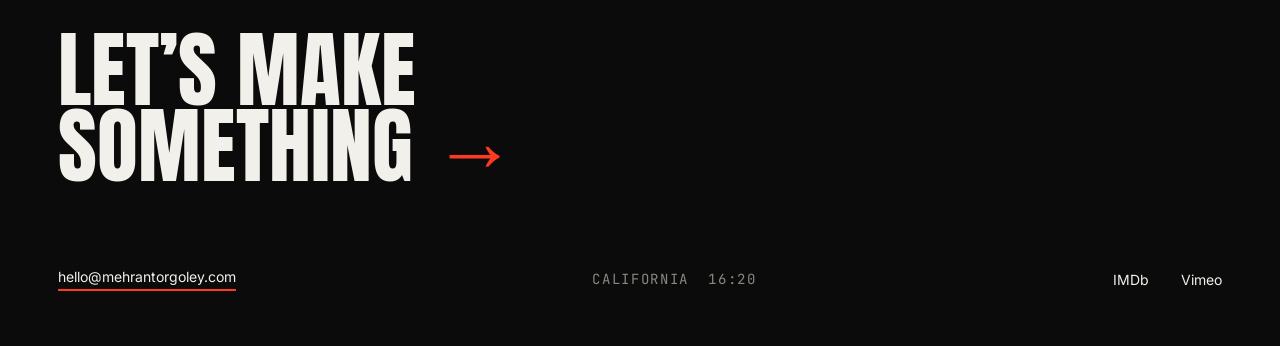
<file: work/the-queen/index.html>
<!doctype html>
<html lang="en">
<head>
<meta charset="utf-8">
<meta name="viewport" content="width=device-width, initial-scale=1">
<title>The Queen — Kai Elle Music Video | Directed by Mehran C. Torgoley</title>
<meta name="description" content="The Queen — Music video — Kai Elle, directed by Mehran C. Torgoley.">
<link rel="canonical" href="https://mehrantorgoley.com/work/the-queen/">
<meta property="og:title" content="The Queen — Kai Elle Music Video | Directed by Mehran C. Torgoley">
<meta property="og:image" content="https://mehrantorgoley.com/assets/img/the-queen.jpg">
<meta name="twitter:card" content="summary_large_image">
<meta name="theme-color" content="#0B0B0B">
<link rel="icon" href="/favicon.svg" type="image/svg+xml">
<link rel="preload" href="/assets/fonts/anton-latin-400-normal.woff2" as="font" type="font/woff2" crossorigin>
<link rel="stylesheet" href="/assets/css/site.css">
<!-- seo -->
<meta property="og:site_name" content="Mehran C. Torgoley">
<meta property="og:url" content="https://mehrantorgoley.com/work/the-queen/">
<meta property="og:description" content="The Queen — Music video — Kai Elle, directed by Mehran C. Torgoley.">
<meta property="og:type" content="video.other">
<meta name="twitter:title" content="The Queen — Kai Elle Music Video | Directed by Mehran C. Torgoley">
<meta name="twitter:description" content="The Queen — Music video — Kai Elle, directed by Mehran C. Torgoley.">
<meta name="twitter:image" content="https://mehrantorgoley.com/assets/img/the-queen.jpg">
<script type="application/ld+json">{"@context": "https://schema.org", "@type": "MusicVideoObject", "name": "The Queen — Kai Elle", "url": "https://mehrantorgoley.com/work/the-queen/", "thumbnailUrl": "https://mehrantorgoley.com/assets/img/the-queen.jpg", "description": "Music video for Kai Elle, directed by Mehran C. Torgoley.", "creator": {"@type": "Person", "@id": "https://mehrantorgoley.com/#person", "name": "Mehran C. Torgoley", "url": "https://mehrantorgoley.com/"}, "byArtist": {"@type": "MusicGroup", "name": "Kai Elle"}}</script>
<!-- /seo -->
</head>
<body>
<a class="skip" href="#main">Skip to content</a>

<header class="site-header">
  <a class="brand" href="/">MEHRAN C. TORGOLEY</a>
  <button class="menu-btn" aria-label="Menu" aria-expanded="false" aria-controls="nav"><span></span><span></span></button>
  <nav class="nav" id="nav">
    <a href="/#work">Work</a><a href="/features/">Features</a><a href="/shorts/">Shorts</a><a href="/music-videos/" aria-current="page">Music videos</a><a href="/#about">About</a><a href="/contact/">Contact</a>
  </nav>
</header>

<main id="main">
  <section class="page-head project-head">
    <h1 class="display"><span class="mask"><span>The Queen</span></span></h1>
    <span class="mono">Music video — Kai Elle</span>
  </section>

  <section class="wrap">
    <div class="player project-player" data-yt="cNxJkNInNvM" data-title="The Queen"><button aria-label="Play The Queen — Music video"><img src="/assets/img/the-queen.jpg" alt="" style="object-position:50% 50%"><span class="ptag">Music Video</span><span class="play"><svg viewBox="0 0 12 14" aria-hidden="true"><path d="M1 1l10 6-10 6z" fill="currentColor"/></svg></span></button></div><p class="mono vlabel">Music video</p>
  </section>

  <section class="wrap project-body">
    <div class="project-info">
      
      <p class="credit mono">Directed by Mehran C. Torgoley</p>
      
      
    </div>
    <aside class="watch"><h2 class="mono">Where to watch</h2><ul><li><a href="https://www.youtube.com/watch?v=cNxJkNInNvM" target="_blank" rel="noopener"><svg class="wicon" viewBox="0 0 24 24" aria-hidden="true"><path d="M23.498 6.186a3.016 3.016 0 0 0-2.122-2.136C19.505 3.545 12 3.545 12 3.545s-7.505 0-9.377.505A3.017 3.017 0 0 0 .502 6.186C0 8.07 0 12 0 12s0 3.93.502 5.814a3.016 3.016 0 0 0 2.122 2.136c1.871.505 9.376.505 9.376.505s7.505 0 9.377-.505a3.015 3.015 0 0 0 2.122-2.136C24 15.93 24 12 24 12s0-3.93-.502-5.814zM9.545 15.568V8.432L15.818 12l-6.273 3.568z" fill="currentColor"/></svg><span class="wname">YouTube</span><span class="wnote mono">Free</span><span class="warr" aria-hidden="true">↗</span></a></li></ul></aside>
  </section>
  

  <section class="wrap next-project">
    <a href="/work/raise-hell/"><span class="mono">Next project</span><span class="display">Raise Hell <span class="arrow">→</span></span></a>
  </section>
</main>

<footer class="contact" id="contact">
  <a class="big display" href="/contact/" style="font-size:clamp(56px,6.6vw,96px)">Let’s make<br>something <span class="arrow">→</span></a>
  <div class="foot">
    <a class="mail" href="mailto:hello@mehrantorgoley.com">hello@mehrantorgoley.com</a>
    <span class="mono" data-clock>California</span>
    <span class="links"><a href="https://www.imdb.com/name/nm1977604/" rel="noopener">IMDb</a><a href="https://vimeo.com/numbir9" rel="noopener">Vimeo</a></span>
  </div>
</footer>

<script src="/assets/js/site.js"></script>
</body>
</html>
</file>
<file: assets/css/site.css>
/* Fonts: self-hosted (SIL Open Font License) */
@font-face{font-family:'Anton';src:url(/assets/fonts/anton-latin-400-normal.woff2) format('woff2');font-weight:400;font-display:swap}
@font-face{font-family:'Inter';src:url(/assets/fonts/inter-latin-400-normal.woff2) format('woff2');font-weight:400;font-display:swap}
@font-face{font-family:'Inter';src:url(/assets/fonts/inter-latin-500-normal.woff2) format('woff2');font-weight:500;font-display:swap}
@font-face{font-family:'Inter';src:url(/assets/fonts/inter-latin-600-normal.woff2) format('woff2');font-weight:600;font-display:swap}
@font-face{font-family:'JetBrains Mono';src:url(/assets/fonts/jetbrains-mono-latin-400-normal.woff2) format('woff2');font-weight:400;font-display:swap}
@font-face{font-family:'JetBrains Mono';src:url(/assets/fonts/jetbrains-mono-latin-500-normal.woff2) format('woff2');font-weight:500;font-display:swap}

:root{
  --bg:#0B0B0B; --ink:#F2F0EB; --mute:#B9B6AF; --dim:#8A877F; --line:#222; --panel:#161616;
  --accent:#FF3B1F;
  --display:'Anton',Impact,sans-serif;
  --body:'Inter',system-ui,-apple-system,sans-serif;
  --mono:'JetBrains Mono',ui-monospace,monospace;
  --gutter:clamp(20px,4.5vw,64px);
}
*,*::before,*::after{box-sizing:border-box}
html{scroll-behavior:smooth;scroll-padding-top:96px}
body{margin:0;background:var(--bg);color:var(--ink);font-family:var(--body);-webkit-font-smoothing:antialiased;overflow-x:hidden;overflow-x:clip}
img{display:block;max-width:100%}
a{color:var(--ink);text-decoration:none}
a:hover{color:var(--accent)}
a:focus-visible,button:focus-visible{outline:2px solid var(--accent);outline-offset:3px}
.mono{font-family:var(--mono);letter-spacing:.12em;text-transform:uppercase}
.display{font-family:var(--display);font-weight:400;text-transform:uppercase;line-height:.9}
.wrap{padding-inline:var(--gutter)}
.skip{position:absolute;left:-999px}.skip:focus{left:16px;top:16px;background:var(--ink);color:var(--bg);padding:8px 12px;z-index:9}

/* header */
.site-header{display:flex;justify-content:space-between;align-items:center;padding:24px var(--gutter);border-bottom:1px solid var(--line);position:sticky;top:0;z-index:10;background:rgba(11,11,11,.86);-webkit-backdrop-filter:blur(12px);backdrop-filter:blur(12px)}
.brand{font-family:var(--display);font-size:22px;letter-spacing:.04em}
.nav{display:flex;gap:clamp(20px,3vw,40px);font-size:14px;font-weight:500;letter-spacing:.08em;text-transform:uppercase}
.nav a[aria-current="page"],.nav .hot{color:var(--accent)}
.menu-btn{display:none;width:44px;height:44px;background:none;border:1px solid #333;color:var(--ink);cursor:pointer;flex-direction:column;align-items:center;justify-content:center;gap:6px;padding:0}
.menu-btn span{display:block;width:18px;height:2px;background:var(--ink)}
.menu-btn span+span{background:var(--accent)}
@media (max-width:820px){
  .menu-btn{display:flex}
  .nav{display:none;position:absolute;top:100%;left:0;right:0;background:var(--bg);flex-direction:column;gap:0;border-bottom:1px solid var(--line);padding:8px var(--gutter) 20px}
  .nav a{padding:14px 0;font-size:18px}
  .nav.open{display:flex}
  .brand{font-size:18px}
}

/* motion */
@keyframes rise{from{transform:translateY(110%)}to{transform:none}}
@keyframes fade{from{opacity:0;transform:translateY(20px)}to{opacity:1;transform:none}}
@keyframes marquee{from{transform:translateX(0)}to{transform:translateX(-50%)}}
@keyframes scan{from{transform:translateX(-100%)}to{transform:translateX(100%)}}
@keyframes blink{50%{opacity:0}}
.mask{display:block;overflow:hidden;line-height:.88}
.mask>span{display:block;animation:rise 1s cubic-bezier(.2,.8,.1,1) both}
.mask:nth-child(2)>span{animation-delay:.1s}.mask:nth-child(3)>span{animation-delay:.2s}
.fade{animation:fade 1.1s .5s cubic-bezier(.2,.8,.1,1) both}
.outline{color:transparent;-webkit-text-stroke:2px var(--ink)}
.blink{animation:blink 1s steps(1) infinite}
.reveal{opacity:0;transform:translateY(28px);transition:opacity .9s ease,transform .9s cubic-bezier(.2,.8,.1,1)}
.reveal.in{opacity:1;transform:none}
@media (prefers-reduced-motion:reduce){
  *,*::before,*::after{animation:none!important;transition:none!important}
  .reveal{opacity:1;transform:none}
}

/* hero */
.hero{display:grid;grid-template-columns:repeat(12,minmax(0,1fr));column-gap:24px;align-items:end;padding:clamp(40px,6vw,72px) var(--gutter) 56px}
.hero h1{grid-column:span 9;margin:0;font-size:clamp(100px,16.4vw,236px)}
.hero-side{grid-column:span 3;display:flex;flex-direction:column;gap:28px;padding-bottom:20px}
.hero-side p{margin:0;font-size:17px;line-height:1.55;color:var(--mute)}
.btn{display:inline-flex;align-items:center;justify-content:center;gap:14px;min-height:52px;padding:0 22px;border:1px solid var(--ink);font-size:14px;font-weight:600;letter-spacing:.1em;text-transform:uppercase;align-self:flex-start}
.btn:hover{background:var(--accent);border-color:var(--accent);color:var(--bg)}
@media (max-width:900px){.hero h1,.hero-side{grid-column:1/-1}.hero-side{margin-top:28px;padding:0}.btn{align-self:stretch}}

.reel{position:relative;margin:0 var(--gutter);aspect-ratio:2.39/1;overflow:hidden;background:var(--panel)}
@media (max-width:700px){.reel{aspect-ratio:auto;height:260px;margin:0}}
.reel img{position:absolute;inset:0;width:100%;height:100%;object-fit:cover}
.reel .scan{position:absolute;inset:0;background:linear-gradient(90deg,transparent,rgba(255,255,255,.05),transparent);animation:scan 4s linear infinite}
.reel .cap{position:absolute;left:24px;right:24px;bottom:20px;display:flex;justify-content:space-between;gap:16px;font-size:12px}
@media (max-width:700px){.reel .cap{flex-direction:column;gap:4px;font-size:10px;left:16px;bottom:14px}}

.marquee{margin-top:80px;background:var(--accent);color:var(--bg);overflow:hidden;padding:20px 0}
.marquee .track{display:flex;width:max-content;animation:marquee 28s linear infinite;font-family:var(--display);font-size:clamp(28px,3.2vw,44px);text-transform:uppercase;white-space:nowrap}
.marquee span{padding-right:48px}

/* sections */
.sec{padding:clamp(72px,9vw,120px) var(--gutter) 0}
.sec-head{display:flex;justify-content:space-between;align-items:baseline;gap:16px;border-bottom:1px solid var(--line);padding-bottom:22px;margin-bottom:48px}
.sec-head h2{margin:0;font-size:clamp(48px,6.6vw,96px)}
.sec-head h2.sm{font-size:clamp(34px,3.9vw,56px)}
.sec-head .mono{font-size:13px;color:var(--dim)}

.card{display:flex;flex-direction:column;gap:18px}
.card .frame{overflow:hidden;background:var(--panel)}
.card .frame img{width:100%;height:100%;object-fit:cover;transition:transform .9s cubic-bezier(.2,.8,.1,1)}
.card:hover .frame img{transform:scale(1.04)}
.card .ttl{transition:color .3s}
.card:hover .ttl{color:var(--accent)}
.card .row{display:flex;justify-content:space-between;align-items:baseline;gap:12px}
.card p{margin:0;font-size:15px;line-height:1.55;color:var(--mute)}
.card:hover{color:var(--ink)}

.laurels{list-style:none;margin:4px 0 0;padding:14px 0 0;border-top:1px solid var(--line);display:flex;flex-direction:column;gap:8px;font-size:11px;line-height:1.5;color:var(--ink)}
.laurels span{color:var(--accent);margin-right:6px}
.features{display:grid;grid-template-columns:repeat(3,minmax(0,1fr));gap:72px 24px}
.features .frame{aspect-ratio:1/1}
.features .card:nth-child(2){margin-top:120px}
.features .ttl{font-size:clamp(32px,2.8vw,40px)}
.features .mono{font-size:13px;color:var(--dim)}
@media (max-width:900px){.features{grid-template-columns:1fr;gap:56px}.features .card:nth-child(2){margin-top:0}.features .frame{aspect-ratio:16/10}}

.featured-short{display:grid;grid-template-columns:repeat(12,minmax(0,1fr));column-gap:24px;align-items:end}
.featured-short .frame{grid-column:span 8;aspect-ratio:16/9}
.featured-short .frame img{object-position:30% 50%}
.featured-short .txt{grid-column:span 4;display:flex;flex-direction:column;gap:18px;padding-bottom:8px}
.featured-short .ttl{font-size:clamp(56px,6.1vw,88px)}
@media (max-width:900px){.featured-short .frame,.featured-short .txt{grid-column:1/-1}.featured-short .txt{padding-top:20px}}

.mv-row{display:grid;grid-template-columns:repeat(4,minmax(0,1fr));gap:24px}
.mv-row .frame{aspect-ratio:16/9}
.mv-row .ttl{font-size:26px}
.mv-row p{font-size:14px}
@media (max-width:900px){.mv-row{grid-template-columns:repeat(2,minmax(0,1fr));gap:28px 12px}.mv-row .ttl{font-size:20px}}

.about{display:grid;grid-template-columns:repeat(12,minmax(0,1fr));column-gap:24px}
.about h2{grid-column:span 5;margin:0;font-size:clamp(48px,6.6vw,96px)}
.about .copy{grid-column:7/span 6;font-size:clamp(18px,1.6vw,22px);line-height:1.6;color:var(--mute)}
.about .copy p{margin:0 0 1em}
@media (max-width:900px){.about h2,.about .copy{grid-column:1/-1}.about .copy{margin-top:24px}}

/* contact / footer */
.contact{margin-top:clamp(96px,10vw,140px);padding:clamp(64px,8vw,120px) var(--gutter) 48px;border-top:1px solid var(--line)}
.contact .big{display:block;font-size:clamp(64px,12.2vw,176px)}
.contact .big .arrow{color:var(--accent)}
.foot{display:flex;flex-wrap:wrap;justify-content:space-between;align-items:center;gap:20px;margin-top:clamp(48px,6vw,96px);font-size:14px;color:var(--dim)}
.foot .links{display:flex;gap:32px}
.foot .links a{padding:10px 0}
.mail{color:var(--ink);border-bottom:2px solid var(--accent);padding-bottom:4px}

/* subsection pages */
.page-head{display:flex;justify-content:space-between;align-items:flex-end;gap:24px;padding:clamp(40px,6vw,72px) var(--gutter) 64px}
.page-head h1{margin:0;font-size:clamp(72px,11.7vw,168px)}
.page-head .mono{font-size:13px;color:var(--dim);padding-bottom:20px;white-space:nowrap}
@media (max-width:700px){.page-head{flex-direction:column;align-items:flex-start}.page-head .mono{padding:0}}

.player{position:relative;aspect-ratio:16/9;background:#000;overflow:hidden;width:100%;color:var(--ink)}
.player>button{all:unset;position:absolute;inset:0;cursor:pointer;display:block}
.player>button:focus-visible{outline:2px solid var(--accent);outline-offset:-4px}
.player img{position:absolute;inset:0;width:100%;height:100%;object-fit:cover;opacity:.62;transition:opacity .4s,transform .9s cubic-bezier(.2,.8,.1,1)}
.player:hover img{opacity:.85;transform:scale(1.02)}
.player .play{position:absolute;left:50%;top:50%;transform:translate(-50%,-50%);width:clamp(60px,7vw,112px);height:clamp(60px,7vw,112px);border-radius:50%;border:2px solid var(--ink);background:rgba(11,11,11,.35);display:flex;align-items:center;justify-content:center;transition:background .25s,border-color .25s,color .25s}
.player .play svg{width:28%;height:auto}
.player:hover .play{background:var(--accent);border-color:var(--accent);color:var(--bg)}
.player .src{position:absolute;left:18px;bottom:14px;font-size:11px}
.player iframe{position:absolute;inset:0;width:100%;height:100%;border:0}
.player.live{cursor:default}

.lead-meta{display:grid;grid-template-columns:repeat(12,minmax(0,1fr));column-gap:32px;padding-top:28px;align-items:start}
.lead-meta .ttl{grid-column:span 6;font-size:clamp(48px,6.6vw,96px)}
.lead-meta .txt{grid-column:span 6;display:flex;flex-direction:column;gap:14px;padding-top:8px}
.lead-meta .txt p{margin:0;font-size:17px;line-height:1.55;color:var(--mute)}
.lead-meta .mono{font-size:13px;color:var(--dim)}
.lead-meta.inline{display:flex;justify-content:space-between;align-items:baseline;gap:16px}
@media (max-width:900px){.lead-meta .ttl,.lead-meta .txt{grid-column:1/-1}.lead-meta.inline{flex-direction:column}}

.vgrid{display:grid;grid-template-columns:repeat(2,minmax(0,1fr));gap:72px 32px}
.vgrid.three{grid-template-columns:repeat(3,minmax(0,1fr));gap:48px 32px}
.vitem{display:flex;flex-direction:column;gap:16px}
.vitem .row{display:flex;justify-content:space-between;align-items:baseline;gap:16px}
.vitem .ttl{font-size:clamp(28px,2.8vw,40px)}
.vgrid.three .ttl{font-size:clamp(26px,2.4vw,36px)}
.vitem .mono{font-size:12px;color:var(--dim);text-align:right}
.vitem p{margin:0;font-size:15px;line-height:1.55;color:var(--mute)}
@media (max-width:1000px){.vgrid.three{grid-template-columns:repeat(2,minmax(0,1fr))}}
@media (max-width:700px){.vgrid,.vgrid.three{grid-template-columns:1fr;gap:48px}.vitem .row{flex-direction:column;gap:6px}.vitem .mono{text-align:left}}

/* email copied toast */
.toast{position:fixed;left:50%;bottom:28px;transform:translate(-50%,20px);background:var(--ink);color:var(--bg);padding:14px 20px;font-size:12px;opacity:0;pointer-events:none;transition:opacity .25s,transform .25s;z-index:20;max-width:calc(100vw - 32px)}
.toast.on{opacity:1;transform:translate(-50%,0)}

/* festival laurels on stills */
.reel img.laurel,.card .frame img.laurel{position:absolute;inset:auto;left:auto;bottom:auto;height:auto;object-fit:contain;transform:none;transition:none;pointer-events:none;filter:drop-shadow(0 0 14px rgba(0,0,0,.55))}
.reel img.laurel{top:clamp(16px,3vw,40px);right:clamp(16px,3vw,40px);width:clamp(110px,14vw,220px)}
.card .frame{position:relative}
.card .frame img.laurel{top:14px;right:14px;width:clamp(96px,28%,150px)}
.card:hover .frame img.laurel{transform:none}
@media (max-width:700px){.reel img.laurel{width:96px;top:14px;right:14px}}
.card .frame img.laurel-award{top:10px;right:10px;width:clamp(100px,27%,150px)}
@media (max-width:900px){.card .frame img.laurel-award{right:auto;left:10px;width:26%;filter:drop-shadow(0 0 10px rgba(0,0,0,.85)) drop-shadow(0 0 22px rgba(0,0,0,.6))}}

/* contact page */
.contact-page{display:grid;grid-template-columns:minmax(0,8fr) minmax(0,4fr);gap:clamp(40px,6vw,96px);align-items:start}
.cform{display:grid;grid-template-columns:1fr 1fr;gap:28px 24px}
.cform .wide,.cform .field.wide{grid-column:1/-1}
.field{display:flex;flex-direction:column;gap:10px}
.field label{font-size:12px;color:var(--dim);letter-spacing:.12em;text-transform:uppercase}
.field input,.field select,.field textarea{font:inherit;font-size:17px;color:var(--ink);background:transparent;border:0;border-bottom:1px solid #3a3a3a;border-radius:0;padding:10px 0;outline:none;transition:border-color .2s}
.field textarea{resize:vertical;min-height:160px;border:1px solid #3a3a3a;padding:14px}
.field select{appearance:none;-webkit-appearance:none;background:url("data:image/svg+xml,%3Csvg xmlns='http://www.w3.org/2000/svg' width='12' height='8'%3E%3Cpath d='M1 1l5 5 5-5' fill='none' stroke='%23B9B6AF' stroke-width='1.5'/%3E%3C/svg%3E") no-repeat right 4px center;padding-right:24px;cursor:pointer}
.field select option{background:#111;color:var(--ink)}
.field input:focus,.field select:focus,.field textarea:focus{border-color:var(--accent)}
.field.err input,.field.err textarea{border-color:var(--accent)}
.hp{position:absolute;left:-9999px;width:1px;height:1px;opacity:0}
.form-foot{display:flex;align-items:center;gap:24px;flex-wrap:wrap}
.btn-solid{background:var(--accent);border-color:var(--accent);color:var(--bg);cursor:pointer;font-family:inherit}
.btn-solid:hover{background:var(--ink);border-color:var(--ink)}
.btn-solid[disabled]{opacity:.5;cursor:wait}
.btn .arrow{font-size:18px}
.form-status{margin:0;font-size:12px;color:var(--mute)}
.sent .display{font-size:clamp(64px,9vw,128px);margin:0 0 12px}
.sent p{margin:0;color:var(--mute);font-size:17px}
.direct{display:flex;flex-direction:column;gap:18px;padding-top:28px;border-top:1px solid var(--line)}
.direct .mono{margin:0;font-size:12px;color:var(--dim);letter-spacing:.12em;text-transform:uppercase}
.direct .btn{align-self:stretch;cursor:pointer}
.direct .alt{margin:0;font-size:15px}
.contact-slim{margin-top:clamp(80px,8vw,120px);padding-top:40px}
.contact-slim .foot{margin-top:0}
@media (max-width:900px){.contact-page{grid-template-columns:1fr}.cform{grid-template-columns:1fr}.form-foot .btn{align-self:stretch;flex:1}}
.picker{position:relative}
.picker-btn{width:100%;background:transparent;color:var(--ink);font-family:inherit}
.picker-btn .arrow{transition:transform .2s}
.picker.open .picker-btn{background:var(--ink);color:var(--bg)}
.picker.open .picker-btn .arrow{transform:rotate(180deg)}
.picker-menu{list-style:none;margin:0;padding:0;border:1px solid var(--ink);border-top:0}
.picker-menu li+li{border-top:1px solid var(--line)}
.picker-menu a,.picker-menu button{display:flex;justify-content:space-between;align-items:center;width:100%;padding:14px 18px;font:inherit;font-size:15px;color:var(--ink);background:none;border:0;cursor:pointer;text-align:left}
.picker-menu a:hover,.picker-menu button:hover{background:#1a1a1a;color:var(--accent)}
.picker-menu span{color:var(--dim)}

/* homepage carousel */
.carousel .slide{position:absolute;inset:0;opacity:0;transition:opacity 1.1s ease;z-index:0}
.carousel .slide.on{opacity:1;z-index:1}
.carousel .slide img:not(.laurel){transition:transform 6s ease-out}
.carousel .slide.on img:not(.laurel){transform:scale(1.03)}
.carousel .slide:hover img:not(.laurel){transform:scale(1.05);transition-duration:1.2s}
.carousel .scan{z-index:2;pointer-events:none}
.carousel .cap{z-index:3;align-items:center;pointer-events:none}
.carousel .cnav{display:flex;align-items:center;gap:14px;pointer-events:auto}
.carousel .cnav button{background:none;border:1px solid rgba(242,240,235,.35);color:var(--ink);width:36px;height:36px;font-size:15px;cursor:pointer;transition:background .2s,border-color .2s}
.carousel .cnav button:hover{background:var(--accent);border-color:var(--accent);color:var(--bg)}
.carousel .ccount{min-width:5.5ch;text-align:center}
.carousel .cap-t{text-shadow:0 1px 8px rgba(0,0,0,.6)}
@media (max-width:700px){.carousel .cap{flex-direction:row;align-items:flex-end;justify-content:space-between}.carousel .cnav{gap:8px}.carousel .cnav button{width:30px;height:30px}}
@media (prefers-reduced-motion:reduce){.carousel .slide,.carousel .slide img{transition:none!important;transform:none!important}}

/* project pages */
.project-head h1{font-size:clamp(64px,10vw,150px)}
.project-player{aspect-ratio:16/9}
.player img{object-fit:cover}
.vlabel{margin:12px 0 0;font-size:12px;color:var(--dim);letter-spacing:.12em;text-transform:uppercase}
.project-still,.project-gallery{position:relative;margin:0;aspect-ratio:2.39/1;overflow:hidden;background:var(--panel)}
.project-still img:not(.laurel),.project-gallery img:not(.laurel){width:100%;height:100%;object-fit:cover}
.project-gallery{aspect-ratio:2/1;margin-top:24px}
.project-still img.laurel,.project-gallery img.laurel{position:absolute;height:auto;pointer-events:none;top:clamp(14px,3vw,36px);right:clamp(14px,3vw,36px);width:clamp(100px,14vw,210px);filter:drop-shadow(0 0 14px rgba(0,0,0,.55))}
.project-gallery img.laurel-award{width:clamp(96px,13vw,190px)}
.project-body{display:grid;grid-template-columns:minmax(0,7fr) minmax(0,4fr);gap:clamp(40px,6vw,96px);margin-top:clamp(40px,5vw,72px);align-items:start}
.project-info .logline{margin:0 0 28px;font-size:clamp(20px,1.8vw,26px);line-height:1.45;color:var(--ink)}
.project-info .credit{margin:0;font-size:13px;line-height:1.8;color:var(--mute)}
.project-info .laurels{margin-top:28px}
.project-info .status{margin-top:24px;font-size:13px;color:var(--accent)}
.watch h2{margin:0 0 16px;font-size:12px;font-weight:500;color:var(--dim);letter-spacing:.12em;text-transform:uppercase}
.watch ul{list-style:none;margin:0;padding:0;border-top:1px solid var(--line)}
.watch li{border-bottom:1px solid var(--line)}
.watch a{display:grid;grid-template-columns:28px 1fr auto;grid-template-rows:auto auto;column-gap:14px;align-items:center;padding:14px 4px;color:var(--ink);transition:background .2s,color .2s}
.watch a:hover{background:#151515;color:var(--accent)}
.watch .wicon{grid-row:1/3;width:24px;height:24px}
.watch .wname{font-size:16px;font-weight:500}
.watch .wnote{grid-column:2;font-size:11px;color:var(--dim);letter-spacing:.06em}
.watch .warr{grid-column:3;grid-row:1/3;color:var(--dim)}
.watch .empty{font-size:13px;color:var(--mute)}
.next-project{margin-top:clamp(64px,8vw,120px)}
.next-project a{display:flex;flex-direction:column;gap:10px;padding-top:28px;border-top:1px solid var(--line)}
.next-project .mono{font-size:12px;color:var(--dim);letter-spacing:.12em;text-transform:uppercase}
.next-project .display{font-size:clamp(44px,6vw,88px)}
.next-project .arrow{color:var(--accent)}
.next-project a:hover .display{color:var(--accent)}
@media (max-width:900px){.project-body{grid-template-columns:1fr}}
@media (max-width:700px){.project-still{aspect-ratio:16/10}}
.carousel::after{content:"";position:absolute;left:0;right:0;bottom:0;height:34%;background:linear-gradient(to top,rgba(0,0,0,.55),transparent);z-index:2;pointer-events:none}
.carousel .ccount{white-space:nowrap}
.carousel .cap-t{flex:1;min-width:0}
@media (max-width:700px){.carousel .cap{gap:12px}.carousel .cap-t{font-size:10px;line-height:1.5}.carousel .ccount{font-size:10px;min-width:auto}}
.player img.laurel{inset:auto;top:clamp(14px,3vw,36px);right:clamp(14px,3vw,36px);width:clamp(100px,14vw,210px);height:auto;object-fit:contain;opacity:1;transform:none;pointer-events:none;filter:drop-shadow(0 0 14px rgba(0,0,0,.55))}
.player:hover img.laurel{opacity:1;transform:none}

/* about headshot */
.about .about-side{grid-column:span 5}
.about .about-side h2{margin:0}
.headshot{margin:clamp(28px,3vw,40px) 0 0;max-width:420px;aspect-ratio:4/5;overflow:hidden;background:var(--panel)}
.headshot img{width:100%;height:100%;object-fit:cover;object-position:50% 30%}
@media (max-width:900px){.about .about-side{grid-column:1/-1}.headshot{max-width:360px}}
.vgrid .player img.laurel{width:30%;top:12px;right:12px}
.vitem .laurels{margin-top:16px;align-items:stretch;text-align:left}.vitem .laurels li{text-align:left}
.vgrid .player img.laurel{top:auto;bottom:12px;right:12px}

/* features page */
.features-list{display:flex;flex-direction:column;gap:clamp(72px,9vw,140px)}
.feature-row{display:grid;grid-template-columns:minmax(0,7fr) minmax(0,5fr);gap:clamp(28px,4vw,64px);align-items:start}
.feature-row:nth-child(even){grid-template-columns:minmax(0,5fr) minmax(0,7fr)}
.feature-row:nth-child(even) .fstill{order:2}
.fstill{position:relative;display:block;aspect-ratio:16/10;overflow:hidden;background:var(--panel)}
.fstill img:not(.laurel){width:100%;height:100%;object-fit:cover;transition:transform .9s cubic-bezier(.2,.8,.1,1)}
.fstill:hover img:not(.laurel){transform:scale(1.04)}
.fstill img.laurel{position:absolute;top:clamp(12px,2vw,24px);right:clamp(12px,2vw,24px);width:clamp(96px,24%,190px);height:auto;pointer-events:none;filter:drop-shadow(0 0 14px rgba(0,0,0,.55))}
.ftext{display:flex;flex-direction:column;gap:18px}
.ftext .fnum{font-size:12px;color:var(--dim);letter-spacing:.12em}
.ftext h2{margin:0;font-size:clamp(48px,5.4vw,84px);line-height:.92}
.ftext h2 a:hover{color:var(--accent)}
.ftext .logline{margin:0;font-size:clamp(17px,1.4vw,20px);line-height:1.55;color:var(--ink)}
.ftext .credit{margin:0;font-size:12px;line-height:1.8;color:var(--mute)}
.ftext .laurels{margin:0}
.ftext .fwhere{margin:0;font-size:12px;color:var(--mute)}
.ftext .btn{margin-top:8px}
@media (max-width:900px){.feature-row,.feature-row:nth-child(even){grid-template-columns:1fr}.feature-row:nth-child(even) .fstill{order:0}}

/* project-type tag (red bar, lower-left) */
.ptag{position:absolute;left:0;bottom:clamp(12px,1.6vw,20px);z-index:3;background:var(--accent);color:#fff;font-family:var(--mono,'JetBrains Mono',monospace);font-size:11px;font-weight:500;letter-spacing:.14em;text-transform:uppercase;line-height:1;padding:7px 12px 7px clamp(12px,1.4vw,18px);pointer-events:none;white-space:nowrap}
.card .frame{position:relative}
.carousel .slide .ptag{bottom:58px;left:0;padding-left:24px}
.player .ptag{opacity:1}
@media (max-width:700px){.ptag{font-size:9px;padding:5px 9px 5px 10px}.carousel .slide .ptag{bottom:44px;padding-left:16px}}
.carousel::after{display:none}
.carousel .slide::after{content:"";position:absolute;left:0;right:0;bottom:0;height:34%;background:linear-gradient(to top,rgba(0,0,0,.55),transparent);z-index:2;pointer-events:none}

/* About — option A (tight split + stats) */
.about.about-a{display:grid;grid-template-columns:minmax(0,5fr) minmax(0,7fr);column-gap:clamp(40px,5vw,80px);align-items:center;max-width:1240px}
.about-a .headshot{margin:0;max-width:none;width:100%}
.about-a .about-body h2{margin:0 0 28px;font-size:clamp(48px,5vw,80px)}
.about-a .copy{grid-column:auto;font-size:clamp(17px,1.4vw,20px);line-height:1.65;color:var(--mute)}
.about-a .stats{list-style:none;margin:36px 0 0;padding:28px 0 0;border-top:1px solid var(--line);display:grid;grid-template-columns:repeat(3,auto);justify-content:start;column-gap:clamp(32px,5vw,72px);row-gap:20px}
.about-a .stats b{display:block;font-family:var(--display);font-weight:400;font-size:clamp(40px,4vw,56px);line-height:1;color:var(--ink)}
.about-a .stats span{display:block;margin-top:10px;font-size:11px;color:var(--dim)}
@media (max-width:900px){.about.about-a{grid-template-columns:1fr;row-gap:36px}.about-a .headshot{max-width:420px}}
@media (max-width:480px){.about-a .stats{grid-template-columns:repeat(3,minmax(0,1fr));column-gap:16px}.about-a .stats span{font-size:9px}}

/* multiple laurels: stacked top to bottom, never overlapping */
.lstack{position:absolute;z-index:2;display:flex;flex-direction:column;align-items:stretch;gap:clamp(8px,1vw,14px);pointer-events:none;top:clamp(12px,2vw,28px);right:clamp(12px,2vw,28px);width:clamp(100px,14vw,200px);filter:drop-shadow(0 0 14px rgba(0,0,0,.55))}
.lstack img.laurel{position:static!important;inset:auto!important;width:100%!important;height:auto!important;max-width:none;transform:none!important;filter:none!important;object-fit:contain!important;opacity:1!important}
.card .frame .lstack{width:clamp(90px,26%,150px);top:14px;right:14px}
.fstill .lstack{width:clamp(90px,22%,180px)}
.vgrid .player .lstack{top:auto;bottom:12px;right:12px;width:24%}
/* type tag: flush to the bottom-left corner */
.ptag,.carousel .slide .ptag{bottom:0;left:0}
.carousel .cap{bottom:44px}
@media (max-width:700px){.carousel .cap{bottom:34px}}
/* marquee: clickable titles, white on hover, pauses so they can be clicked */
.marquee a{color:var(--bg);transition:color .2s}
.marquee a:hover,.marquee a:focus-visible{color:#fff;outline:none}
.marquee i{font-style:normal;margin:0 .35em}
.marquee:hover .track,.marquee:focus-within .track{animation-play-state:paused}

/* Shorts page: rotating featured stage + selector strip */
.sstage{display:grid}
.sslide{grid-area:1/1;opacity:0;visibility:hidden;transition:opacity .9s ease,visibility 0s linear .9s}
.sslide.on{opacity:1;visibility:visible;transition:opacity .9s ease,visibility 0s}
.sstrip{display:grid;grid-template-columns:repeat(4,minmax(0,1fr));gap:20px;margin-top:clamp(40px,5vw,64px)}
.sthumb{all:unset;cursor:pointer;display:grid;grid-template-columns:1fr auto;row-gap:10px;column-gap:12px;align-items:baseline}
.sthumb .tframe{grid-column:1/-1;display:block;aspect-ratio:16/9;overflow:hidden;background:var(--panel)}
.sthumb .tframe img{width:100%;height:100%;object-fit:cover;opacity:.55;filter:grayscale(.35);transition:opacity .3s,filter .3s,transform .6s}
.sthumb:hover .tframe img,.sthumb.on .tframe img{opacity:1;filter:none}
.sthumb:hover .tframe img{transform:scale(1.04)}
.sthumb .tbar{grid-column:1/-1;display:block;height:2px;background:var(--line);overflow:hidden}
.sthumb .tbar i{display:block;height:100%;width:0;background:var(--accent)}
.sthumb.on .tbar i{width:100%}
.shorts-stage.running .sthumb.on .tbar i{width:0;animation:sbar var(--sdur,8s) linear forwards}
.shorts-stage.running.hold .sthumb.on .tbar i{animation-play-state:paused}
@keyframes sbar{to{width:100%}}
.sthumb .tname{font-size:clamp(20px,1.9vw,28px);color:var(--mute);transition:color .2s}
.sthumb.on .tname,.sthumb:hover .tname{color:var(--ink)}
.sthumb .tyear{font-size:11px;color:var(--dim)}
.sthumb:focus-visible{outline:2px solid var(--accent);outline-offset:4px}
@media (max-width:700px){.sstrip{grid-template-columns:repeat(2,minmax(0,1fr));gap:20px 14px}}
@media (prefers-reduced-motion:reduce){.sslide{transition:none}}
</file>
